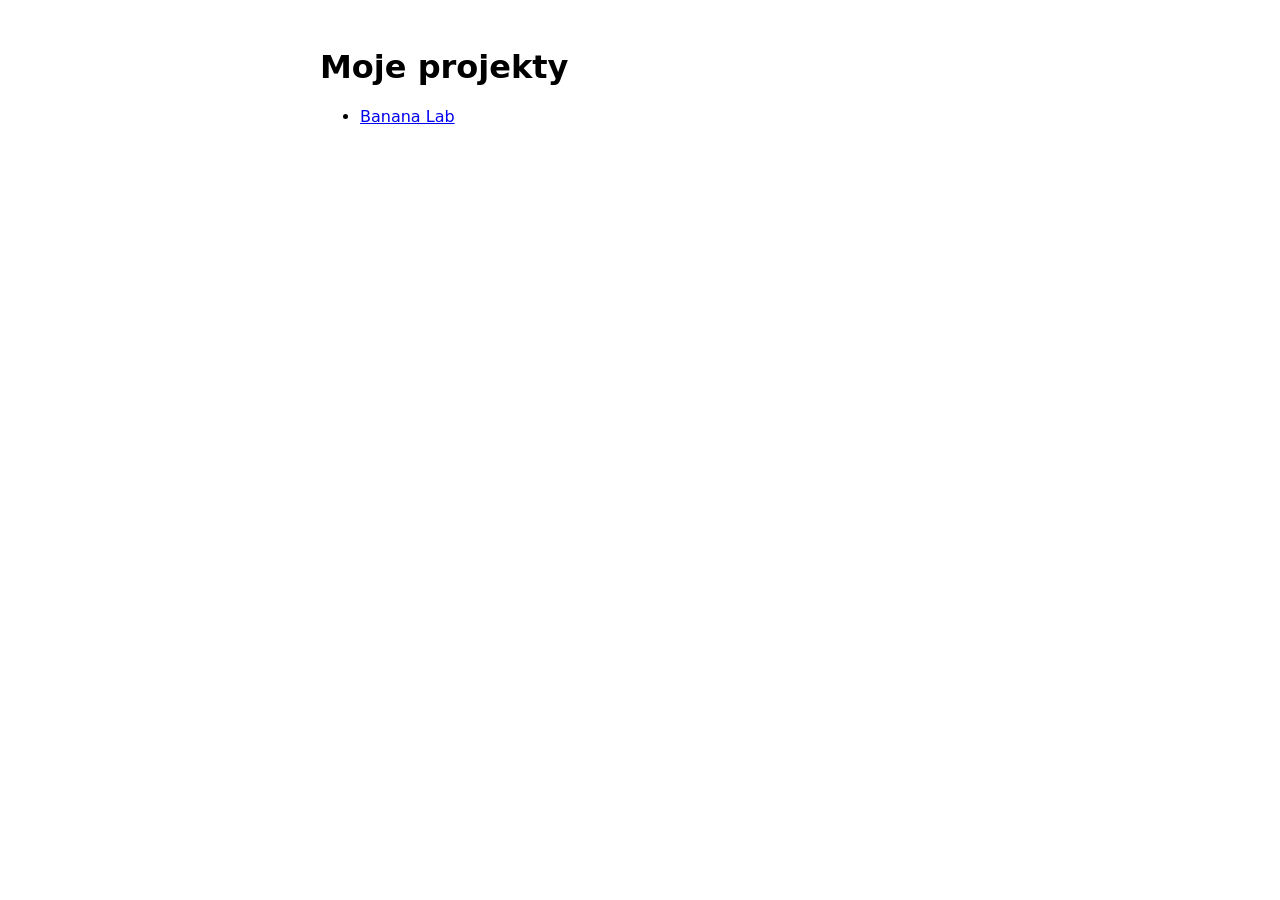
<file: index.html>
<!doctype html>
<html lang="pl">
<head>
<meta charset="utf-8">
<meta name="viewport" content="width=device-width, initial-scale=1">
<title>Projekty – Pierozek</title>
</head>
<body style="font-family: system-ui, sans-serif; max-width: 640px; margin: 48px auto; padding: 0 16px">
<h1>Moje projekty</h1>
<ul>
  <li><a href="banana-lab/">Banana Lab</a></li>
</ul>
</body>
</html>
</file>
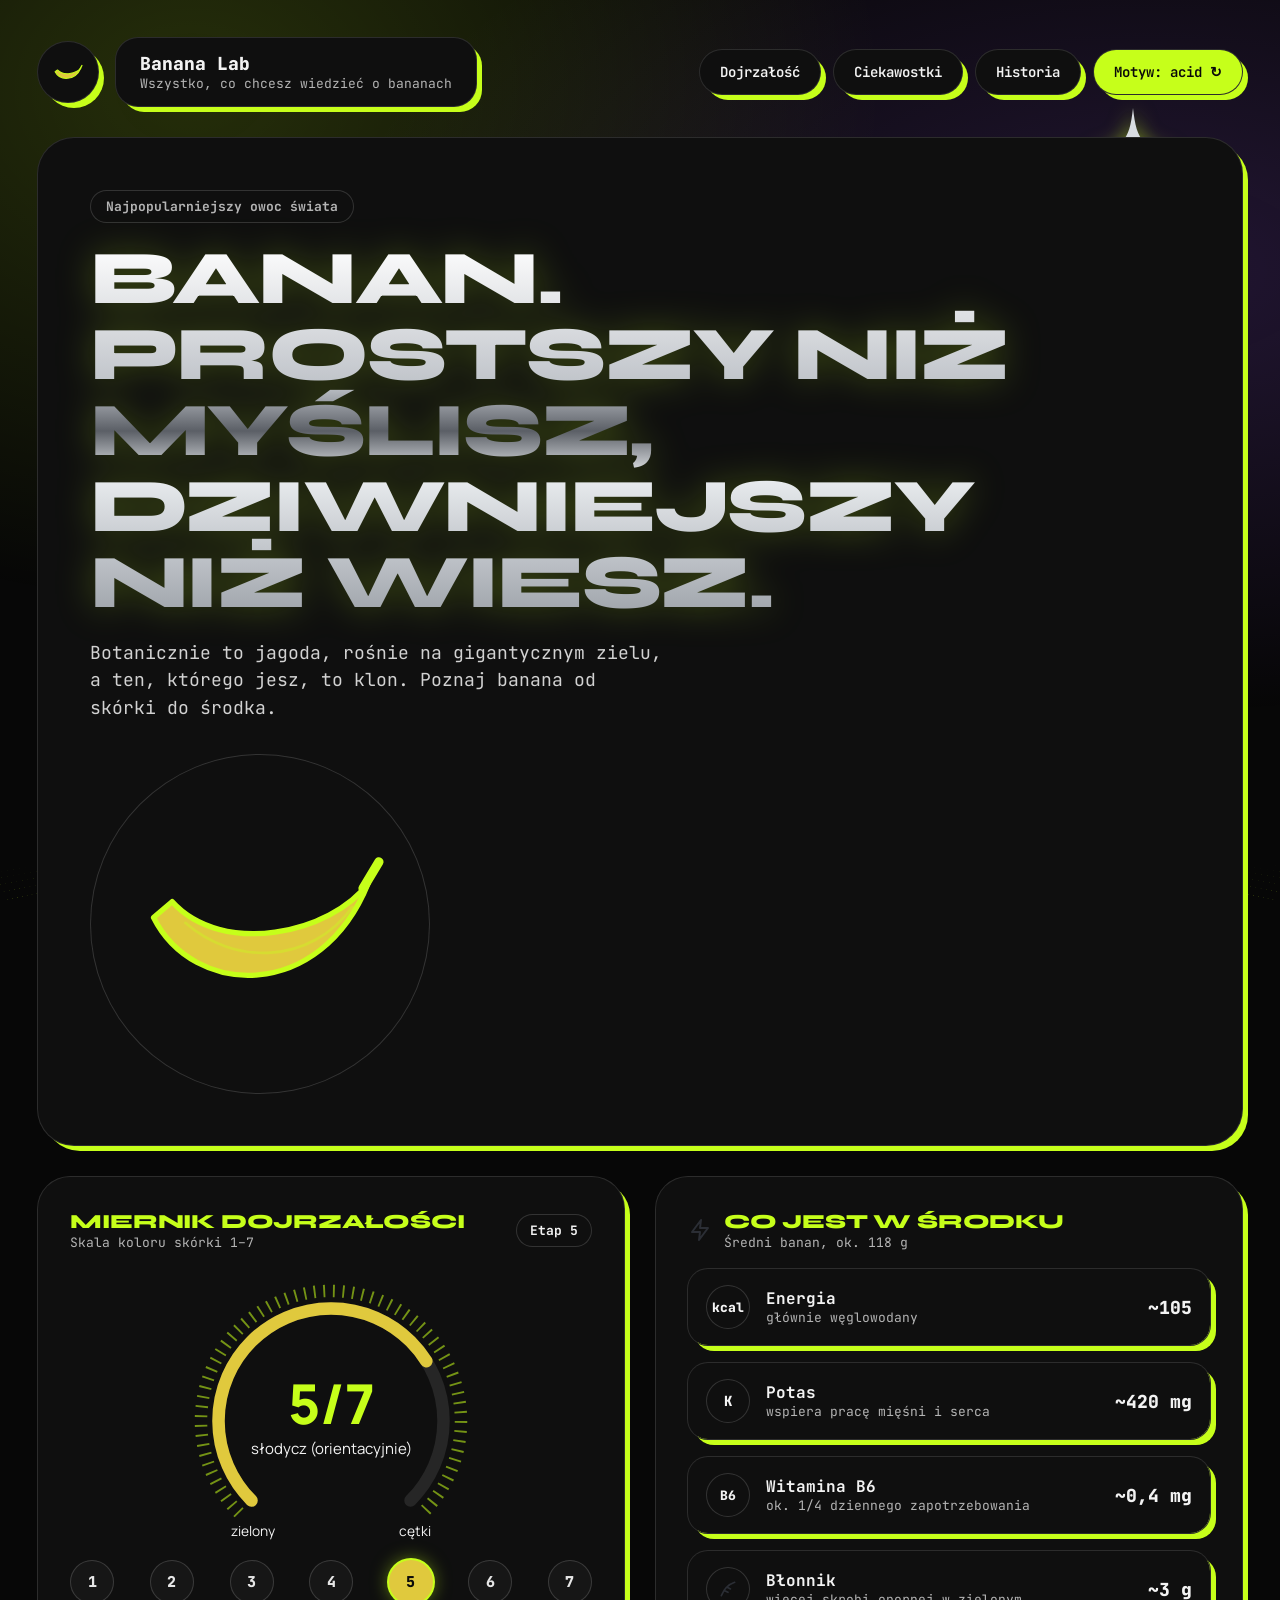
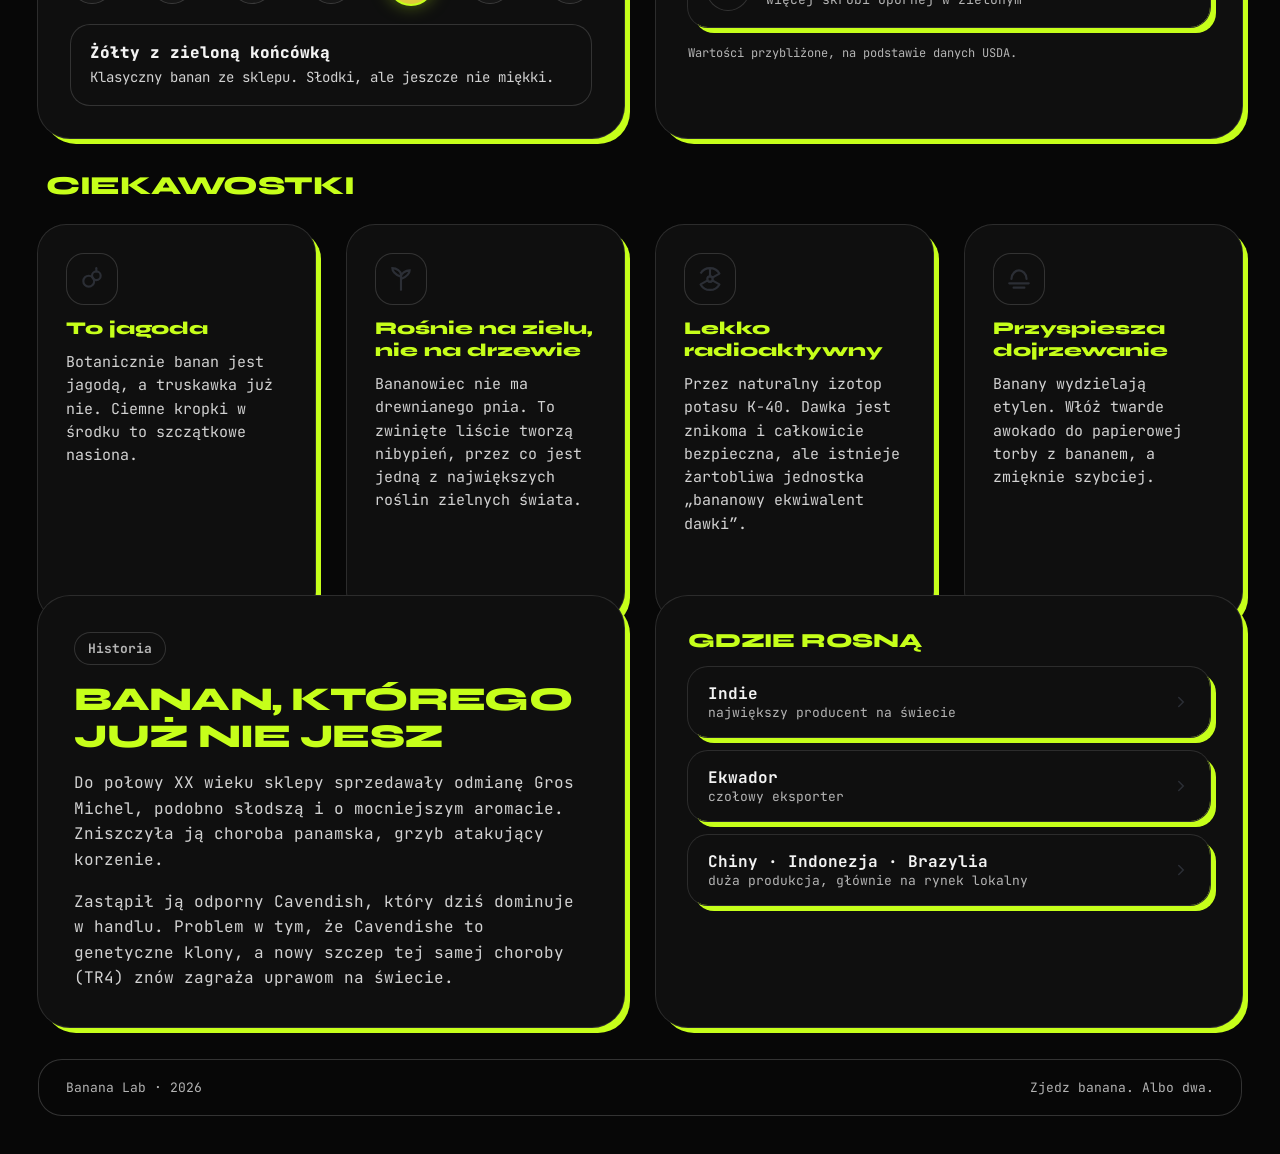
<file: banana-lab/index.html>
<!doctype html>
<html lang="pl" data-fx="neu" style="--fx-bg:#E4E6EA">
<head>
<meta charset="utf-8">
<script>try{if(sessionStorage.getItem("fxNav"))document.documentElement.classList.add("fx-arriving")}catch(e){}</script>
<link rel="stylesheet" href="fx.css">
<script>(function(){var t=["neu","glass","acid"],q=new URLSearchParams(location.search).get("theme");document.documentElement.dataset.theme=t.indexOf(q)>-1?q:t[Math.floor(Math.random()*3)];})();</script>
<link rel="stylesheet" href="themes.css">

<script src="fx.js" defer></script>

<meta name="viewport" content="width=device-width, initial-scale=1">
<title>Banana Lab</title>
<meta name="description" content="Wszystko, co chcesz wiedzieć o bananach: dojrzałość, wartości odżywcze, ciekawostki i historia.">
<link rel="preconnect" href="https://fonts.googleapis.com">
<link href="https://fonts.googleapis.com/css2?family=Manrope:wght@400;500;600;700;800&amp;display=swap" rel="stylesheet">
<link href="https://fonts.googleapis.com/css2?family=Antonio:wght@600;700&family=Syne:wght@600;800&family=JetBrains+Mono:wght@500&display=swap" rel="stylesheet">
<style>
body{margin:0;background:#E4E6EA}
a{color:#2B2E35}a:hover{color:#6B5300}
a:focus-visible,button:focus-visible{outline:2px solid #6B5300;outline-offset:3px}
.pill{text-decoration:none;transition:box-shadow .15s ease}
.pill:hover{box-shadow:inset 4px 4px 8px #C3C6CC, inset -4px -4px 8px #FFFFFF}
.row{transition:box-shadow .15s ease}
.row:hover{box-shadow:inset 4px 4px 8px #C3C6CC, inset -4px -4px 8px #FFFFFF}
.stage{cursor:pointer;border:0;font-family:inherit}
.go{display:block;text-decoration:none;color:inherit;border-radius:28px}
.go:hover article,.go:hover .row{box-shadow:inset 4px 4px 8px #C3C6CC, inset -4px -4px 8px #FFFFFF}
.go article{height:100%}
</style>
</head>
<body>
<div class="theme-bg lq-bg" aria-hidden="true"><i class="b1"></i><i class="b2"></i><i class="b3"></i><i class="b4"></i><i class="b5"></i></div>
<div class="theme-bg acid-bg" aria-hidden="true"><div class="acid-grid"></div><svg class="star s1" viewBox="0 0 100 100"><path d="M50 0C54 38 62 46 100 50C62 54 54 62 50 100C46 62 38 54 0 50C38 46 46 38 50 0Z"></path></svg><svg class="star s2" viewBox="0 0 100 100"><path d="M50 0C54 38 62 46 100 50C62 54 54 62 50 100C46 62 38 54 0 50C38 46 46 38 50 0Z"></path></svg><svg class="star s3" viewBox="0 0 100 100"><path d="M50 0C54 38 62 46 100 50C62 54 54 62 50 100C46 62 38 54 0 50C38 46 46 38 50 0Z"></path></svg></div>
<div class="lab-root" style="min-height: 100vh; box-sizing: border-box; background: var(--page, #E4E6EA); font-family: var(--font, 'Manrope', system-ui, sans-serif); color: var(--ink, #2B2E35); padding: clamp(16px, 3vw, 48px)">
<div style="max-width: 1240px; margin: 0 auto; display: flex; flex-direction: column; gap: 32px">

<header style="display: flex; flex-wrap: wrap; align-items: center; justify-content: space-between; gap: 20px">
<div style="display: flex; align-items: center; gap: 18px">
<div style="width: 60px; height: 60px; border-radius: 50%; background: var(--surface, #E4E6EA); box-shadow: var(--raise, 6px 6px 12px #C3C6CC, -6px -6px 12px #FFFFFF); display: flex; align-items: center; justify-content: center">
<svg width="34" height="34" viewBox="0 0 200 120" aria-hidden="true"><path d="M24 58 C 52 112, 140 116, 176 36 C 150 70, 74 86, 38 48 Z" fill="#E0C93D" class="bc-fill" stroke="#2B2E35" stroke-width="6" stroke-linejoin="round"></path><path d="M172 40 L182 22" stroke="#2B2E35" stroke-width="8" stroke-linecap="round"></path></svg>
</div>
<div style="padding: 14px 24px; border-radius: 22px; background: var(--surface, #E4E6EA); box-shadow: var(--raise, 6px 6px 12px #C3C6CC, -6px -6px 12px #FFFFFF)">
<div style="font-weight: 800; font-size: 18px">Banana Lab</div>
<div style="font-size: 13px; color: var(--muted, #5F6470)">Wszystko, co chcesz wiedzieć o bananach</div>
</div>
</div>
<nav aria-label="Sekcje" style="display: flex; flex-wrap: wrap; gap: 14px">
<a class="pill" href="#dojrzalosc" style="padding: 12px 20px; min-height: 44px; box-sizing: border-box; display: flex; align-items: center; border-radius: 999px; background: var(--surface, #E4E6EA); box-shadow: var(--raise, 5px 5px 10px #C3C6CC, -5px -5px 10px #FFFFFF); font-size: 14px; font-weight: 600">Dojrzałość</a>
<a class="pill" href="#ciekawostki" style="padding: 12px 20px; min-height: 44px; box-sizing: border-box; display: flex; align-items: center; border-radius: 999px; background: var(--surface, #E4E6EA); box-shadow: var(--raise, 5px 5px 10px #C3C6CC, -5px -5px 10px #FFFFFF); font-size: 14px; font-weight: 600">Ciekawostki</a>
<a class="pill" href="#historia" style="padding: 12px 20px; min-height: 44px; box-sizing: border-box; display: flex; align-items: center; border-radius: 999px; background: var(--surface, #E4E6EA); box-shadow: var(--raise, 5px 5px 10px #C3C6CC, -5px -5px 10px #FFFFFF); font-size: 14px; font-weight: 600">Historia</a>
<button class="pill theme-btn" type="button" id="themeBtn" aria-label="Wylosuj inny motyw strony" style="padding: 12px 20px; min-height: 44px; box-sizing: border-box; display: flex; align-items: center; border-radius: 999px; background: var(--surface, #E4E6EA); box-shadow: var(--raise, 5px 5px 10px #C3C6CC, -5px -5px 10px #FFFFFF); font-size: 14px; font-weight: 600">Motyw:&nbsp;<span id="themeName">neumorfizm</span>&nbsp;↻</button>
</nav>
</header>

<section style="padding: clamp(28px, 4vw, 56px); border-radius: 36px; background: var(--surface, #E4E6EA); box-shadow: var(--raise, 12px 12px 24px #C3C6CC, -12px -12px 24px #FFFFFF); display: flex; flex-wrap: wrap; align-items: center; justify-content: space-between; gap: 32px">
<div style="flex: 1 1 420px; display: flex; flex-direction: column; gap: 18px">
<span style="align-self: flex-start; padding: 8px 16px; border-radius: 999px; box-shadow: var(--sink, inset 4px 4px 8px #C3C6CC, inset -4px -4px 8px #FFFFFF); font-size: 13px; font-weight: 700; color: var(--muted, #5F6470)">Najpopularniejszy owoc świata</span>
<h1 style="margin: 0; font-weight: 800; font-size: clamp(40px, 6vw, 76px); line-height: 1; letter-spacing: -0.03em">Banan.<br>Prostszy niż myślisz, dziwniejszy niż wiesz.</h1>
<p style="margin: 0; font-size: 18px; line-height: 1.55; color: var(--text2, #4A4E57); max-width: 52ch">Botanicznie to jagoda, rośnie na gigantycznym zielu, a ten, którego jesz, to klon. Poznaj banana od skórki do środka.</p>
</div>
<div style="flex: 0 1 340px; aspect-ratio: 1; max-width: 340px; width: 100%; border-radius: 50%; background: var(--surface, #E4E6EA); box-shadow: var(--sink, inset 10px 10px 20px #C3C6CC, inset -10px -10px 20px #FFFFFF); display: flex; align-items: center; justify-content: center">
<svg width="78%" viewBox="0 0 200 130" role="img" aria-label="Ilustracja banana"><path d="M20 60 C 50 120, 146 124, 182 34 C 154 72, 72 90, 34 48 Z" fill="#E0C93D" class="bc-fill" stroke="#2B2E35" stroke-width="4" stroke-linejoin="round"></path><path d="M44 64 C 80 96, 138 96, 170 52" fill="none" stroke="#2B2E35" stroke-width="2" opacity="0.35" stroke-linecap="round"></path><path d="M178 38 L190 18" stroke="#2B2E35" stroke-width="7" stroke-linecap="round"></path><g id="spots" fill="#5A3B12" style="display:none"><circle cx="70" cy="86" r="3.5"></circle><circle cx="104" cy="96" r="2.5"></circle><circle cx="132" cy="88" r="4"></circle><circle cx="152" cy="70" r="2.5"></circle><circle cx="90" cy="80" r="2"></circle></g></svg>
</div>
</section>

<div style="display: grid; grid-template-columns: repeat(auto-fit, minmax(340px, 1fr)); gap: 32px">

<section id="dojrzalosc" aria-labelledby="ripe-title" style="padding: 32px; border-radius: 32px; background: var(--surface, #E4E6EA); box-shadow: var(--raise, 10px 10px 20px #C3C6CC, -10px -10px 20px #FFFFFF); display: flex; flex-direction: column; gap: 20px">
<div style="display: flex; justify-content: space-between; align-items: center; gap: 12px">
<div>
<h2 id="ripe-title" style="margin: 0; font-size: 20px; font-weight: 800">Miernik dojrzałości</h2>
<div style="font-size: 13px; color: var(--muted, #5F6470)">Skala koloru skórki 1–7</div>
</div>
<span style="padding: 8px 14px; border-radius: 999px; box-shadow: var(--sink, inset 3px 3px 6px #C3C6CC, inset -3px -3px 6px #FFFFFF); font-size: 13px; font-weight: 700">Etap <span id="stage-num">5</span></span>
</div>
<div style="display: flex; justify-content: center">
<svg width="100%" viewBox="0 0 240 215" role="img" id="gauge" aria-label="Wskaźnik dojrzałości banana, etap 5 z 7" style="max-width: 300px">
<path d="M46.5 193.5 A104 104 0 1 1 193.5 193.5" fill="none" stroke="#2B2E35" stroke-width="10" stroke-dasharray="1.5 6.2" opacity="0.55"></path>
<path d="M56.4 183.6 A90 90 0 1 1 183.6 183.6" fill="none" stroke="#D3D6DC" stroke-width="10" stroke-linecap="round"></path>
<path d="M56.4 183.6 A90 90 0 1 1 183.6 183.6" fill="none" id="arc" stroke="#E0C93D" stroke-width="10" stroke-linecap="round" stroke-dasharray="302.9 1000"></path>
<text x="120" y="122" text-anchor="middle" font-family="Manrope, sans-serif" font-weight="800" font-size="44" fill="#2B2E35" id="sugar">5/7</text>
<text x="120" y="146" text-anchor="middle" font-family="Manrope, sans-serif" font-size="12" fill="#5F6470">słodycz (orientacyjnie)</text>
<text x="40" y="212" font-family="Manrope, sans-serif" font-size="11" fill="#5F6470">zielony</text>
<text x="200" y="212" text-anchor="end" font-family="Manrope, sans-serif" font-size="11" fill="#5F6470">cętki</text>
</svg>
</div>
<div role="group" aria-label="Wybierz etap dojrzałości" style="display: flex; justify-content: space-between; flex-wrap: wrap; gap: 8px">
<button class="stage" type="button" data-n="1" aria-pressed="false" aria-label="Etap 1">1</button>
<button class="stage" type="button" data-n="2" aria-pressed="false" aria-label="Etap 2">2</button>
<button class="stage" type="button" data-n="3" aria-pressed="false" aria-label="Etap 3">3</button>
<button class="stage" type="button" data-n="4" aria-pressed="false" aria-label="Etap 4">4</button>
<button class="stage" type="button" data-n="5" aria-pressed="false" aria-label="Etap 5">5</button>
<button class="stage" type="button" data-n="6" aria-pressed="false" aria-label="Etap 6">6</button>
<button class="stage" type="button" data-n="7" aria-pressed="false" aria-label="Etap 7">7</button>

</div>
<div style="padding: 18px 20px; border-radius: 20px; box-shadow: var(--sink, inset 5px 5px 10px #C3C6CC, inset -5px -5px 10px #FFFFFF)">
<div style="font-weight: 800; font-size: 16px"><span id="label">Żółty z zieloną końcówką</span></div>
<div style="font-size: 14px; line-height: 1.5; color: var(--text2, #4A4E57); margin-top: 4px"><span id="desc">Klasyczny banan ze sklepu. Słodki, ale jeszcze nie miękki.</span></div>
</div>
</section>

<section aria-labelledby="nutri-title" style="padding: 32px; border-radius: 32px; background: var(--surface, #E4E6EA); box-shadow: var(--raise, 10px 10px 20px #C3C6CC, -10px -10px 20px #FFFFFF); display: flex; flex-direction: column; gap: 18px">
<div style="display: flex; align-items: center; gap: 12px">
<svg width="24" height="24" viewBox="0 0 24 24" fill="none" stroke="#2B2E35" stroke-width="2" stroke-linecap="round" stroke-linejoin="round" aria-hidden="true"><path d="M13 2 L4 14 H12 L11 22 L20 10 H12 Z"></path></svg>
<div>
<h2 id="nutri-title" style="margin: 0; font-size: 20px; font-weight: 800">Co jest w środku</h2>
<div style="font-size: 13px; color: var(--muted, #5F6470)">Średni banan, ok. 118 g</div>
</div>
</div>
<a class="go" href="energia/"><div class="row" style="display: flex; align-items: center; gap: 16px; padding: 16px 18px; border-radius: 20px; box-shadow: var(--raise, 5px 5px 10px #C3C6CC, -5px -5px 10px #FFFFFF)">
<div style="width: 44px; height: 44px; flex-shrink: 0; border-radius: 50%; box-shadow: var(--sink, inset 3px 3px 6px #C3C6CC, inset -3px -3px 6px #FFFFFF); display: flex; align-items: center; justify-content: center; font-weight: 800; font-size: 13px">kcal</div>
<div style="flex-grow: 1"><div style="font-weight: 700">Energia</div><div style="font-size: 13px; color: var(--muted, #5F6470)">głównie węglowodany</div></div>
<div style="font-weight: 800; font-size: 18px">~105</div>
</div></a>
<a class="go" href="potas/"><div class="row" style="display: flex; align-items: center; gap: 16px; padding: 16px 18px; border-radius: 20px; box-shadow: var(--raise, 5px 5px 10px #C3C6CC, -5px -5px 10px #FFFFFF)">
<div style="width: 44px; height: 44px; flex-shrink: 0; border-radius: 50%; box-shadow: var(--sink, inset 3px 3px 6px #C3C6CC, inset -3px -3px 6px #FFFFFF); display: flex; align-items: center; justify-content: center; font-weight: 800; font-size: 14px">K</div>
<div style="flex-grow: 1"><div style="font-weight: 700">Potas</div><div style="font-size: 13px; color: var(--muted, #5F6470)">wspiera pracę mięśni i serca</div></div>
<div style="font-weight: 800; font-size: 18px">~420 mg</div>
</div></a>
<a class="go" href="b6/"><div class="row" style="display: flex; align-items: center; gap: 16px; padding: 16px 18px; border-radius: 20px; box-shadow: var(--raise, 5px 5px 10px #C3C6CC, -5px -5px 10px #FFFFFF)">
<div style="width: 44px; height: 44px; flex-shrink: 0; border-radius: 50%; box-shadow: var(--sink, inset 3px 3px 6px #C3C6CC, inset -3px -3px 6px #FFFFFF); display: flex; align-items: center; justify-content: center; font-weight: 800; font-size: 13px">B6</div>
<div style="flex-grow: 1"><div style="font-weight: 700">Witamina B6</div><div style="font-size: 13px; color: var(--muted, #5F6470)">ok. 1/4 dziennego zapotrzebowania</div></div>
<div style="font-weight: 800; font-size: 18px">~0,4 mg</div>
</div></a>
<a class="go" href="blonnik/"><div class="row" style="display: flex; align-items: center; gap: 16px; padding: 16px 18px; border-radius: 20px; box-shadow: var(--raise, 5px 5px 10px #C3C6CC, -5px -5px 10px #FFFFFF)">
<div style="width: 44px; height: 44px; flex-shrink: 0; border-radius: 50%; box-shadow: var(--sink, inset 3px 3px 6px #C3C6CC, inset -3px -3px 6px #FFFFFF); display: flex; align-items: center; justify-content: center"><svg width="20" height="20" viewBox="0 0 24 24" fill="none" stroke="#2B2E35" stroke-width="2" stroke-linecap="round" aria-hidden="true"><path d="M4 20 C 8 10, 14 6, 20 4 M8 14 L12 16 M11 10 L15 12"></path></svg></div>
<div style="flex-grow: 1"><div style="font-weight: 700">Błonnik</div><div style="font-size: 13px; color: var(--muted, #5F6470)">więcej skrobi opornej w zielonym</div></div>
<div style="font-weight: 800; font-size: 18px">~3 g</div>
</div></a>
<div style="font-size: 12px; color: var(--muted, #5F6470)">Wartości przybliżone, na podstawie danych USDA.</div>
</section>

</div>

<section id="ciekawostki" aria-labelledby="facts-title" style="display: flex; flex-direction: column; gap: 24px">
<h2 id="facts-title" style="margin: 0 0 0 8px; font-size: 26px; font-weight: 800; letter-spacing: -0.02em">Ciekawostki</h2>
<div style="display: grid; grid-template-columns: repeat(auto-fit, minmax(260px, 1fr)); gap: 32px">
<a class="go" href="jagoda/"><article style="padding: 28px; border-radius: 28px; background: var(--surface, #E4E6EA); box-shadow: var(--raise, 10px 10px 20px #C3C6CC, -10px -10px 20px #FFFFFF); display: flex; flex-direction: column; gap: 12px">
<div style="width: 52px; height: 52px; border-radius: 18px; box-shadow: var(--sink, inset 4px 4px 8px #C3C6CC, inset -4px -4px 8px #FFFFFF); display: flex; align-items: center; justify-content: center"><svg width="26" height="26" viewBox="0 0 24 24" fill="none" stroke="#2B2E35" stroke-width="2" aria-hidden="true"><circle cx="9" cy="14" r="5"></circle><circle cx="16" cy="9" r="4"></circle><path d="M16 5 V2" stroke-linecap="round"></path></svg></div>
<h3 style="margin: 0; font-size: 18px; font-weight: 800">To jagoda</h3>
<p style="margin: 0; font-size: 15px; line-height: 1.55; color: var(--text2, #4A4E57)">Botanicznie banan jest jagodą, a truskawka już nie. Ciemne kropki w środku to szczątkowe nasiona.</p>
</article></a>
<a class="go" href="ziele/"><article style="padding: 28px; border-radius: 28px; background: var(--surface, #E4E6EA); box-shadow: var(--raise, 10px 10px 20px #C3C6CC, -10px -10px 20px #FFFFFF); display: flex; flex-direction: column; gap: 12px">
<div style="width: 52px; height: 52px; border-radius: 18px; box-shadow: var(--sink, inset 4px 4px 8px #C3C6CC, inset -4px -4px 8px #FFFFFF); display: flex; align-items: center; justify-content: center"><svg width="26" height="26" viewBox="0 0 24 24" fill="none" stroke="#2B2E35" stroke-width="2" stroke-linecap="round" aria-hidden="true"><path d="M12 22 V8 M12 10 C 6 8, 4 4, 4 2 C 8 2, 12 5, 12 8 M12 12 C 18 10, 20 6, 20 4 C 16 4, 12 7, 12 10"></path></svg></div>
<h3 style="margin: 0; font-size: 18px; font-weight: 800">Rośnie na zielu, nie na drzewie</h3>
<p style="margin: 0; font-size: 15px; line-height: 1.55; color: var(--text2, #4A4E57)">Bananowiec nie ma drewnianego pnia. To zwinięte liście tworzą nibypień, przez co jest jedną z największych roślin zielnych świata.</p>
</article></a>
<a class="go" href="radioaktywny/"><article style="padding: 28px; border-radius: 28px; background: var(--surface, #E4E6EA); box-shadow: var(--raise, 10px 10px 20px #C3C6CC, -10px -10px 20px #FFFFFF); display: flex; flex-direction: column; gap: 12px">
<div style="width: 52px; height: 52px; border-radius: 18px; box-shadow: var(--sink, inset 4px 4px 8px #C3C6CC, inset -4px -4px 8px #FFFFFF); display: flex; align-items: center; justify-content: center"><svg width="26" height="26" viewBox="0 0 24 24" fill="none" stroke="#2B2E35" stroke-width="2" aria-hidden="true"><circle cx="12" cy="12" r="2.5"></circle><path d="M12 2 A10 10 0 0 1 20.7 7 L14.2 10.7 A2.5 2.5 0 0 0 12 9.5 Z M3.3 7 A10 10 0 0 1 12 2 M20.7 17 A10 10 0 0 1 3.3 17 L9.8 13.3 A2.5 2.5 0 0 0 14.2 13.3 Z" stroke-linejoin="round"></path></svg></div>
<h3 style="margin: 0; font-size: 18px; font-weight: 800">Lekko radioaktywny</h3>
<p style="margin: 0; font-size: 15px; line-height: 1.55; color: var(--text2, #4A4E57)">Przez naturalny izotop potasu K-40. Dawka jest znikoma i całkowicie bezpieczna, ale istnieje żartobliwa jednostka „bananowy ekwiwalent dawki”.</p>
</article></a>
<a class="go" href="dojrzewanie/"><article style="padding: 28px; border-radius: 28px; background: var(--surface, #E4E6EA); box-shadow: var(--raise, 10px 10px 20px #C3C6CC, -10px -10px 20px #FFFFFF); display: flex; flex-direction: column; gap: 12px">
<div style="width: 52px; height: 52px; border-radius: 18px; box-shadow: var(--sink, inset 4px 4px 8px #C3C6CC, inset -4px -4px 8px #FFFFFF); display: flex; align-items: center; justify-content: center"><svg width="26" height="26" viewBox="0 0 24 24" fill="none" stroke="#2B2E35" stroke-width="2" stroke-linecap="round" aria-hidden="true"><path d="M5 12 C 5 7, 9 4, 12 4 C 15 4, 19 7, 19 12 M3 16 H21 M7 20 H17"></path></svg></div>
<h3 style="margin: 0; font-size: 18px; font-weight: 800">Przyspiesza dojrzewanie</h3>
<p style="margin: 0; font-size: 15px; line-height: 1.55; color: var(--text2, #4A4E57)">Banany wydzielają etylen. Włóż twarde awokado do papierowej torby z bananem, a zmięknie szybciej.</p>
</article></a>
</div>
</section>

<div id="historia" style="display: grid; grid-template-columns: repeat(auto-fit, minmax(340px, 1fr)); gap: 32px">
<section aria-labelledby="hist-title" style="padding: 36px; border-radius: 32px; background: var(--surface, #E4E6EA); box-shadow: var(--raise, 10px 10px 20px #C3C6CC, -10px -10px 20px #FFFFFF); display: flex; flex-direction: column; gap: 16px">
<span style="align-self: flex-start; padding: 8px 14px; border-radius: 999px; box-shadow: var(--sink, inset 3px 3px 6px #C3C6CC, inset -3px -3px 6px #FFFFFF); font-size: 13px; font-weight: 700; color: var(--muted, #5F6470)">Historia</span>
<h2 id="hist-title" style="margin: 0; font-size: clamp(24px, 2.6vw, 34px); font-weight: 800; letter-spacing: -0.02em; line-height: 1.1">Banan, którego już nie jesz</h2>
<p style="margin: 0; font-size: 16px; line-height: 1.6; color: var(--text2, #4A4E57)">Do połowy XX wieku sklepy sprzedawały odmianę Gros Michel, podobno słodszą i o mocniejszym aromacie. Zniszczyła ją choroba panamska, grzyb atakujący korzenie.</p>
<p style="margin: 0; font-size: 16px; line-height: 1.6; color: var(--text2, #4A4E57)">Zastąpił ją odporny Cavendish, który dziś dominuje w handlu. Problem w tym, że Cavendishe to genetyczne klony, a nowy szczep tej samej choroby (TR4) znów zagraża uprawom na świecie.</p>
</section>
<section aria-labelledby="where-title" style="padding: 32px; border-radius: 32px; background: var(--surface, #E4E6EA); box-shadow: var(--raise, 10px 10px 20px #C3C6CC, -10px -10px 20px #FFFFFF); display: flex; flex-direction: column; gap: 14px">
<h2 id="where-title" style="margin: 0; font-size: 20px; font-weight: 800">Gdzie rosną</h2>
<a class="go" href="indie/"><div class="row" style="display: flex; align-items: center; justify-content: space-between; gap: 12px; padding: 16px 20px; border-radius: 20px; box-shadow: var(--raise, 5px 5px 10px #C3C6CC, -5px -5px 10px #FFFFFF)"><div><div style="font-weight: 700">Indie</div><div style="font-size: 13px; color: var(--muted, #5F6470)">największy producent na świecie</div></div><svg width="18" height="18" viewBox="0 0 24 24" fill="none" stroke="#2B2E35" stroke-width="2" stroke-linecap="round" aria-hidden="true"><path d="M9 6 L15 12 L9 18"></path></svg></div></a>
<a class="go" href="ekwador/"><div class="row" style="display: flex; align-items: center; justify-content: space-between; gap: 12px; padding: 16px 20px; border-radius: 20px; box-shadow: var(--raise, 5px 5px 10px #C3C6CC, -5px -5px 10px #FFFFFF)"><div><div style="font-weight: 700">Ekwador</div><div style="font-size: 13px; color: var(--muted, #5F6470)">czołowy eksporter</div></div><svg width="18" height="18" viewBox="0 0 24 24" fill="none" stroke="#2B2E35" stroke-width="2" stroke-linecap="round" aria-hidden="true"><path d="M9 6 L15 12 L9 18"></path></svg></div></a>
<a class="go" href="chiny-indonezja-brazylia/"><div class="row" style="display: flex; align-items: center; justify-content: space-between; gap: 12px; padding: 16px 20px; border-radius: 20px; box-shadow: var(--raise, 5px 5px 10px #C3C6CC, -5px -5px 10px #FFFFFF)"><div><div style="font-weight: 700">Chiny · Indonezja · Brazylia</div><div style="font-size: 13px; color: var(--muted, #5F6470)">duża produkcja, głównie na rynek lokalny</div></div><svg width="18" height="18" viewBox="0 0 24 24" fill="none" stroke="#2B2E35" stroke-width="2" stroke-linecap="round" aria-hidden="true"><path d="M9 6 L15 12 L9 18"></path></svg></div></a>
</section>
</div>

<footer style="padding: 20px 28px; border-radius: 24px; box-shadow: var(--sink, inset 5px 5px 10px #C3C6CC, inset -5px -5px 10px #FFFFFF); display: flex; flex-wrap: wrap; justify-content: space-between; gap: 12px; font-size: 13px; color: var(--muted, #5F6470)">
<span>Banana Lab · 2026</span>
<span>Zjedz banana. Albo dwa.</span>
</footer>

</div>
</div>
<script>
const DATA=[
['#6E9A3A','1/7','Cały zielony','Twardy i mało słodki. Dużo skrobi opornej, idealny do gotowania i smażenia.'],
['#86A63C','2/7','Zielony z żółtym śladem','Skrobia zaczyna zamieniać się w cukry. Nadal raczej do kuchni niż na deser.'],
['#A3B53F','3/7','Więcej zielonego niż żółtego','Lekko słodki, wyraźnie jędrny. Dla tych, którzy lubią banana z charakterem.'],
['#C4C443','4/7','Więcej żółtego niż zielonego','Dobry kompromis między jędrnością a słodyczą. Dobrze znosi transport w plecaku.'],
['#E0C93D','5/7','Żółty z zieloną końcówką','Klasyczny banan ze sklepu. Słodki, ale jeszcze nie miękki.'],
['#F2CC32','6/7','Cały żółty','Szczyt formy na deser. Pełny aromat, miękki miąższ.'],
['#E5B52C','7/7','Żółty z brązowymi cętkami','Najsłodszy. Idealny do smoothie, chlebka bananowego i naleśników.']];
const btns=document.querySelectorAll('.stage');
function setStage(n){
  const [color,sugar,label,desc]=DATA[n-1];
  document.querySelectorAll('.bc-fill').forEach(e=>e.setAttribute('fill',color));
  const arc=document.getElementById('arc');
  arc.setAttribute('stroke',color);
  arc.setAttribute('stroke-dasharray',(424.1*n/7).toFixed(1)+' 1000');
  document.getElementById('spots').style.display=n===7?'':'none';
  document.getElementById('stage-num').textContent=n;
  document.getElementById('sugar').textContent=sugar;
  document.getElementById('label').textContent=label;
  document.getElementById('desc').textContent=desc;
  document.getElementById('gauge').setAttribute('aria-label','Wskaźnik dojrzałości banana, etap '+n+' z 7');
  btns.forEach(b=>{
    const on=+b.dataset.n===n;
    b.setAttribute('aria-pressed',on);
    b.style.background=on?DATA[b.dataset.n-1][0]:'#E4E6EA';
    b.style.boxShadow=on?'inset 3px 3px 6px rgba(0,0,0,0.18), inset -3px -3px 6px rgba(255,255,255,0.45)':'4px 4px 8px #C3C6CC, -4px -4px 8px #FFFFFF';
  });
}
btns.forEach(b=>{
  b.style.cssText+='width:44px;height:44px;border-radius:50%;font-weight:800;font-size:15px;color:#2B2E35;';
  b.addEventListener('click',()=>setStage(+b.dataset.n));
});
setStage(5);
</script>
<script>
(function(){
  var H=document.documentElement,N={neu:"neumorfizm",glass:"liquid glass",acid:"acid"};
  var name=document.getElementById("themeName"),btn=document.getElementById("themeBtn");
  function show(){name.textContent=N[H.dataset.theme]||"neumorfizm";}
  show();
  btn.addEventListener("click",function(){
    var t=["neu","glass","acid"].filter(function(x){return x!==H.dataset.theme;});
    H.dataset.theme=t[Math.floor(Math.random()*t.length)];show();
  });
})();
</script>
</body>
</html>
</file>
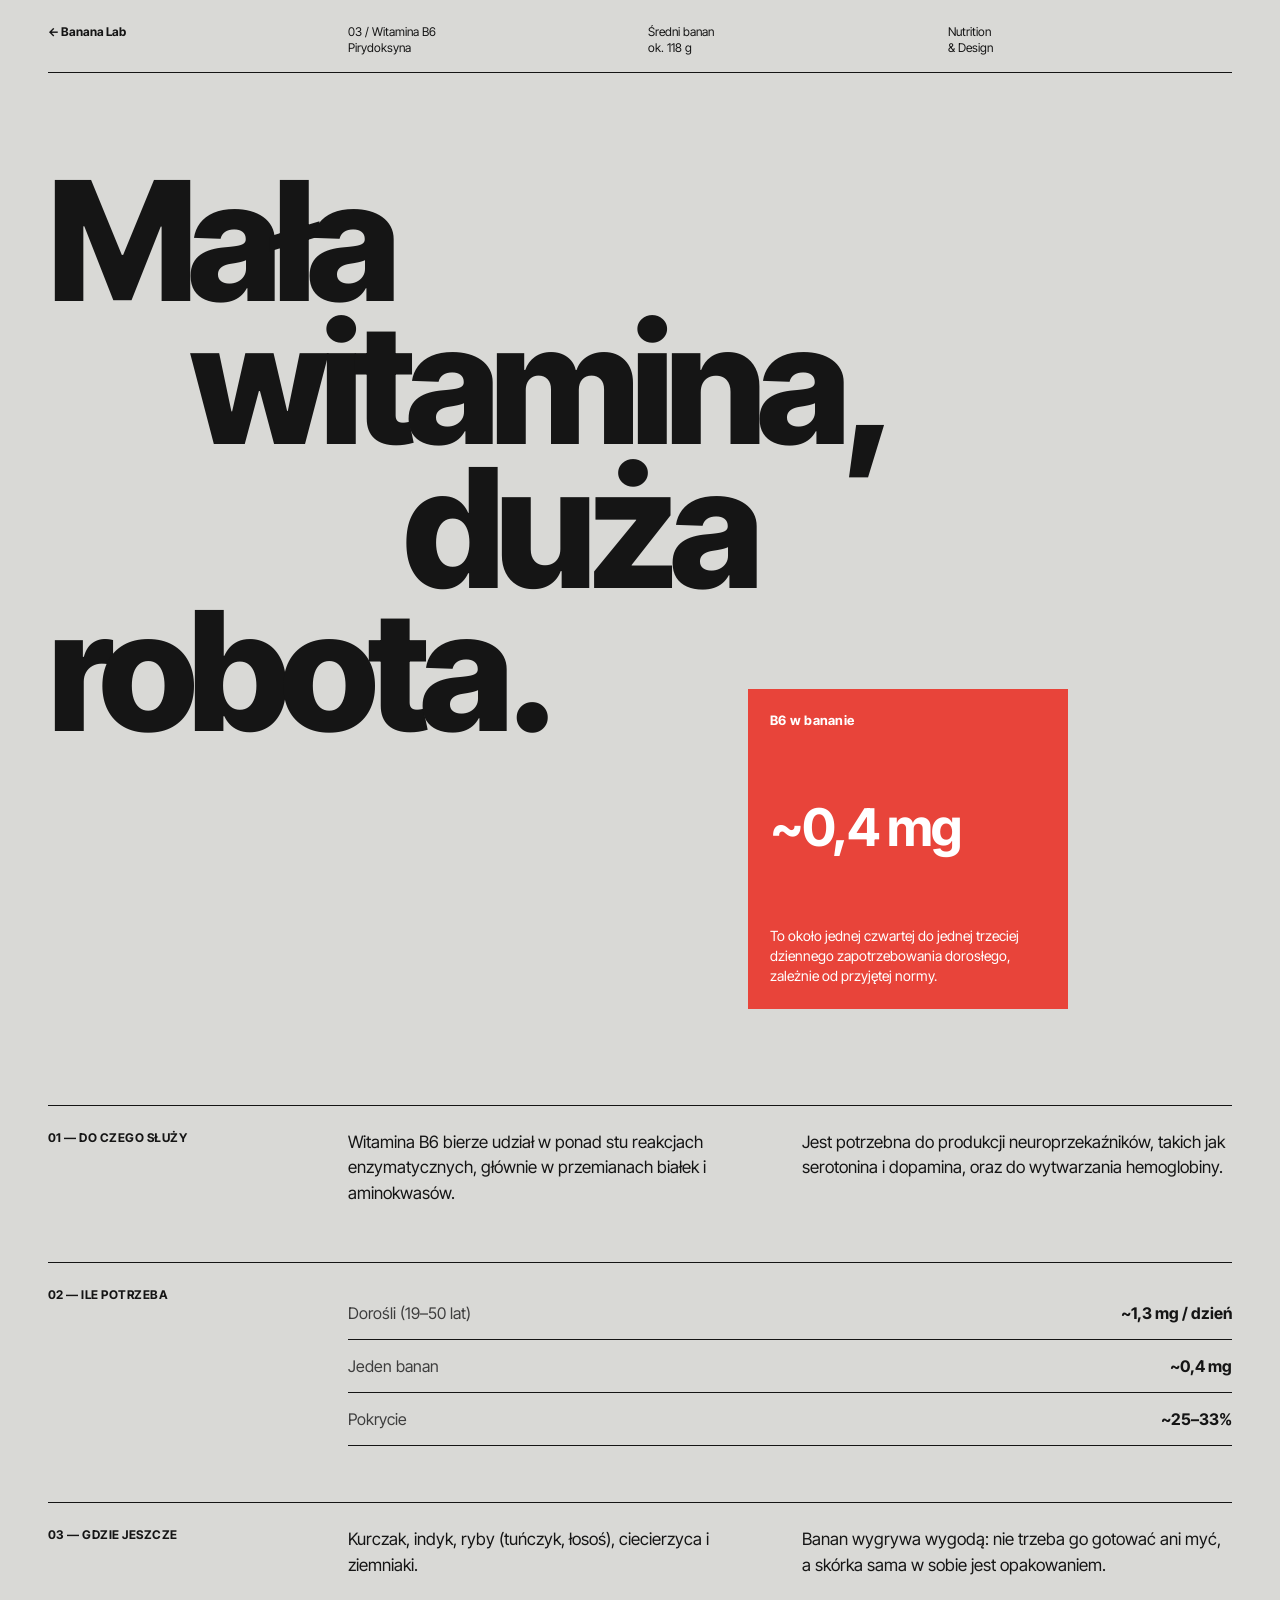
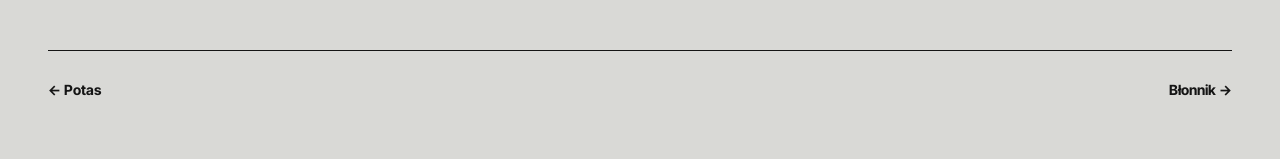
<file: banana-lab/b6/index.html>
<!doctype html>
<html lang="pl" data-fx="swiss" style="--fx-bg:#D9D9D6">
<head>
<meta charset="utf-8">
<script>try{if(sessionStorage.getItem("fxNav"))document.documentElement.classList.add("fx-arriving")}catch(e){}</script>
<link rel="stylesheet" href="../fx.css">
<script src="../fx.js" defer></script>

<meta name="viewport" content="width=device-width, initial-scale=1">
<title>Witamina B6 — Banana Lab</title>
<link rel="preconnect" href="https://fonts.googleapis.com">
<link href="https://fonts.googleapis.com/css2?family=Inter+Tight:wght@400;500;700;800&display=swap" rel="stylesheet">
<style>
:root{--bg:#D9D9D6;--ink:#151515;--red:#E8443A;--muted:#3E3E3E}
*{box-sizing:border-box}
body{margin:0;background:var(--bg);color:var(--ink);font-family:'Inter Tight',Helvetica,Arial,sans-serif}
a{color:var(--ink)}a:focus-visible{outline:2px solid var(--ink);outline-offset:3px}
.page{max-width:1280px;margin:0 auto;padding:24px clamp(16px,4vw,48px) 48px}
.meta{display:grid;grid-template-columns:repeat(4,minmax(0,1fr));gap:16px;font-size:12px;line-height:1.35;padding-bottom:16px;border-bottom:1px solid var(--ink)}
.meta a{text-decoration:none;font-weight:700}
.hero{position:relative;padding:clamp(40px,8vw,96px) 0;display:grid;grid-template-columns:repeat(12,minmax(0,1fr));gap:16px;align-items:start}
.big{grid-column:1/-1;margin:0;font-weight:800;font-size:clamp(56px,13vw,200px);line-height:.86;letter-spacing:-.055em}
.big span{display:block}
.big .in{padding-left:12%}
.big .in2{padding-left:30%}
.redbox{grid-column:8/span 4;margin-top:-18%;background:var(--red);color:#fff;padding:22px;font-size:14px;line-height:1.45;aspect-ratio:1;display:flex;flex-direction:column;justify-content:space-between;max-width:320px}
.redbox b{font-size:13px;letter-spacing:.02em}
.redbox strong{font-size:52px;line-height:1;letter-spacing:-.04em}
.cols{display:grid;grid-template-columns:repeat(12,minmax(0,1fr));gap:16px;border-top:1px solid var(--ink);padding-top:24px}
.label{grid-column:span 3;font-size:12px;font-weight:700;letter-spacing:.04em;text-transform:uppercase}
.body{grid-column:span 9;display:grid;grid-template-columns:repeat(auto-fit,minmax(240px,1fr));gap:24px;font-size:17px;line-height:1.5}
.body p{margin:0}
.table{width:100%;border-collapse:collapse;font-size:16px}
.table td,.table th{border-bottom:1px solid var(--ink);padding:14px 0;text-align:left}
.table th{font-weight:400;color:var(--muted)}
.table td:last-child{text-align:right;font-weight:700}
.row{margin-top:56px}
.foot{margin-top:72px;display:flex;justify-content:space-between;flex-wrap:wrap;gap:16px;border-top:1px solid var(--ink);padding-top:16px;font-size:14px;font-weight:700}
.foot a{text-decoration:none;min-height:44px;display:inline-flex;align-items:center}
@media (max-width:760px){.meta{grid-template-columns:repeat(2,minmax(0,1fr))}.redbox{grid-column:1/-1;margin-top:16px}.label,.body{grid-column:1/-1}.big .in,.big .in2{padding-left:0}}
</style>
</head>
<body>
<div class="page">
<header class="meta">
<a href="../">← Banana Lab</a>
<span>03 / Witamina B6<br>Pirydoksyna</span>
<span>Średni banan<br>ok. 118 g</span>
<span>Nutrition<br>&amp; Design</span>
</header>
<section class="hero" aria-labelledby="h1">
<h1 id="h1" class="big"><span>Mała</span><span class="in">witamina,</span><span class="in2">duża</span><span>robota.</span></h1>
<div class="redbox"><b>B6 w bananie</b><strong>~0,4 mg</strong><span>To około jednej czwartej do jednej trzeciej dziennego zapotrzebowania dorosłego, zależnie od przyjętej normy.</span></div>
</section>
<section class="cols" aria-labelledby="h-role">
<div class="label" id="h-role">01 — Do czego służy</div>
<div class="body">
<p>Witamina B6 bierze udział w ponad stu reakcjach enzymatycznych, głównie w przemianach białek i aminokwasów.</p>
<p>Jest potrzebna do produkcji neuroprzekaźników, takich jak serotonina i dopamina, oraz do wytwarzania hemoglobiny.</p>
</div>
</section>
<section class="cols row" aria-labelledby="h-need">
<div class="label" id="h-need">02 — Ile potrzeba</div>
<div class="body">
<table class="table">
<tbody>
<tr><th scope="row">Dorośli (19–50 lat)</th><td>~1,3 mg / dzień</td></tr>
<tr><th scope="row">Jeden banan</th><td>~0,4 mg</td></tr>
<tr><th scope="row">Pokrycie</th><td>~25–33%</td></tr>
</tbody>
</table>
</div>
</section>
<section class="cols row" aria-labelledby="h-src">
<div class="label" id="h-src">03 — Gdzie jeszcze</div>
<div class="body">
<p>Kurczak, indyk, ryby (tuńczyk, łosoś), ciecierzyca i ziemniaki.</p>
<p>Banan wygrywa wygodą: nie trzeba go gotować ani myć, a skórka sama w sobie jest opakowaniem.</p>
</div>
</section>
<footer class="foot">
<a href="../potas/">← Potas</a>
<a href="../blonnik/">Błonnik →</a>
</footer>
</div>
</body>
</html>
</file>
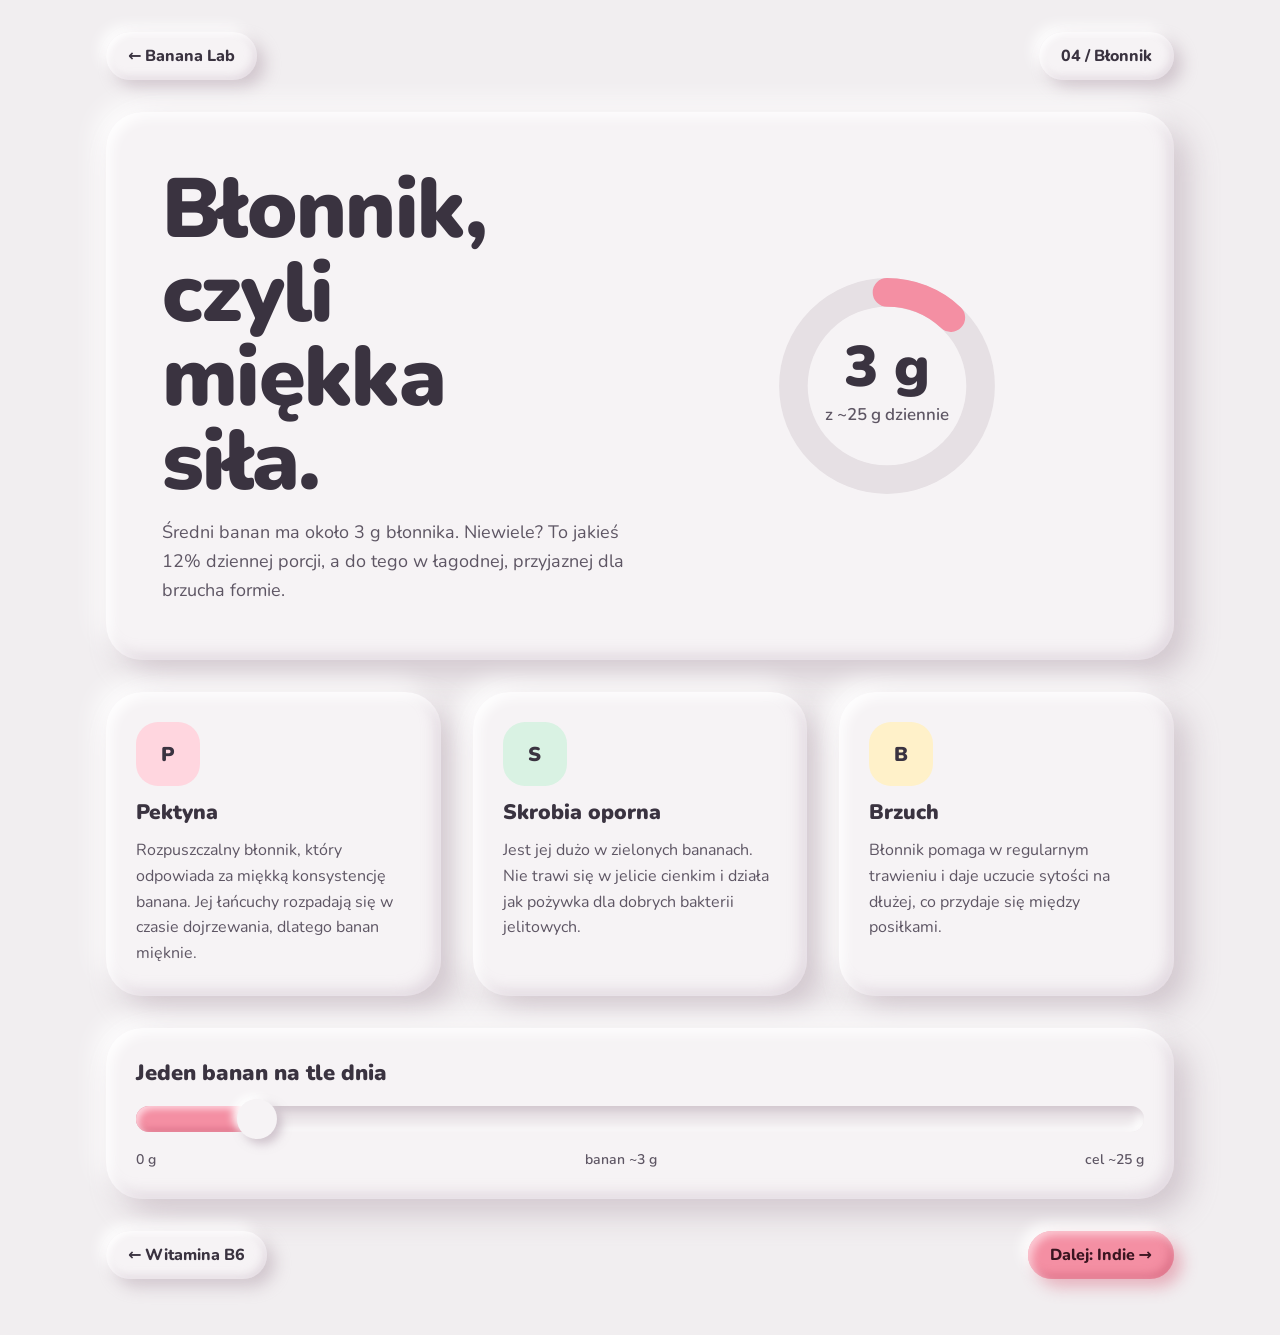
<file: banana-lab/blonnik/index.html>
<!doctype html>
<html lang="pl" data-fx="clay" style="--fx-bg:#F1EEF0">
<head>
<meta charset="utf-8">
<script>try{if(sessionStorage.getItem("fxNav"))document.documentElement.classList.add("fx-arriving")}catch(e){}</script>
<link rel="stylesheet" href="../fx.css">
<script src="../fx.js" defer></script>

<meta name="viewport" content="width=device-width, initial-scale=1">
<title>Błonnik — Banana Lab</title>
<link rel="preconnect" href="https://fonts.googleapis.com">
<link href="https://fonts.googleapis.com/css2?family=Nunito:wght@400;600;800;900&display=swap" rel="stylesheet">
<style>
:root{--bg:#F1EEF0;--ink:#3A3340;--muted:#5E5664;--pink:#F48FA3;--pinkd:#D9667E}
*{box-sizing:border-box}
body{margin:0;background:var(--bg);color:var(--ink);font-family:'Nunito',system-ui,sans-serif}
a{color:var(--ink)}a:focus-visible{outline:3px solid var(--pinkd);outline-offset:3px}
.clay{background:#F6F3F5;border-radius:36px;box-shadow:14px 14px 30px rgba(170,150,165,.45),-10px -10px 24px rgba(255,255,255,.95),inset 6px 6px 12px rgba(255,255,255,.9),inset -6px -6px 14px rgba(190,170,185,.35)}
.wrap{max-width:1100px;margin:0 auto;padding:32px 16px 56px;display:flex;flex-direction:column;gap:32px}
.btn{display:inline-flex;align-items:center;justify-content:center;gap:8px;min-height:48px;padding:12px 22px;border-radius:999px;text-decoration:none;font-weight:800;background:#F6F3F5;box-shadow:8px 8px 16px rgba(170,150,165,.45),-6px -6px 14px rgba(255,255,255,.95),inset 3px 3px 6px rgba(255,255,255,.9),inset -3px -3px 8px rgba(190,170,185,.35)}
.btn.pink{background:var(--pink);color:#3A1520;box-shadow:8px 8px 16px rgba(217,102,126,.45),-6px -6px 14px rgba(255,255,255,.95),inset 4px 4px 8px rgba(255,220,228,.8),inset -4px -4px 10px rgba(180,60,90,.35)}
.top{display:flex;justify-content:space-between;align-items:center;flex-wrap:wrap;gap:12px}
.hero{padding:clamp(28px,5vw,56px);display:grid;grid-template-columns:repeat(auto-fit,minmax(280px,1fr));gap:32px;align-items:center}
h1{margin:0;font-weight:900;font-size:clamp(44px,7vw,84px);line-height:1;letter-spacing:-.02em}
.hero p{font-size:18px;line-height:1.6;color:var(--muted);margin:14px 0 0}
.gauge{display:flex;flex-direction:column;align-items:center;gap:12px}
.gauge svg{width:min(260px,70vw)}
.cards{display:grid;grid-template-columns:repeat(auto-fit,minmax(240px,1fr));gap:32px}
.card{padding:30px;display:flex;flex-direction:column;gap:12px}
.blob{width:64px;height:64px;border-radius:22px;display:flex;align-items:center;justify-content:center;font-weight:900;font-size:20px}
.card h2{margin:0;font-size:21px;font-weight:900}
.card p{margin:0;font-size:16px;line-height:1.6;color:var(--muted)}
.slider{padding:30px;display:flex;flex-direction:column;gap:18px}
.slider h2{margin:0;font-size:22px;font-weight:900}
.track{height:26px;border-radius:999px;background:#ECE7EA;box-shadow:inset 5px 5px 10px rgba(170,150,165,.45),inset -5px -5px 10px rgba(255,255,255,.95);position:relative}
.track i{position:absolute;left:0;top:0;bottom:0;width:12%;border-radius:999px;background:var(--pink);box-shadow:inset 3px 3px 6px rgba(255,220,228,.9),inset -3px -3px 6px rgba(180,60,90,.35)}
.track b{position:absolute;left:12%;top:50%;width:40px;height:40px;transform:translate(-50%,-50%);border-radius:50%;background:#F6F3F5;box-shadow:5px 5px 10px rgba(170,150,165,.5),-4px -4px 8px #fff}
.legend{display:flex;justify-content:space-between;font-size:14px;color:var(--muted);font-weight:600}
.foot{display:flex;justify-content:space-between;flex-wrap:wrap;gap:16px}
</style>
</head>
<body>
<div class="wrap">
<nav class="top" aria-label="Nawigacja"><a class="btn" href="../">← Banana Lab</a><span class="btn" aria-hidden="true" style="pointer-events:none">04 / Błonnik</span></nav>
<section class="clay hero" aria-labelledby="h1">
<div>
<h1 id="h1">Błonnik,<br>czyli miękka siła.</h1>
<p>Średni banan ma około 3 g błonnika. Niewiele? To jakieś 12% dziennej porcji, a do tego w łagodnej, przyjaznej dla brzucha formie.</p>
</div>
<div class="gauge">
<svg viewBox="0 0 200 200" role="img" aria-label="3 gramy błonnika z 25 zalecanych dziennie">
<circle cx="100" cy="100" r="72" fill="none" stroke="#E6E0E4" stroke-width="22"></circle>
<circle cx="100" cy="100" r="72" fill="none" stroke="#F48FA3" stroke-width="22" stroke-linecap="round" stroke-dasharray="54 453" transform="rotate(-90 100 100)"></circle>
<text x="100" y="100" text-anchor="middle" font-family="Nunito" font-weight="900" font-size="44" fill="#3A3340">3 g</text>
<text x="100" y="126" text-anchor="middle" font-family="Nunito" font-weight="600" font-size="13" fill="#5E5664">z ~25 g dziennie</text>
</svg>
</div>
</section>
<section class="cards" aria-label="Rodzaje błonnika">
<article class="clay card"><div class="blob" style="background:#FFD6DF">P</div><h2>Pektyna</h2><p>Rozpuszczalny błonnik, który odpowiada za miękką konsystencję banana. Jej łańcuchy rozpadają się w czasie dojrzewania, dlatego banan mięknie.</p></article>
<article class="clay card"><div class="blob" style="background:#D9F2E3">S</div><h2>Skrobia oporna</h2><p>Jest jej dużo w zielonych bananach. Nie trawi się w jelicie cienkim i działa jak pożywka dla dobrych bakterii jelitowych.</p></article>
<article class="clay card"><div class="blob" style="background:#FFF1C9">B</div><h2>Brzuch</h2><p>Błonnik pomaga w regularnym trawieniu i daje uczucie sytości na dłużej, co przydaje się między posiłkami.</p></article>
</section>
<section class="clay slider" aria-labelledby="h-day">
<h2 id="h-day">Jeden banan na tle dnia</h2>
<div class="track" role="img" aria-label="Jeden banan pokrywa około 12 procent dziennego zapotrzebowania na błonnik"><i></i><b></b></div>
<div class="legend"><span>0 g</span><span>banan ~3 g</span><span>cel ~25 g</span></div>
</section>
<footer class="foot"><a class="btn" href="../b6/">← Witamina B6</a><a class="btn pink" href="../indie/">Dalej: Indie →</a></footer>
</div>
</body>
</html>
</file>
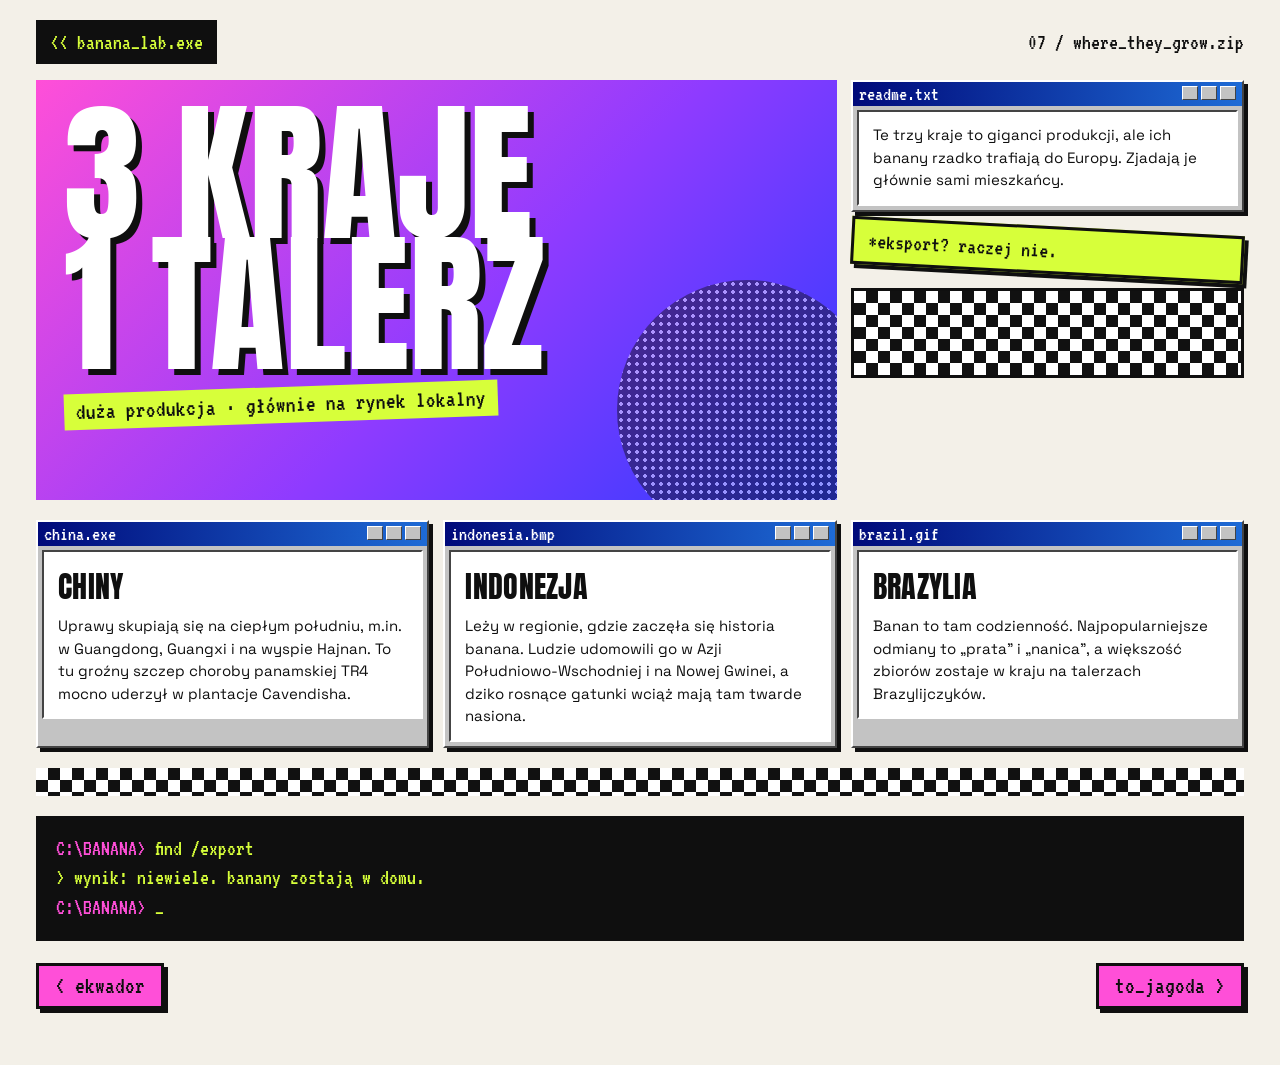
<file: banana-lab/chiny-indonezja-brazylia/index.html>
<!doctype html>
<html lang="pl" data-fx="maximal" style="--fx-bg:#FF4FD8">
<head>
<meta charset="utf-8">
<script>try{if(sessionStorage.getItem("fxNav"))document.documentElement.classList.add("fx-arriving")}catch(e){}</script>
<link rel="stylesheet" href="../fx.css">
<script src="../fx.js" defer></script>

<meta name="viewport" content="width=device-width, initial-scale=1">
<title>Chiny · Indonezja · Brazylia — Banana Lab</title>
<link rel="preconnect" href="https://fonts.googleapis.com">
<link href="https://fonts.googleapis.com/css2?family=Anton&family=VT323&family=Space+Grotesk:wght@400;600&display=swap" rel="stylesheet">
<style>
:root{--pink:#FF4FD8;--lime:#D7FF3A;--blue:#2B3BFF;--ink:#0F0F0F;--paper:#F3F0E8}
*{box-sizing:border-box}
body{margin:0;background:var(--paper);color:var(--ink);font-family:'Space Grotesk',system-ui,sans-serif;overflow-x:hidden}
a{color:var(--ink)}a:focus-visible{outline:3px solid var(--blue);outline-offset:3px}
.page{max-width:1240px;margin:0 auto;padding:20px 16px 56px;position:relative}
.top{display:flex;justify-content:space-between;align-items:center;flex-wrap:wrap;gap:10px;font-family:'VT323',monospace;font-size:22px}
.top a{background:var(--ink);color:var(--lime);padding:8px 14px;text-decoration:none;min-height:44px;display:inline-flex;align-items:center}
.collage{position:relative;margin-top:16px;display:grid;grid-template-columns:repeat(12,minmax(0,1fr));gap:14px;align-items:start}
.halftone{background-color:#111;background-image:radial-gradient(#fff 28%,transparent 30%);background-size:8px 8px}
.checker{background:repeating-conic-gradient(#111 0 25%,#fff 0 50%) 0 0/24px 24px}
.title{grid-column:1/span 8;position:relative;padding:28px;min-height:420px;background:linear-gradient(135deg,var(--pink),#8F3BFF 55%,var(--blue));overflow:hidden}
.title h1{position:relative;margin:0;font-family:'Anton',sans-serif;font-weight:400;font-size:clamp(64px,12vw,170px);line-height:.85;color:#fff;text-transform:uppercase;text-shadow:6px 6px 0 var(--ink)}
.title .sub{position:relative;display:inline-block;margin-top:18px;background:var(--lime);padding:6px 12px;font-family:'VT323',monospace;font-size:24px;transform:rotate(-2deg)}
.title .dots{position:absolute;right:-40px;bottom:-40px;width:260px;height:260px;border-radius:50%;opacity:.45}
.side{grid-column:9/span 4;display:flex;flex-direction:column;gap:14px}
.win{background:#C3C3C3;border:2px solid;border-color:#fff #444 #444 #fff;box-shadow:4px 4px 0 var(--ink);font-size:15px}
.win .bar{background:linear-gradient(90deg,#000A7A,#1E6BD6);color:#fff;font-family:'VT323',monospace;font-size:20px;padding:2px 6px;display:flex;justify-content:space-between;align-items:center}
.win .bar i{display:inline-block;width:16px;height:14px;background:#C3C3C3;border:1px solid;border-color:#fff #444 #444 #fff;margin-left:3px}
.win .body{padding:12px 14px;line-height:1.5;background:#fff;margin:4px;border:2px solid;border-color:#444 #fff #fff #444}
.win h2{margin:0 0 6px;font-family:'Anton',sans-serif;font-weight:400;font-size:30px;letter-spacing:.01em;text-transform:uppercase}
.win p{margin:0}
.sticker{display:inline-block;background:var(--lime);border:3px solid var(--ink);padding:10px 14px;font-family:'VT323',monospace;font-size:22px;transform:rotate(3deg);box-shadow:4px 4px 0 var(--ink)}
.row{grid-column:1/-1;display:grid;grid-template-columns:repeat(auto-fit,minmax(260px,1fr));gap:14px;margin-top:6px}
.strip{grid-column:1/-1;height:28px;margin:6px 0}
.term{grid-column:1/-1;background:var(--ink);color:var(--lime);font-family:'VT323',monospace;font-size:22px;padding:18px 20px;line-height:1.35}
.term span{color:var(--pink)}
.foot{display:flex;justify-content:space-between;flex-wrap:wrap;gap:12px;margin-top:22px;font-family:'VT323',monospace;font-size:24px}
.foot a{background:var(--pink);color:var(--ink);padding:8px 16px;text-decoration:none;border:3px solid var(--ink);box-shadow:4px 4px 0 var(--ink);min-height:44px;display:inline-flex;align-items:center}
@media (max-width:860px){.title,.side{grid-column:1/-1}}
</style>
</head>
<body>
<div class="page">
<nav class="top" aria-label="Nawigacja"><a href="../">&lt;&lt; banana_lab.exe</a><span>07 / where_they_grow.zip</span></nav>
<div class="collage">
<header class="title">
<div class="dots halftone" aria-hidden="true"></div>
<h1>3 kraje<br>1 talerz</h1>
<span class="sub">duża produkcja · głównie na rynek lokalny</span>
</header>
<aside class="side">
<div class="win"><div class="bar">readme.txt<span aria-hidden="true"><i></i><i></i><i></i></span></div><div class="body"><p>Te trzy kraje to giganci produkcji, ale ich banany rzadko trafiają do Europy. Zjadają je głównie sami mieszkańcy.</p></div></div>
<span class="sticker">*eksport? raczej nie.</span>
<div class="checker" style="height:90px;border:3px solid var(--ink)" aria-hidden="true"></div>
</aside>
<div class="row">
<article class="win"><div class="bar">china.exe<span aria-hidden="true"><i></i><i></i><i></i></span></div><div class="body"><h2>Chiny</h2><p>Uprawy skupiają się na ciepłym południu, m.in. w Guangdong, Guangxi i na wyspie Hajnan. To tu groźny szczep choroby panamskiej TR4 mocno uderzył w plantacje Cavendisha.</p></div></article>
<article class="win"><div class="bar">indonesia.bmp<span aria-hidden="true"><i></i><i></i><i></i></span></div><div class="body"><h2>Indonezja</h2><p>Leży w regionie, gdzie zaczęła się historia banana. Ludzie udomowili go w Azji Południowo-Wschodniej i na Nowej Gwinei, a dziko rosnące gatunki wciąż mają tam twarde nasiona.</p></div></article>
<article class="win"><div class="bar">brazil.gif<span aria-hidden="true"><i></i><i></i><i></i></span></div><div class="body"><h2>Brazylia</h2><p>Banan to tam codzienność. Najpopularniejsze odmiany to „prata” i „nanica”, a większość zbiorów zostaje w kraju na talerzach Brazylijczyków.</p></div></article>
</div>
<div class="strip checker" aria-hidden="true"></div>
<div class="term" role="note"><span>C:\BANANA&gt;</span> find /export<br>&gt; wynik: niewiele. banany zostają w domu.<br><span>C:\BANANA&gt;</span> _</div>
</div>
<footer class="foot"><a href="../ekwador/">&lt; ekwador</a><a href="../jagoda/">to_jagoda &gt;</a></footer>
</div>
</body>
</html>
</file>
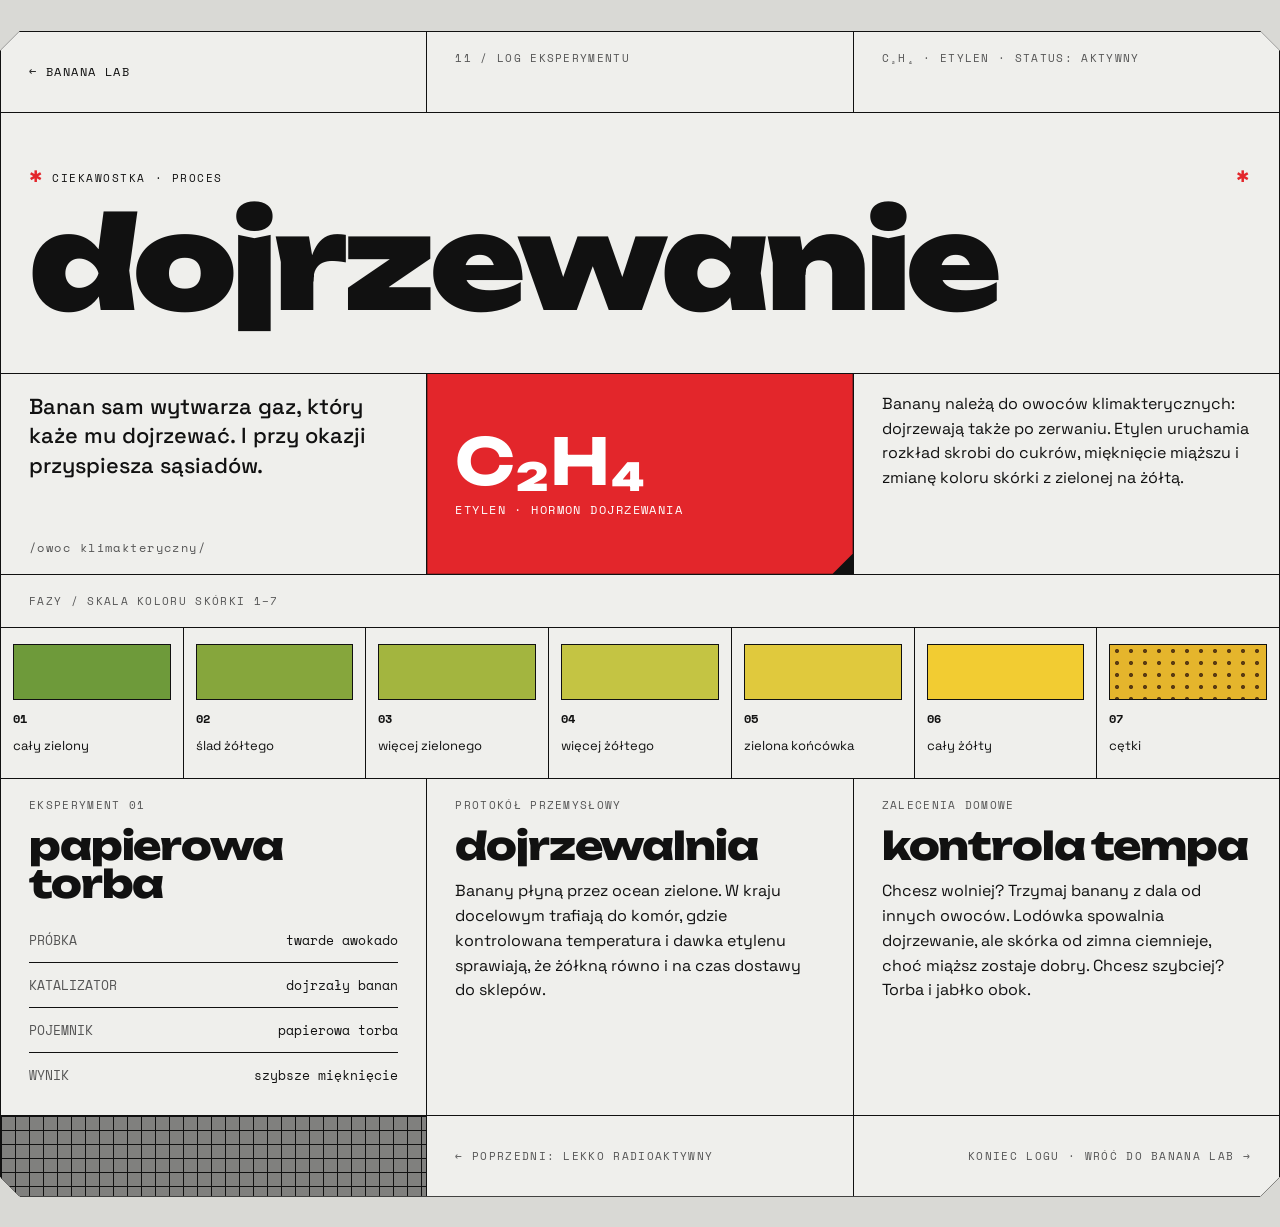
<file: banana-lab/dojrzewanie/index.html>
<!doctype html>
<html lang="pl" data-fx="cybercore" style="--fx-bg:#D9D9D5">
<head>
<meta charset="utf-8">
<script>try{if(sessionStorage.getItem("fxNav"))document.documentElement.classList.add("fx-arriving")}catch(e){}</script>
<link rel="stylesheet" href="../fx.css">
<script src="../fx.js" defer></script>

<meta name="viewport" content="width=device-width, initial-scale=1">
<title>Dojrzewanie — Banana Lab</title>
<link rel="preconnect" href="https://fonts.googleapis.com">
<link href="https://fonts.googleapis.com/css2?family=Unbounded:wght@800;900&family=Space+Mono:wght@400;700&family=Space+Grotesk:wght@400;500&display=swap" rel="stylesheet">
<style>
:root{--bg:#D9D9D5;--cell:#EFEFEC;--ink:#111;--red:#E3262B;--muted:#555}
*{box-sizing:border-box}
body{margin:0;background:var(--bg);color:var(--ink);font-family:'Space Grotesk',system-ui,sans-serif}
a{color:var(--ink)}a:hover{color:#B71C21}a:focus-visible{outline:2px solid var(--red);outline-offset:3px}
.outer{max-width:1320px;margin:clamp(12px,2.4vw,36px) auto;padding:1px;background:var(--ink);clip-path:polygon(20px 0,calc(100% - 20px) 0,100% 20px,100% calc(100% - 20px),calc(100% - 20px) 100%,20px 100%,0 calc(100% - 20px),0 20px)}
.grid{display:flex;flex-direction:column;gap:1px;background:var(--ink)}
.row{display:grid;gap:1px;background:var(--ink)}
.c{background:var(--cell);padding:18px 28px}
.mono{font-family:'Space Mono',monospace;font-size:11px;letter-spacing:.12em;color:var(--muted)}
.r3{grid-template-columns:repeat(auto-fit,minmax(220px,1fr))}
.r7{grid-template-columns:repeat(7,minmax(0,1fr))}
nav a{font-family:'Space Mono',monospace;font-size:12px;letter-spacing:.12em;text-decoration:none;min-height:44px;display:inline-flex;align-items:center}
.hero{padding:clamp(28px,4vw,56px) 28px}
.hero .lbl{font-family:'Space Mono',monospace;font-size:11px;letter-spacing:.14em;display:flex;justify-content:space-between}
.hero .lbl i{color:var(--red);font-style:normal;font-size:16px}
h1{margin:16px 0 0;font-family:'Unbounded',sans-serif;font-weight:900;font-size:clamp(40px,10vw,150px);line-height:.92;letter-spacing:-.035em;text-transform:lowercase}
.lead{font-size:clamp(19px,1.7vw,24px);line-height:1.35;font-weight:500;margin:0;max-width:30ch}
.formula{background:var(--red);color:#fff;display:flex;flex-direction:column;justify-content:center;gap:8px;min-height:200px;clip-path:polygon(0 0,100% 0,100% calc(100% - 20px),calc(100% - 20px) 100%,0 100%)}
.formula b{font-family:'Unbounded',sans-serif;font-size:clamp(40px,5vw,64px);line-height:1}
.formula span{font-family:'Space Mono',monospace;font-size:12px;letter-spacing:.12em}
.stage{padding:16px 12px;display:flex;flex-direction:column;gap:10px;min-height:150px}
.sw{height:56px;border:1px solid var(--ink)}
.stage b{font-family:'Space Mono',monospace;font-size:12px}
.stage span{font-size:13px;line-height:1.35}
h2{margin:0;font-family:'Unbounded',sans-serif;font-weight:800;font-size:clamp(26px,3vw,40px);letter-spacing:-.03em;line-height:1;text-transform:lowercase}
.txt p{margin:0;font-size:16px;line-height:1.55}
.exp{display:flex;flex-direction:column;gap:0;font-family:'Space Mono',monospace;font-size:13px}
.exp div{display:flex;justify-content:space-between;gap:12px;padding:12px 0;border-bottom:1px solid var(--ink)}
.exp div:last-child{border-bottom:0}
.exp span:first-child{color:var(--muted)}
.gridpat{min-height:80px;background-image:linear-gradient(var(--ink) 1px,transparent 1px),linear-gradient(90deg,var(--ink) 1px,transparent 1px);background-size:14px 14px;opacity:.5}
@media (max-width:760px){.r7{grid-template-columns:repeat(2,minmax(0,1fr))}}
</style>
</head>
<body>
<div class="outer"><div class="grid">
<div class="row r3">
<nav class="c" aria-label="Nawigacja"><a href="../">← BANANA LAB</a></nav>
<div class="c mono">11 / LOG EKSPERYMENTU</div>
<div class="c mono">C₂H₄ · ETYLEN · STATUS: AKTYWNY</div>
</div>
<header class="c hero">
<div class="lbl"><span><i>✱</i>  CIEKAWOSTKA · PROCES</span><i>✱</i></div>
<h1>dojrzewanie</h1>
</header>
<div class="row r3">
<div class="c" style="display:flex;flex-direction:column;justify-content:space-between;gap:20px;min-height:200px"><p class="lead">Banan sam wytwarza gaz, który każe mu dojrzewać. I przy okazji przyspiesza sąsiadów.</p><span class="mono" style="font-size:12px">/owoc klimakteryczny/</span></div>
<div class="c formula"><b>C₂H₄</b><span>ETYLEN · HORMON DOJRZEWANIA</span></div>
<div class="c txt"><p>Banany należą do owoców klimakterycznych: dojrzewają także po zerwaniu. Etylen uruchamia rozkład skrobi do cukrów, mięknięcie miąższu i zmianę koloru skórki z zielonej na żółtą.</p></div>
</div>
<div class="c mono">FAZY / SKALA KOLORU SKÓRKI 1–7</div>
<div class="row r7" aria-label="Fazy dojrzewania">
<div class="c stage"><div class="sw" style="background:#6E9A3A"></div><b>01</b><span>cały zielony</span></div>
<div class="c stage"><div class="sw" style="background:#86A63C"></div><b>02</b><span>ślad żółtego</span></div>
<div class="c stage"><div class="sw" style="background:#A3B53F"></div><b>03</b><span>więcej zielonego</span></div>
<div class="c stage"><div class="sw" style="background:#C4C443"></div><b>04</b><span>więcej żółtego</span></div>
<div class="c stage"><div class="sw" style="background:#E0C93D"></div><b>05</b><span>zielona końcówka</span></div>
<div class="c stage"><div class="sw" style="background:#F2CC32"></div><b>06</b><span>cały żółty</span></div>
<div class="c stage"><div class="sw" style="background:#E5B52C;background-image:radial-gradient(#5A3B12 2px,transparent 2.5px);background-size:14px 12px"></div><b>07</b><span>cętki</span></div>
</div>
<div class="row r3">
<section class="c" aria-labelledby="h-exp" style="display:flex;flex-direction:column;gap:14px">
<span class="mono">EKSPERYMENT 01</span>
<h2 id="h-exp">papierowa torba</h2>
<div class="exp">
<div><span>PRÓBKA</span><span>twarde awokado</span></div>
<div><span>KATALIZATOR</span><span>dojrzały banan</span></div>
<div><span>POJEMNIK</span><span>papierowa torba</span></div>
<div><span>WYNIK</span><span>szybsze mięknięcie</span></div>
</div>
</section>
<section class="c txt" aria-labelledby="h-port" style="display:flex;flex-direction:column;gap:14px">
<span class="mono">PROTOKÓŁ PRZEMYSŁOWY</span>
<h2 id="h-port">dojrzewalnia</h2>
<p>Banany płyną przez ocean zielone. W kraju docelowym trafiają do komór, gdzie kontrolowana temperatura i dawka etylenu sprawiają, że żółkną równo i na czas dostawy do sklepów.</p>
</section>
<section class="c txt" aria-labelledby="h-tip" style="display:flex;flex-direction:column;gap:14px">
<span class="mono">ZALECENIA DOMOWE</span>
<h2 id="h-tip">kontrola tempa</h2>
<p>Chcesz wolniej? Trzymaj banany z dala od innych owoców. Lodówka spowalnia dojrzewanie, ale skórka od zimna ciemnieje, choć miąższ zostaje dobry. Chcesz szybciej? Torba i jabłko obok.</p>
</section>
</div>
<div class="row r3">
<div class="c gridpat" aria-hidden="true"></div>
<a class="c mono" href="../radioaktywny/" style="text-decoration:none;display:flex;align-items:center">← POPRZEDNI: LEKKO RADIOAKTYWNY</a>
<a class="c mono" href="../" style="text-decoration:none;display:flex;align-items:center;justify-content:flex-end">KONIEC LOGU · WRÓĆ DO BANANA LAB →</a>
</div>
</div></div>
</body>
</html>
</file>
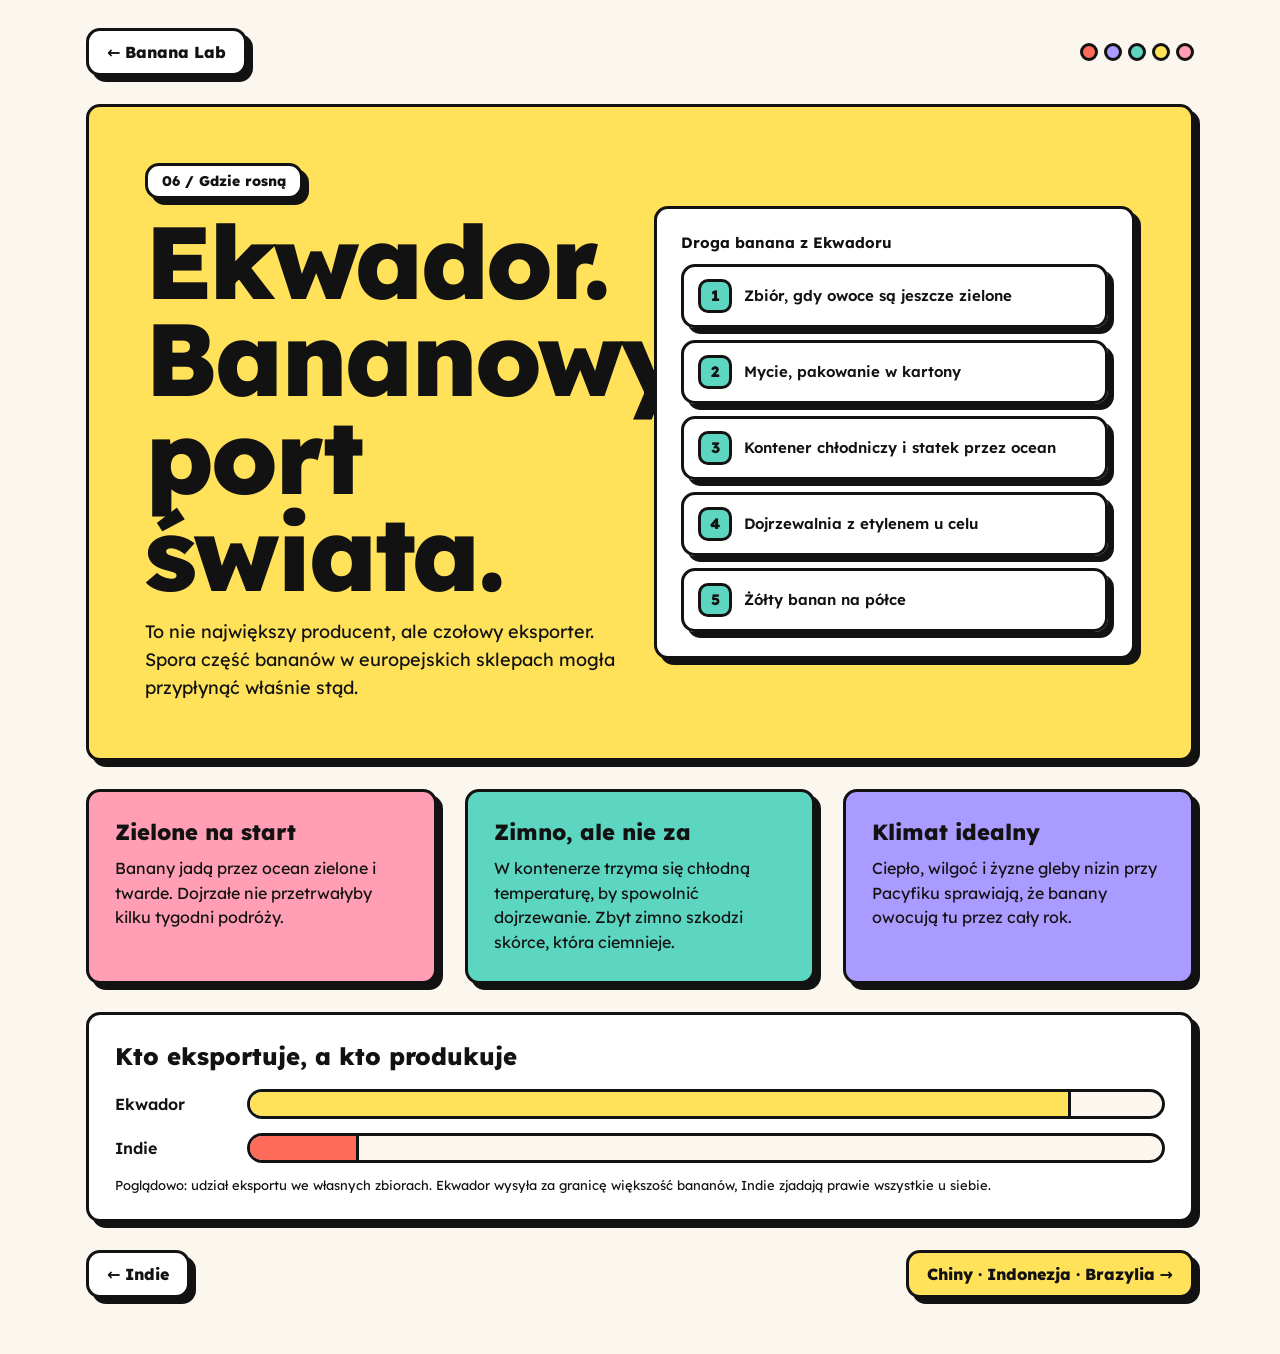
<file: banana-lab/ekwador/index.html>
<!doctype html>
<html lang="pl" data-fx="brutal" style="--fx-bg:#FFE15A">
<head>
<meta charset="utf-8">
<script>try{if(sessionStorage.getItem("fxNav"))document.documentElement.classList.add("fx-arriving")}catch(e){}</script>
<link rel="stylesheet" href="../fx.css">
<script src="../fx.js" defer></script>

<meta name="viewport" content="width=device-width, initial-scale=1">
<title>Ekwador — Banana Lab</title>
<link rel="preconnect" href="https://fonts.googleapis.com">
<link href="https://fonts.googleapis.com/css2?family=Lexend:wght@400;600;800&display=swap" rel="stylesheet">
<style>
:root{--ink:#121212;--bg:#FBF6EE;--yellow:#FFE15A;--pink:#FF9EB5;--teal:#5CD6C0;--purple:#A99BFF;--red:#FF6B5B}
*{box-sizing:border-box}
body{margin:0;background:var(--bg);color:var(--ink);font-family:'Lexend',system-ui,sans-serif}
a{color:var(--ink)}a:focus-visible{outline:3px solid var(--ink);outline-offset:3px}
.b{border:3px solid var(--ink);border-radius:14px;box-shadow:6px 6px 0 var(--ink)}
.wrap{max-width:1140px;margin:0 auto;padding:28px 16px 56px;display:flex;flex-direction:column;gap:28px}
.top{display:flex;justify-content:space-between;align-items:center;flex-wrap:wrap;gap:12px}
.btn{display:inline-flex;align-items:center;gap:8px;min-height:48px;padding:10px 18px;background:#fff;text-decoration:none;font-weight:800;transition:transform .1s,box-shadow .1s}
.btn:hover{transform:translate(3px,3px);box-shadow:3px 3px 0 var(--ink)}
.dots{display:flex;gap:6px}.dots i{width:18px;height:18px;border-radius:50%;border:3px solid var(--ink)}
.hero{background:var(--yellow);padding:clamp(28px,5vw,56px);display:grid;grid-template-columns:repeat(auto-fit,minmax(280px,1fr));gap:28px;align-items:center}
.chip{display:inline-block;padding:6px 14px;background:#fff;font-weight:800;font-size:14px}
h1{margin:14px 0 0;font-weight:800;font-size:clamp(48px,8vw,104px);line-height:.95;letter-spacing:-.03em}
.hero p{font-size:18px;line-height:1.55;margin:16px 0 0;max-width:44ch}
.ship{background:#fff;padding:24px;display:flex;flex-direction:column;gap:12px}
.ship b{font-size:15px}
.step{display:flex;align-items:center;gap:12px;padding:12px 14px;font-weight:600;font-size:15px}
.step span{width:34px;height:34px;flex-shrink:0;border-radius:10px;border:3px solid var(--ink);display:flex;align-items:center;justify-content:center;font-weight:800;background:var(--teal)}
.grid{display:grid;grid-template-columns:repeat(auto-fit,minmax(240px,1fr));gap:28px}
.card{padding:26px;display:flex;flex-direction:column;gap:10px}
.card h2{margin:0;font-size:22px;font-weight:800}
.card p{margin:0;font-size:16px;line-height:1.55}
.bars{background:#fff;padding:26px;display:flex;flex-direction:column;gap:14px}
.bars h2{margin:0 0 4px;font-size:24px;font-weight:800}
.bar{display:grid;grid-template-columns:120px 1fr;gap:12px;align-items:center;font-weight:600}
.bar div{height:30px;border:3px solid var(--ink);border-radius:999px;overflow:hidden;background:var(--bg)}
.bar i{display:block;height:100%;border-right:3px solid var(--ink)}
.note{font-size:13px;margin:0}
.foot{display:flex;justify-content:space-between;flex-wrap:wrap;gap:16px}
</style>
</head>
<body>
<div class="wrap">
<nav class="top" aria-label="Nawigacja"><a class="b btn" href="../">← Banana Lab</a><div class="dots" aria-hidden="true"><i style="background:var(--red)"></i><i style="background:var(--purple)"></i><i style="background:var(--teal)"></i><i style="background:var(--yellow)"></i><i style="background:var(--pink)"></i></div></nav>
<section class="b hero" aria-labelledby="h1">
<div>
<span class="b chip">06 / Gdzie rosną</span>
<h1 id="h1">Ekwador.<br>Bananowy port świata.</h1>
<p>To nie największy producent, ale czołowy eksporter. Spora część bananów w europejskich sklepach mogła przypłynąć właśnie stąd.</p>
</div>
<div class="b ship">
<b>Droga banana z Ekwadoru</b>
<div class="b step"><span>1</span>Zbiór, gdy owoce są jeszcze zielone</div>
<div class="b step"><span>2</span>Mycie, pakowanie w kartony</div>
<div class="b step"><span>3</span>Kontener chłodniczy i statek przez ocean</div>
<div class="b step"><span>4</span>Dojrzewalnia z etylenem u celu</div>
<div class="b step"><span>5</span>Żółty banan na półce</div>
</div>
</section>
<section class="grid" aria-label="Ciekawostki o Ekwadorze">
<article class="b card" style="background:var(--pink)"><h2>Zielone na start</h2><p>Banany jadą przez ocean zielone i twarde. Dojrzałe nie przetrwałyby kilku tygodni podróży.</p></article>
<article class="b card" style="background:var(--teal)"><h2>Zimno, ale nie za</h2><p>W kontenerze trzyma się chłodną temperaturę, by spowolnić dojrzewanie. Zbyt zimno szkodzi skórce, która ciemnieje.</p></article>
<article class="b card" style="background:var(--purple)"><h2>Klimat idealny</h2><p>Ciepło, wilgoć i żyzne gleby nizin przy Pacyfiku sprawiają, że banany owocują tu przez cały rok.</p></article>
</section>
<section class="b bars" aria-labelledby="h-b">
<h2 id="h-b">Kto eksportuje, a kto produkuje</h2>
<div class="bar"><span>Ekwador</span><div><i style="width:90%;background:var(--yellow)"></i></div></div>
<div class="bar"><span>Indie</span><div><i style="width:12%;background:var(--red)"></i></div></div>
<p class="note">Poglądowo: udział eksportu we własnych zbiorach. Ekwador wysyła za granicę większość bananów, Indie zjadają prawie wszystkie u siebie.</p>
</section>
<footer class="foot"><a class="b btn" href="../indie/">← Indie</a><a class="b btn" style="background:var(--yellow)" href="../chiny-indonezja-brazylia/">Chiny · Indonezja · Brazylia →</a></footer>
</div>
</body>
</html>
</file>
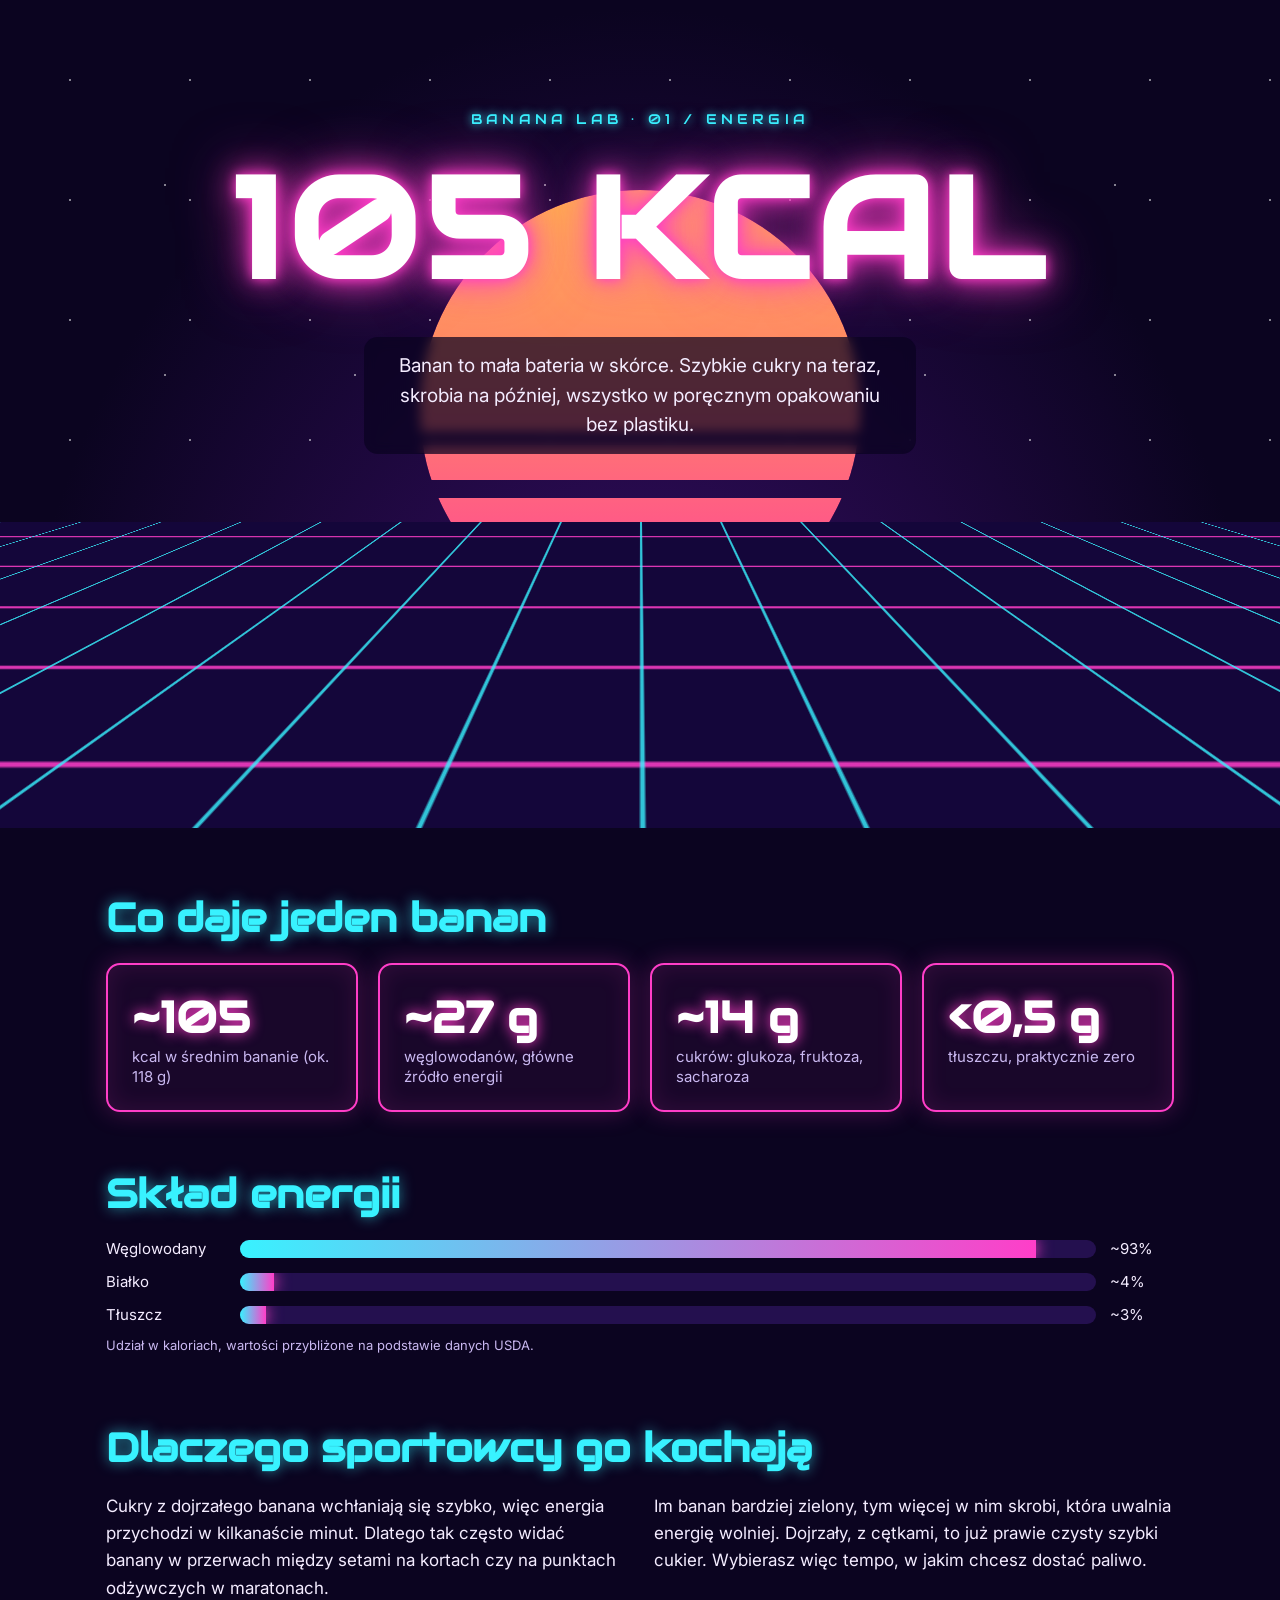
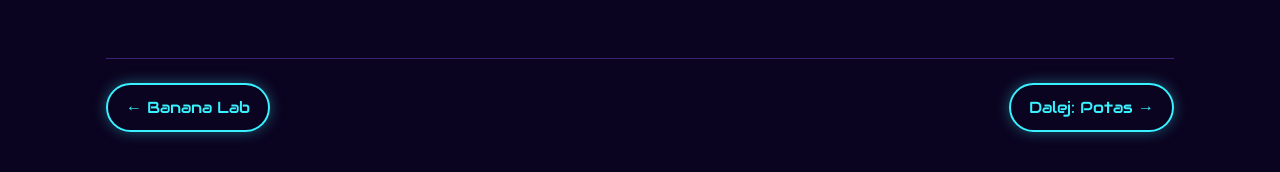
<file: banana-lab/energia/index.html>
<!doctype html>
<html lang="pl" data-fx="synthwave" style="--fx-bg:#0B0420">
<head>
<meta charset="utf-8">
<script>try{if(sessionStorage.getItem("fxNav"))document.documentElement.classList.add("fx-arriving")}catch(e){}</script>
<link rel="stylesheet" href="../fx.css">
<script src="../fx.js" defer></script>

<meta name="viewport" content="width=device-width, initial-scale=1">
<title>Energia — Banana Lab</title>
<link rel="preconnect" href="https://fonts.googleapis.com">
<link href="https://fonts.googleapis.com/css2?family=Audiowide&family=Inter:wght@400;600&display=swap" rel="stylesheet">
<style>
:root{--pink:#FF3EC8;--cyan:#38F2FF;--sun1:#FFB547;--sun2:#FF3E9A;--bg:#0B0420;--ink:#F4ECFF;--muted:#C9B8F0}
*{box-sizing:border-box}
body{margin:0;background:var(--bg);color:var(--ink);font-family:'Inter',system-ui,sans-serif;overflow-x:hidden}
a{color:var(--cyan)}a:focus-visible{outline:2px solid var(--cyan);outline-offset:4px}
.hero{position:relative;min-height:92vh;display:flex;flex-direction:column;align-items:center;justify-content:center;text-align:center;padding:96px 16px 40vh;overflow:hidden;background:radial-gradient(ellipse at 50% 100%,#3A0E6B 0%,var(--bg) 70%)}
.stars{position:absolute;inset:0;background-image:radial-gradient(#fff 1px,transparent 1.5px),radial-gradient(#fff 1px,transparent 1.5px);background-size:120px 120px,190px 190px;background-position:10px 20px,70px 90px;opacity:.5}
.sun{position:absolute;bottom:22vh;left:50%;transform:translateX(-50%);width:min(440px,80vw);aspect-ratio:1;border-radius:50%;background:linear-gradient(var(--sun1),var(--sun2));-webkit-mask:linear-gradient(#000 0 55%,transparent 55% 58%,#000 58% 66%,transparent 66% 70%,#000 70% 76%,transparent 76% 81%,#000 81% 88%,transparent 88% 94%,#000 94%);mask:linear-gradient(#000 0 55%,transparent 55% 58%,#000 58% 66%,transparent 66% 70%,#000 70% 76%,transparent 76% 81%,#000 81% 88%,transparent 88% 94%,#000 94%);box-shadow:0 0 120px rgba(255,62,154,.6);filter:drop-shadow(0 0 40px rgba(255,62,154,.7))}
.floor{position:absolute;bottom:0;left:-50%;width:200%;height:34vh;background:linear-gradient(transparent 0 0),repeating-linear-gradient(90deg,rgba(56,242,255,.8) 0 2px,transparent 2px 80px),repeating-linear-gradient(0deg,rgba(255,62,200,.85) 0 2px,transparent 2px 46px);transform:perspective(320px) rotateX(62deg);transform-origin:top;animation:roll 1.6s linear infinite;background-color:#14063A}
@keyframes roll{to{background-position:0 0,0 0,0 46px}}
@media (prefers-reduced-motion:reduce){.floor{animation:none}}
h1{position:relative;font-family:'Audiowide',sans-serif;font-size:clamp(52px,11vw,150px);margin:0;letter-spacing:.04em;color:#fff;text-shadow:0 0 12px var(--pink),0 0 32px var(--pink),0 0 64px rgba(255,62,200,.6)}
.tag{position:relative;font-family:'Audiowide',sans-serif;color:var(--cyan);letter-spacing:.3em;font-size:14px;text-shadow:0 0 10px var(--cyan);margin-bottom:12px}
.lead{position:relative;max-width:46ch;font-size:19px;line-height:1.55;color:var(--ink);margin:18px auto 0;padding:14px 20px;border-radius:14px;background:rgba(11,4,32,.72);backdrop-filter:blur(6px);-webkit-backdrop-filter:blur(6px)}
main{max-width:1100px;margin:0 auto;padding:64px 16px 40px;display:flex;flex-direction:column;gap:56px}
h2{font-family:'Audiowide',sans-serif;font-size:clamp(26px,3.6vw,40px);margin:0 0 20px;color:var(--cyan);text-shadow:0 0 14px rgba(56,242,255,.6)}
.stats{display:grid;grid-template-columns:repeat(auto-fit,minmax(200px,1fr));gap:20px}
.stat{border:2px solid var(--pink);border-radius:14px;padding:24px;background:rgba(255,62,200,.06);box-shadow:0 0 24px rgba(255,62,200,.25),inset 0 0 24px rgba(255,62,200,.12)}
.stat b{display:block;font-family:'Audiowide',sans-serif;font-size:44px;color:#fff;text-shadow:0 0 14px var(--pink)}
.stat span{color:var(--muted);font-size:15px}
.bars{display:flex;flex-direction:column;gap:14px}
.bar{display:grid;grid-template-columns:120px 1fr 64px;gap:14px;align-items:center;font-size:15px}
.track{height:18px;border-radius:9px;background:#24104F;overflow:hidden}
.fill{height:100%;background:linear-gradient(90deg,var(--cyan),var(--pink));box-shadow:0 0 16px var(--pink)}
.text{display:grid;grid-template-columns:repeat(auto-fit,minmax(280px,1fr));gap:28px;font-size:17px;line-height:1.6;color:var(--ink)}
.text p{margin:0}
.nav{display:flex;justify-content:space-between;flex-wrap:wrap;gap:12px;padding-top:24px;border-top:1px solid #3A2370;font-family:'Audiowide',sans-serif}
.nav a{padding:12px 18px;border:2px solid var(--cyan);border-radius:999px;text-decoration:none;min-height:44px;display:inline-flex;align-items:center;box-shadow:0 0 14px rgba(56,242,255,.35)}
.note{font-size:13px;color:var(--muted)}
</style>
</head>
<body>
<header class="hero">
<div class="stars" aria-hidden="true"></div>
<div class="sun" aria-hidden="true"></div>
<div class="floor" aria-hidden="true"></div>
<div class="tag">BANANA LAB · 01 / ENERGIA</div>
<h1>105 KCAL</h1>
<p class="lead">Banan to mała bateria w skórce. Szybkie cukry na teraz, skrobia na później, wszystko w poręcznym opakowaniu bez plastiku.</p>
</header>
<main>
<section aria-labelledby="h-stats">
<h2 id="h-stats">Co daje jeden banan</h2>
<div class="stats">
<div class="stat"><b>~105</b><span>kcal w średnim bananie (ok. 118 g)</span></div>
<div class="stat"><b>~27 g</b><span>węglowodanów, główne źródło energii</span></div>
<div class="stat"><b>~14 g</b><span>cukrów: glukoza, fruktoza, sacharoza</span></div>
<div class="stat"><b>&lt;0,5 g</b><span>tłuszczu, praktycznie zero</span></div>
</div>
</section>
<section aria-labelledby="h-bars">
<h2 id="h-bars">Skład energii</h2>
<div class="bars">
<div class="bar"><span>Węglowodany</span><div class="track"><div class="fill" style="width:93%"></div></div><span>~93%</span></div>
<div class="bar"><span>Białko</span><div class="track"><div class="fill" style="width:4%"></div></div><span>~4%</span></div>
<div class="bar"><span>Tłuszcz</span><div class="track"><div class="fill" style="width:3%"></div></div><span>~3%</span></div>
</div>
<p class="note">Udział w kaloriach, wartości przybliżone na podstawie danych USDA.</p>
</section>
<section aria-labelledby="h-why">
<h2 id="h-why">Dlaczego sportowcy go kochają</h2>
<div class="text">
<p>Cukry z dojrzałego banana wchłaniają się szybko, więc energia przychodzi w kilkanaście minut. Dlatego tak często widać banany w przerwach między setami na kortach czy na punktach odżywczych w maratonach.</p>
<p>Im banan bardziej zielony, tym więcej w nim skrobi, która uwalnia energię wolniej. Dojrzały, z cętkami, to już prawie czysty szybki cukier. Wybierasz więc tempo, w jakim chcesz dostać paliwo.</p>
</div>
</section>
<nav class="nav" aria-label="Nawigacja">
<a href="../">← Banana Lab</a>
<a href="../potas/">Dalej: Potas →</a>
</nav>
</main>
</body>
</html>
</file>
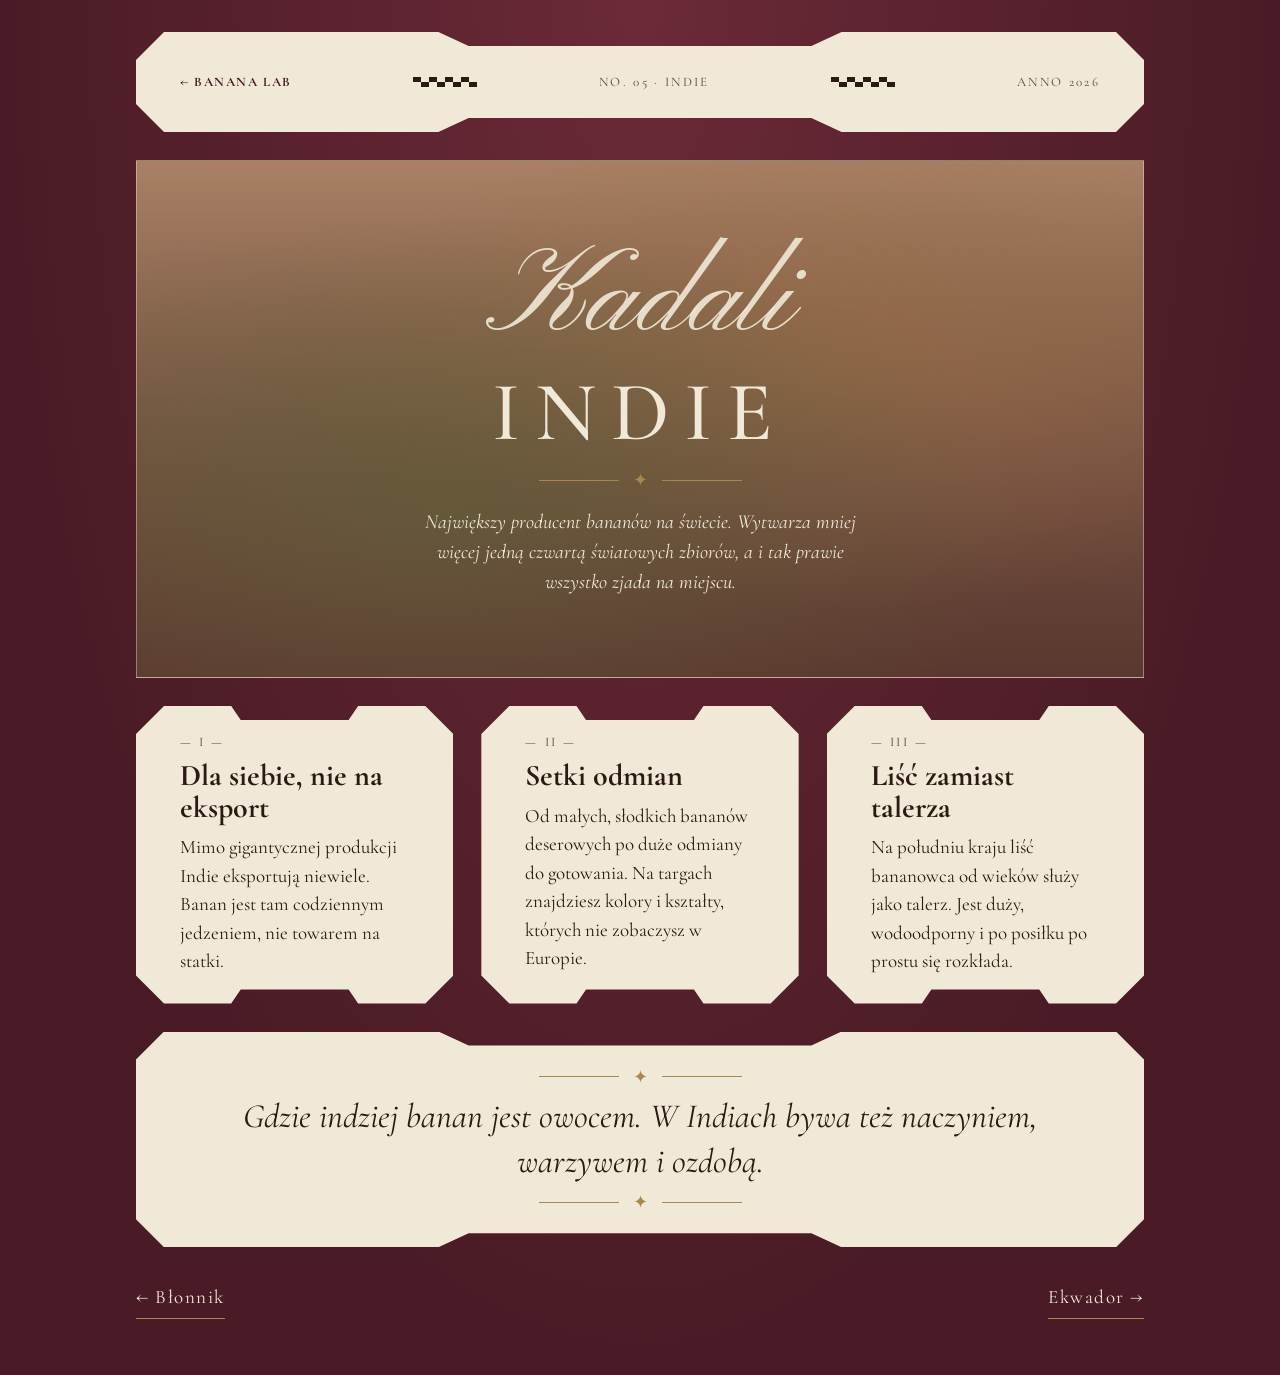
<file: banana-lab/indie/index.html>
<!doctype html>
<html lang="pl" data-fx="victorian" style="--fx-bg:#4A1B26">
<head>
<meta charset="utf-8">
<script>try{if(sessionStorage.getItem("fxNav"))document.documentElement.classList.add("fx-arriving")}catch(e){}</script>
<link rel="stylesheet" href="../fx.css">
<script src="../fx.js" defer></script>

<meta name="viewport" content="width=device-width, initial-scale=1">
<title>Indie — Banana Lab</title>
<link rel="preconnect" href="https://fonts.googleapis.com">
<link href="https://fonts.googleapis.com/css2?family=Cormorant+Garamond:ital,wght@0,400;0,500;0,700;1,500&family=Pinyon+Script&display=swap" rel="stylesheet">
<style>
:root{--wine:#4A1B26;--wine2:#6B2A38;--cream:#F1E9D8;--paper:#E8DCC4;--ink:#2B1A14;--muted:#5A4636;--gold:#A9874F}
*{box-sizing:border-box}
body{margin:0;background:radial-gradient(ellipse at top,var(--wine2),var(--wine) 70%);color:var(--ink);font-family:'Cormorant Garamond',Georgia,serif;min-height:100vh}
a{color:var(--wine)}a:focus-visible{outline:2px solid var(--gold);outline-offset:3px}
.wrap{max-width:1040px;margin:0 auto;padding:32px 16px 56px;display:flex;flex-direction:column;gap:28px}
.ticket{background:var(--cream);padding:28px clamp(20px,4vw,44px);clip-path:polygon(28px 0,30% 0,33% 14px,67% 14px,70% 0,calc(100% - 28px) 0,100% 28px,100% calc(100% - 28px),calc(100% - 28px) 100%,70% 100%,67% calc(100% - 14px),33% calc(100% - 14px),30% 100%,28px 100%,0 calc(100% - 28px),0 28px)}
.bar{display:flex;justify-content:space-between;align-items:center;gap:12px;flex-wrap:wrap;font-size:13px;letter-spacing:.18em;text-transform:uppercase;color:var(--muted)}
.bar a{text-decoration:none;font-weight:700;letter-spacing:.12em;min-height:44px;display:inline-flex;align-items:center}
.checks{display:inline-block;width:64px;height:10px;background:repeating-linear-gradient(90deg,var(--ink) 0 8px,transparent 8px 16px),repeating-linear-gradient(90deg,transparent 0 8px,var(--ink) 8px 16px);background-size:100% 50%;background-repeat:no-repeat;background-position:top,bottom}
.hero{position:relative;padding:clamp(40px,7vw,80px) clamp(20px,4vw,44px);text-align:center;background:linear-gradient(rgba(74,27,38,.25),rgba(74,27,38,.55)),radial-gradient(ellipse at 30% 70%,#7C8B4A,transparent 60%),radial-gradient(ellipse at 70% 40%,#B9925B,transparent 55%),linear-gradient(#C9A27A,#6E5A3A);color:var(--cream);border:1px solid rgba(241,233,216,.4)}
.hero .script{font-family:'Pinyon Script',cursive;font-size:clamp(56px,10vw,120px);line-height:1;color:rgba(241,233,216,.9)}
.hero h1{margin:0;font-weight:500;font-size:clamp(40px,7vw,84px);letter-spacing:.18em;text-transform:uppercase}
.hero p{max-width:48ch;margin:16px auto 0;font-size:20px;line-height:1.5;font-style:italic}
.orn{display:flex;align-items:center;justify-content:center;gap:14px;color:var(--gold);font-size:18px;margin:6px 0}
.orn:before,.orn:after{content:"";height:1px;width:80px;background:currentColor}
.grid{display:grid;grid-template-columns:repeat(auto-fit,minmax(260px,1fr));gap:28px}
.card{display:flex;flex-direction:column;gap:10px}
.num{font-size:13px;letter-spacing:.2em;color:var(--muted)}
.card h2{margin:0;font-size:30px;font-weight:700;line-height:1.05}
.card p{margin:0;font-size:19px;line-height:1.5;color:var(--ink)}
.quote{text-align:center}
.quote blockquote{margin:0;font-size:clamp(24px,3.4vw,34px);font-style:italic;line-height:1.35}
.foot{display:flex;justify-content:space-between;flex-wrap:wrap;gap:12px}
.foot a{color:var(--cream);text-decoration:none;font-size:19px;letter-spacing:.08em;min-height:44px;display:inline-flex;align-items:center;border-bottom:1px solid var(--gold)}
</style>
</head>
<body>
<div class="wrap">
<nav class="ticket bar" aria-label="Nawigacja"><a href="../">← Banana Lab</a><span class="checks" aria-hidden="true"></span><span>No. 05 · Indie</span><span class="checks" aria-hidden="true"></span><span>Anno 2026</span></nav>
<header class="hero">
<div class="script" aria-hidden="true">Kadali</div>
<h1>Indie</h1>
<div class="orn" aria-hidden="true">✦</div>
<p>Największy producent bananów na świecie. Wytwarza mniej więcej jedną czwartą światowych zbiorów, a i tak prawie wszystko zjada na miejscu.</p>
</header>
<section class="grid" aria-label="Opowieści z Indii">
<article class="ticket card"><span class="num">— I —</span><h2>Dla siebie, nie na eksport</h2><p>Mimo gigantycznej produkcji Indie eksportują niewiele. Banan jest tam codziennym jedzeniem, nie towarem na statki.</p></article>
<article class="ticket card"><span class="num">— II —</span><h2>Setki odmian</h2><p>Od małych, słodkich bananów deserowych po duże odmiany do gotowania. Na targach znajdziesz kolory i kształty, których nie zobaczysz w Europie.</p></article>
<article class="ticket card"><span class="num">— III —</span><h2>Liść zamiast talerza</h2><p>Na południu kraju liść bananowca od wieków służy jako talerz. Jest duży, wodoodporny i po posiłku po prostu się rozkłada.</p></article>
</section>
<section class="ticket quote" aria-label="Myśl przewodnia">
<div class="orn" aria-hidden="true">✦</div>
<blockquote>Gdzie indziej banan jest owocem. W Indiach bywa też naczyniem, warzywem i ozdobą.</blockquote>
<div class="orn" aria-hidden="true">✦</div>
</section>
<footer class="foot"><a href="../blonnik/">← Błonnik</a><a href="../ekwador/">Ekwador →</a></footer>
</div>
</body>
</html>
</file>
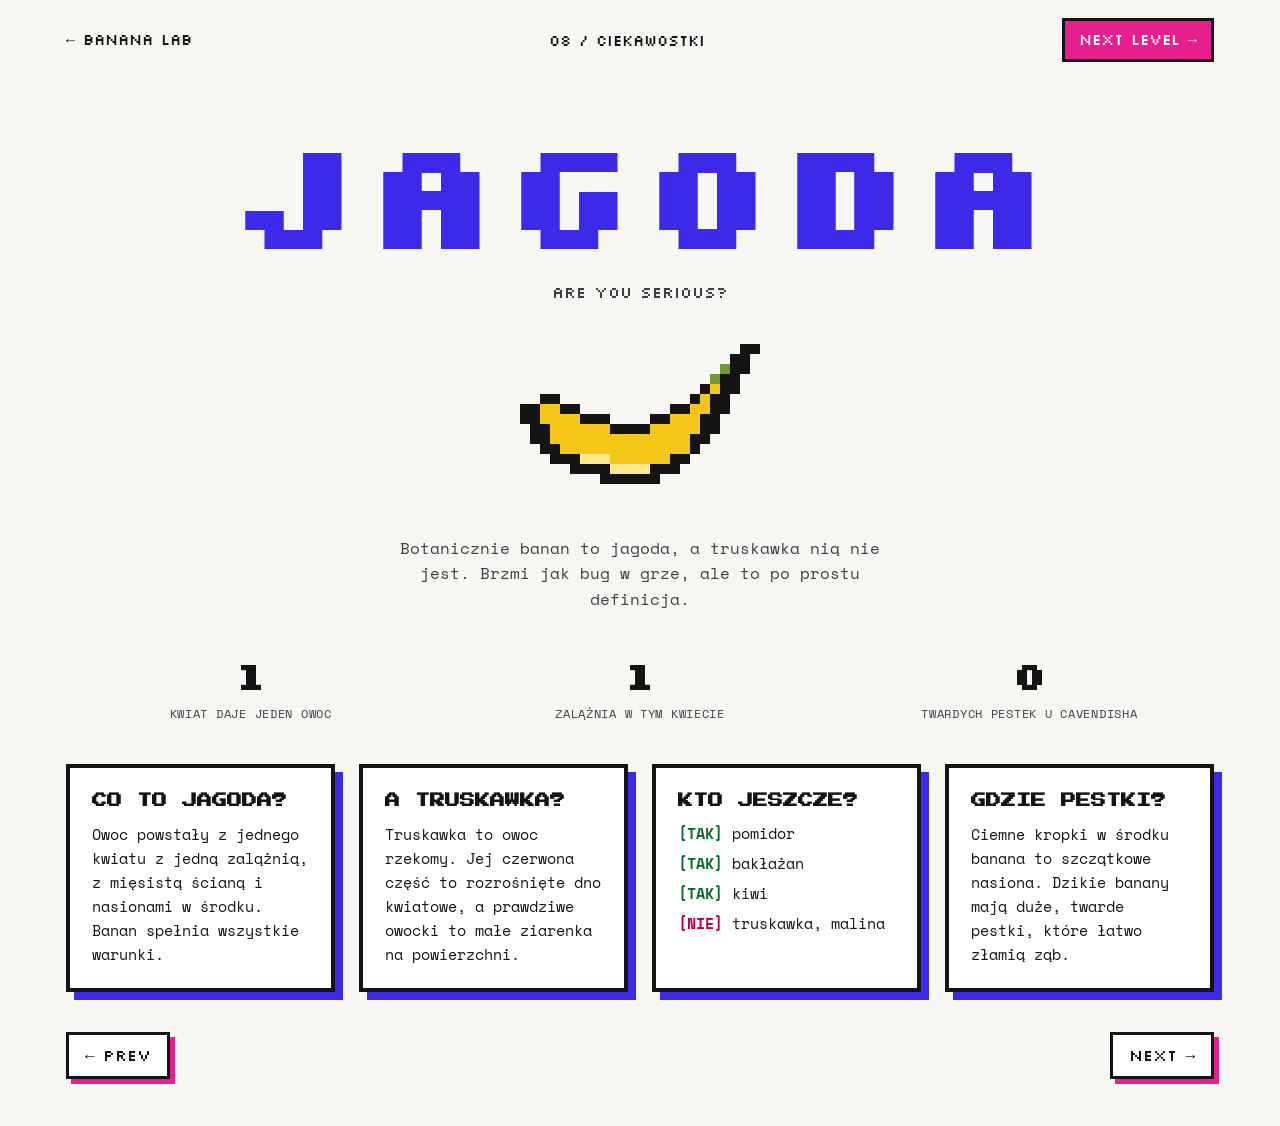
<file: banana-lab/jagoda/index.html>
<!doctype html>
<html lang="pl" data-fx="pixel" style="--fx-bg:#3B2BE8">
<head>
<meta charset="utf-8">
<script>try{if(sessionStorage.getItem("fxNav"))document.documentElement.classList.add("fx-arriving")}catch(e){}</script>
<link rel="stylesheet" href="../fx.css">
<script src="../fx.js" defer></script>

<meta name="viewport" content="width=device-width, initial-scale=1">
<title>To jagoda — Banana Lab</title>
<link rel="preconnect" href="https://fonts.googleapis.com">
<link href="https://fonts.googleapis.com/css2?family=Silkscreen:wght@400;700&family=Press+Start+2P&family=Space+Mono&display=swap" rel="stylesheet">
<style>
:root{--blue:#3B2BE8;--pink:#E81E8C;--ink:#141414;--bg:#F7F6F2;--muted:#3F3F46}
*{box-sizing:border-box}
body{margin:0;background:var(--bg);color:var(--ink);font-family:'Space Mono',monospace;image-rendering:pixelated}
a{color:var(--blue)}a:focus-visible{outline:3px dashed var(--pink);outline-offset:3px}
.top{max-width:1180px;margin:0 auto;padding:18px 16px;display:flex;justify-content:space-between;align-items:center;flex-wrap:wrap;gap:12px;font-family:'Silkscreen',monospace;font-size:15px}
.top a{color:var(--ink);text-decoration:none;min-height:44px;display:inline-flex;align-items:center}
.cta{background:var(--pink);color:#fff !important;padding:8px 14px;border:3px solid var(--ink)}
.hero{max-width:1180px;margin:0 auto;padding:40px 16px 24px;text-align:center}
h1{margin:0;font-family:'Silkscreen',monospace;font-weight:700;font-size:clamp(48px,12vw,168px);line-height:.9;color:var(--blue);letter-spacing:.02em}
.sub{font-family:'Silkscreen',monospace;font-size:clamp(20px,3.6vw,44px);margin:14px 0 0}
.hero p{max-width:52ch;margin:22px auto 0;font-size:16px;line-height:1.6;color:var(--muted)}
.sprite{display:flex;justify-content:center;margin:28px 0 8px}
.sprite svg{width:min(280px,70vw);height:auto;shape-rendering:crispEdges}
.stats{max-width:1180px;margin:0 auto;padding:12px 16px 40px;display:grid;grid-template-columns:repeat(auto-fit,minmax(220px,1fr));gap:20px;text-align:center}
.stat b{display:block;font-family:'Silkscreen',monospace;font-size:40px;color:var(--ink)}
.stat span{font-size:12px;letter-spacing:.06em;text-transform:uppercase;color:var(--muted)}
.cards{max-width:1180px;margin:0 auto;padding:0 16px 40px;display:grid;grid-template-columns:repeat(auto-fit,minmax(260px,1fr));gap:24px}
.card{border:4px solid var(--ink);background:#fff;padding:22px;box-shadow:8px 8px 0 var(--blue)}
.card h2{margin:0 0 10px;font-family:'Press Start 2P',monospace;font-size:15px;line-height:1.5}
.card p{margin:0;font-size:15px;line-height:1.6}
.yes{color:#0B6B2E;font-weight:700}.no{color:#B0004E;font-weight:700}
.list{list-style:none;padding:0;margin:10px 0 0;display:flex;flex-direction:column;gap:8px;font-size:15px}
.foot{max-width:1180px;margin:0 auto;padding:0 16px 48px;display:flex;justify-content:space-between;flex-wrap:wrap;gap:12px;font-family:'Silkscreen',monospace}
.foot a{border:3px solid var(--ink);background:#fff;padding:10px 16px;text-decoration:none;color:var(--ink);box-shadow:5px 5px 0 var(--pink);min-height:44px;display:inline-flex;align-items:center}
</style>
</head>
<body>
<nav class="top" aria-label="Nawigacja"><a href="../">← BANANA LAB</a><span>08 / CIEKAWOSTKI</span><a class="cta" href="../ziele/">NEXT LEVEL →</a></nav>
<header class="hero">
<h1>JAGODA</h1>
<p class="sub">ARE YOU SERIOUS?</p>
<div class="sprite">
<svg viewBox="0 0 28 18" role="img" aria-label="Banan w pixel arcie">
<g fill="#141414">
<rect x="24" y="1" width="2" height="1"></rect><rect x="23" y="2" width="2" height="2"></rect>
<rect x="2" y="7" width="2" height="2"></rect><rect x="3" y="9" width="2" height="2"></rect><rect x="4" y="11" width="2" height="1"></rect><rect x="5" y="12" width="3" height="1"></rect><rect x="7" y="13" width="4" height="1"></rect><rect x="10" y="14" width="6" height="1"></rect><rect x="15" y="13" width="3" height="1"></rect><rect x="17" y="12" width="2" height="1"></rect><rect x="18" y="11" width="2" height="1"></rect><rect x="19" y="10" width="2" height="1"></rect><rect x="20" y="8" width="2" height="2"></rect><rect x="21" y="6" width="2" height="2"></rect><rect x="22" y="4" width="2" height="2"></rect>
<rect x="4" y="6" width="2" height="1"></rect><rect x="6" y="7" width="2" height="1"></rect><rect x="8" y="8" width="3" height="1"></rect><rect x="11" y="9" width="4" height="1"></rect><rect x="15" y="8" width="2" height="1"></rect><rect x="17" y="7" width="2" height="1"></rect><rect x="19" y="6" width="1" height="1"></rect><rect x="20" y="5" width="2" height="1"></rect>
</g>
<g fill="#F5C518">
<rect x="4" y="7" width="2" height="2"></rect><rect x="5" y="9" width="2" height="2"></rect><rect x="6" y="11" width="2" height="1"></rect><rect x="6" y="8" width="2" height="3"></rect><rect x="8" y="9" width="3" height="4"></rect><rect x="11" y="10" width="4" height="4"></rect><rect x="15" y="9" width="2" height="4"></rect><rect x="17" y="8" width="2" height="4"></rect><rect x="19" y="7" width="1" height="3"></rect><rect x="20" y="6" width="1" height="2"></rect><rect x="21" y="5" width="1" height="1"></rect>
</g>
<g fill="#FFE98A"><rect x="8" y="12" width="3" height="1"></rect><rect x="11" y="13" width="4" height="1"></rect></g>
<g fill="#6E9A3A"><rect x="22" y="3" width="1" height="1"></rect><rect x="21" y="4" width="1" height="1"></rect></g>
</svg>
</div>
<p>Botanicznie banan to jagoda, a truskawka nią nie jest. Brzmi jak bug w grze, ale to po prostu definicja.</p>
</header>
<section class="stats" aria-label="Szybkie fakty">
<div class="stat"><b>1</b><span>kwiat daje jeden owoc</span></div>
<div class="stat"><b>1</b><span>zalążnia w tym kwiecie</span></div>
<div class="stat"><b>0</b><span>twardych pestek u Cavendisha</span></div>
</section>
<section class="cards" aria-label="Wyjaśnienie">
<article class="card"><h2>CO TO JAGODA?</h2><p>Owoc powstały z jednego kwiatu z jedną zalążnią, z mięsistą ścianą i nasionami w środku. Banan spełnia wszystkie warunki.</p></article>
<article class="card"><h2>A TRUSKAWKA?</h2><p>Truskawka to owoc rzekomy. Jej czerwona część to rozrośnięte dno kwiatowe, a prawdziwe owocki to małe ziarenka na powierzchni.</p></article>
<article class="card"><h2>KTO JESZCZE?</h2><ul class="list"><li><span class="yes">[TAK]</span> pomidor</li><li><span class="yes">[TAK]</span> bakłażan</li><li><span class="yes">[TAK]</span> kiwi</li><li><span class="no">[NIE]</span> truskawka, malina</li></ul></article>
<article class="card"><h2>GDZIE PESTKI?</h2><p>Ciemne kropki w środku banana to szczątkowe nasiona. Dzikie banany mają duże, twarde pestki, które łatwo złamią ząb.</p></article>
</section>
<footer class="foot"><a href="../chiny-indonezja-brazylia/">← PREV</a><a href="../ziele/">NEXT →</a></footer>
</body>
</html>
</file>
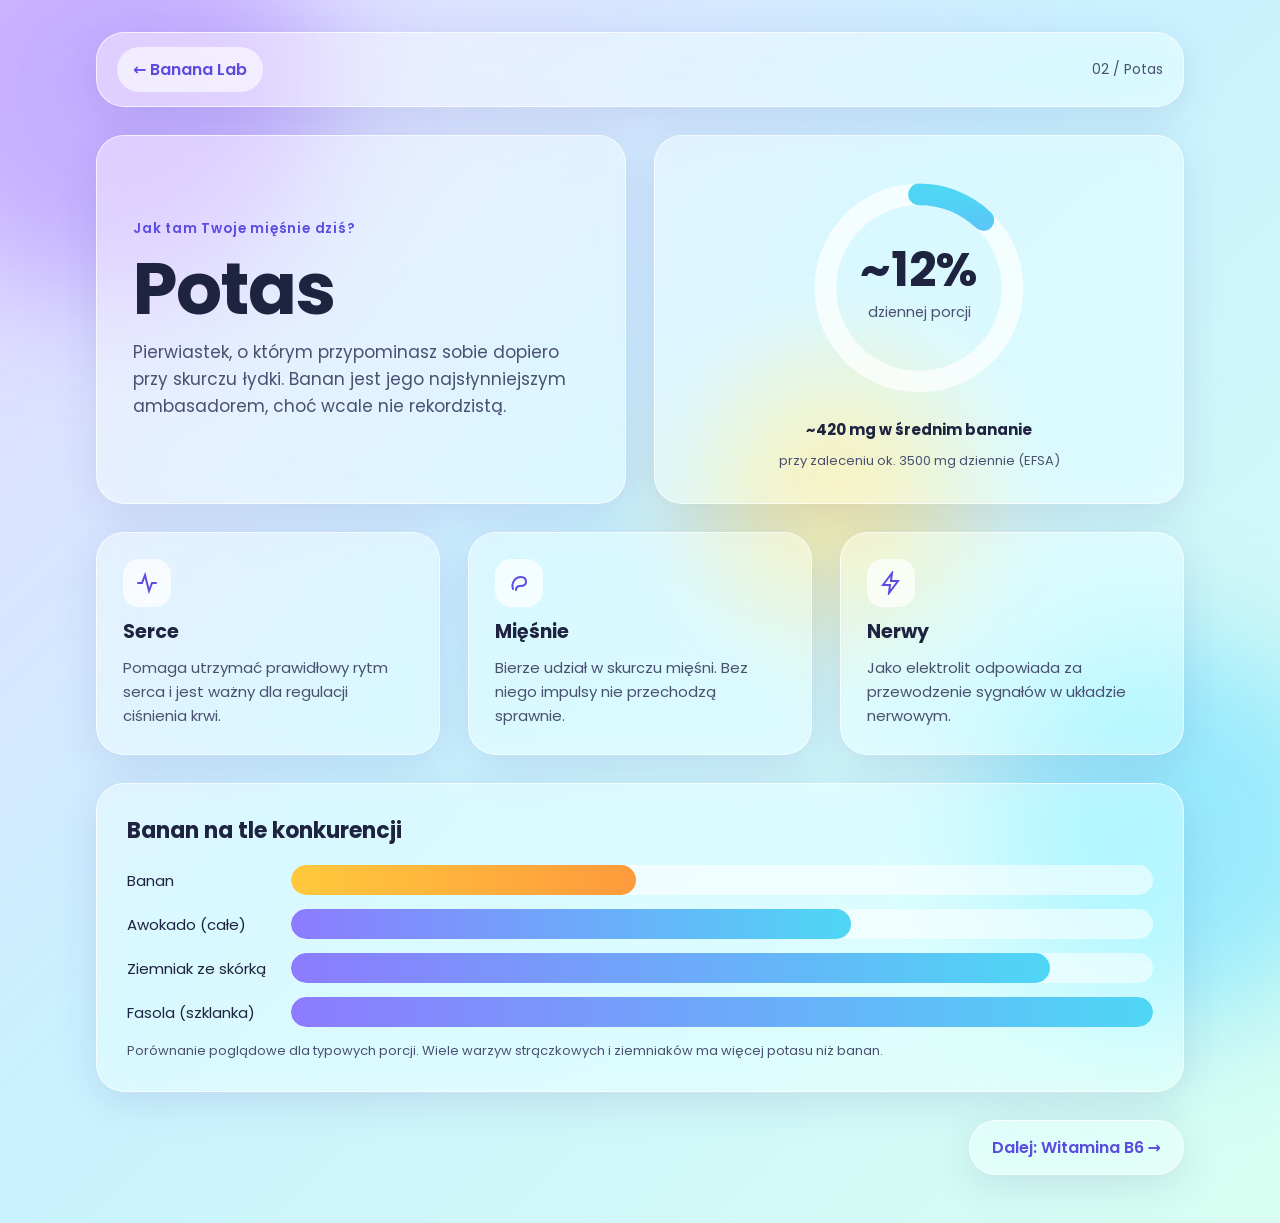
<file: banana-lab/potas/index.html>
<!doctype html>
<html lang="pl" data-fx="glass" style="--fx-bg:#DCE4FF">
<head>
<meta charset="utf-8">
<script>try{if(sessionStorage.getItem("fxNav"))document.documentElement.classList.add("fx-arriving")}catch(e){}</script>
<link rel="stylesheet" href="../fx.css">
<script src="../fx.js" defer></script>

<meta name="viewport" content="width=device-width, initial-scale=1">
<title>Potas — Banana Lab</title>
<link rel="preconnect" href="https://fonts.googleapis.com">
<link href="https://fonts.googleapis.com/css2?family=Poppins:wght@400;500;600;700&display=swap" rel="stylesheet">
<style>
:root{--ink:#1E2340;--muted:#4A5070;--accent:#5B4BE0}
*{box-sizing:border-box}
body{margin:0;min-height:100vh;font-family:'Poppins',system-ui,sans-serif;color:var(--ink);background:linear-gradient(135deg,#E9D8FF 0%,#C9F1FF 45%,#D8FFF1 100%);overflow-x:hidden}
a{color:var(--accent)}a:focus-visible{outline:2px solid var(--accent);outline-offset:3px}
.blob{position:fixed;border-radius:50%;filter:blur(60px);opacity:.7;z-index:0}
.b1{width:420px;height:420px;background:#B79CFF;top:-120px;left:-100px}
.b2{width:380px;height:380px;background:#7FE3FF;bottom:-120px;right:-80px}
.b3{width:260px;height:260px;background:#FFE58A;top:40%;left:55%}
.wrap{position:relative;z-index:1;max-width:1120px;margin:0 auto;padding:32px 16px 48px;display:flex;flex-direction:column;gap:28px}
.glass{background:rgba(255,255,255,.42);border:1px solid rgba(255,255,255,.7);border-radius:28px;backdrop-filter:blur(18px) saturate(140%);-webkit-backdrop-filter:blur(18px) saturate(140%);box-shadow:0 10px 40px rgba(60,50,140,.12)}
.top{display:flex;justify-content:space-between;align-items:center;flex-wrap:wrap;gap:12px;padding:14px 20px}
.top a{text-decoration:none;font-weight:600;padding:10px 16px;border-radius:999px;background:rgba(255,255,255,.6);min-height:44px;display:inline-flex;align-items:center}
.top span{font-size:14px;color:var(--muted)}
.hero{display:grid;grid-template-columns:repeat(auto-fit,minmax(300px,1fr));gap:28px;align-items:stretch}
.hello{padding:36px;display:flex;flex-direction:column;gap:14px;justify-content:center}
.hello small{font-weight:600;color:var(--accent);letter-spacing:.06em}
h1{margin:0;font-size:clamp(40px,6vw,72px);line-height:1;letter-spacing:-.02em}
.hello p{margin:0;font-size:17px;line-height:1.6;color:var(--muted)}
.ring{padding:32px;display:flex;flex-direction:column;align-items:center;justify-content:center;gap:10px}
.ring svg{width:min(240px,70vw)}
.ring b{font-size:15px}
.grid{display:grid;grid-template-columns:repeat(auto-fit,minmax(240px,1fr));gap:28px}
.card{padding:26px;display:flex;flex-direction:column;gap:10px}
.icon{width:48px;height:48px;border-radius:16px;background:rgba(255,255,255,.7);display:flex;align-items:center;justify-content:center}
.card h2{margin:0;font-size:19px}
.card p{margin:0;font-size:15px;line-height:1.6;color:var(--muted)}
.compare{padding:30px;display:flex;flex-direction:column;gap:14px}
.compare h2{margin:0 0 4px;font-size:22px}
.row{display:grid;grid-template-columns:150px 1fr;gap:14px;align-items:center;font-size:15px}
.pill{height:30px;border-radius:999px;background:rgba(255,255,255,.55);overflow:hidden}
.pill i{display:block;height:100%;border-radius:999px;background:linear-gradient(90deg,#8C7BFF,#4FD6F5)}
.pill i.me{background:linear-gradient(90deg,#FFC93C,#FF9A3C)}
.note{font-size:13px;color:var(--muted);margin:0}
.next{align-self:flex-end;text-decoration:none;font-weight:600;padding:14px 22px;min-height:44px;display:inline-flex;align-items:center}
</style>
</head>
<body>
<div class="blob b1" aria-hidden="true"></div><div class="blob b2" aria-hidden="true"></div><div class="blob b3" aria-hidden="true"></div>
<div class="wrap">
<nav class="glass top" aria-label="Nawigacja"><a href="../">← Banana Lab</a><span>02 / Potas</span></nav>
<section class="hero">
<div class="glass hello">
<small>Jak tam Twoje mięśnie dziś?</small>
<h1>Potas</h1>
<p>Pierwiastek, o którym przypominasz sobie dopiero przy skurczu łydki. Banan jest jego najsłynniejszym ambasadorem, choć wcale nie rekordzistą.</p>
</div>
<div class="glass ring">
<svg viewBox="0 0 200 200" role="img" aria-label="Jeden banan pokrywa około 12 procent dziennego zapotrzebowania na potas">
<defs><linearGradient id="g" x1="0" x2="1"><stop offset="0" stop-color="#8C7BFF"></stop><stop offset="1" stop-color="#4FD6F5"></stop></linearGradient></defs>
<circle cx="100" cy="100" r="78" fill="none" stroke="rgba(255,255,255,.7)" stroke-width="18"></circle>
<circle cx="100" cy="100" r="78" fill="none" stroke="url(#g)" stroke-width="18" stroke-linecap="round" stroke-dasharray="59 490" transform="rotate(-90 100 100)"></circle>
<text x="100" y="98" text-anchor="middle" font-family="Poppins" font-weight="700" font-size="40" fill="#1E2340">~12%</text>
<text x="100" y="124" text-anchor="middle" font-family="Poppins" font-size="12" fill="#4A5070">dziennej porcji</text>
</svg>
<b>~420 mg w średnim bananie</b>
<p class="note">przy zaleceniu ok. 3500 mg dziennie (EFSA)</p>
</div>
</section>
<section class="grid" aria-label="Do czego służy potas">
<article class="glass card"><div class="icon"><svg width="24" height="24" viewBox="0 0 24 24" fill="none" stroke="#5B4BE0" stroke-width="2" stroke-linecap="round" aria-hidden="true"><path d="M3 12h4l3-8 4 16 3-8h4"></path></svg></div><h2>Serce</h2><p>Pomaga utrzymać prawidłowy rytm serca i jest ważny dla regulacji ciśnienia krwi.</p></article>
<article class="glass card"><div class="icon"><svg width="24" height="24" viewBox="0 0 24 24" fill="none" stroke="#5B4BE0" stroke-width="2" stroke-linecap="round" aria-hidden="true"><path d="M6 18c-2-6 2-12 8-12 3 0 5 2 5 5s-3 4-6 4-4 2-4 4"></path></svg></div><h2>Mięśnie</h2><p>Bierze udział w skurczu mięśni. Bez niego impulsy nie przechodzą sprawnie.</p></article>
<article class="glass card"><div class="icon"><svg width="24" height="24" viewBox="0 0 24 24" fill="none" stroke="#5B4BE0" stroke-width="2" stroke-linecap="round" aria-hidden="true"><path d="M13 2 4 14h7l-1 8 9-12h-7z"></path></svg></div><h2>Nerwy</h2><p>Jako elektrolit odpowiada za przewodzenie sygnałów w układzie nerwowym.</p></article>
</section>
<section class="glass compare" aria-labelledby="h-cmp">
<h2 id="h-cmp">Banan na tle konkurencji</h2>
<div class="row"><span>Banan</span><div class="pill"><i class="me" style="width:40%"></i></div></div>
<div class="row"><span>Awokado (całe)</span><div class="pill"><i style="width:65%"></i></div></div>
<div class="row"><span>Ziemniak ze skórką</span><div class="pill"><i style="width:88%"></i></div></div>
<div class="row"><span>Fasola (szklanka)</span><div class="pill"><i style="width:100%"></i></div></div>
<p class="note">Porównanie poglądowe dla typowych porcji. Wiele warzyw strączkowych i ziemniaków ma więcej potasu niż banan.</p>
</section>
<a class="glass next" href="../b6/">Dalej: Witamina B6 →</a>
</div>
</body>
</html>
</file>
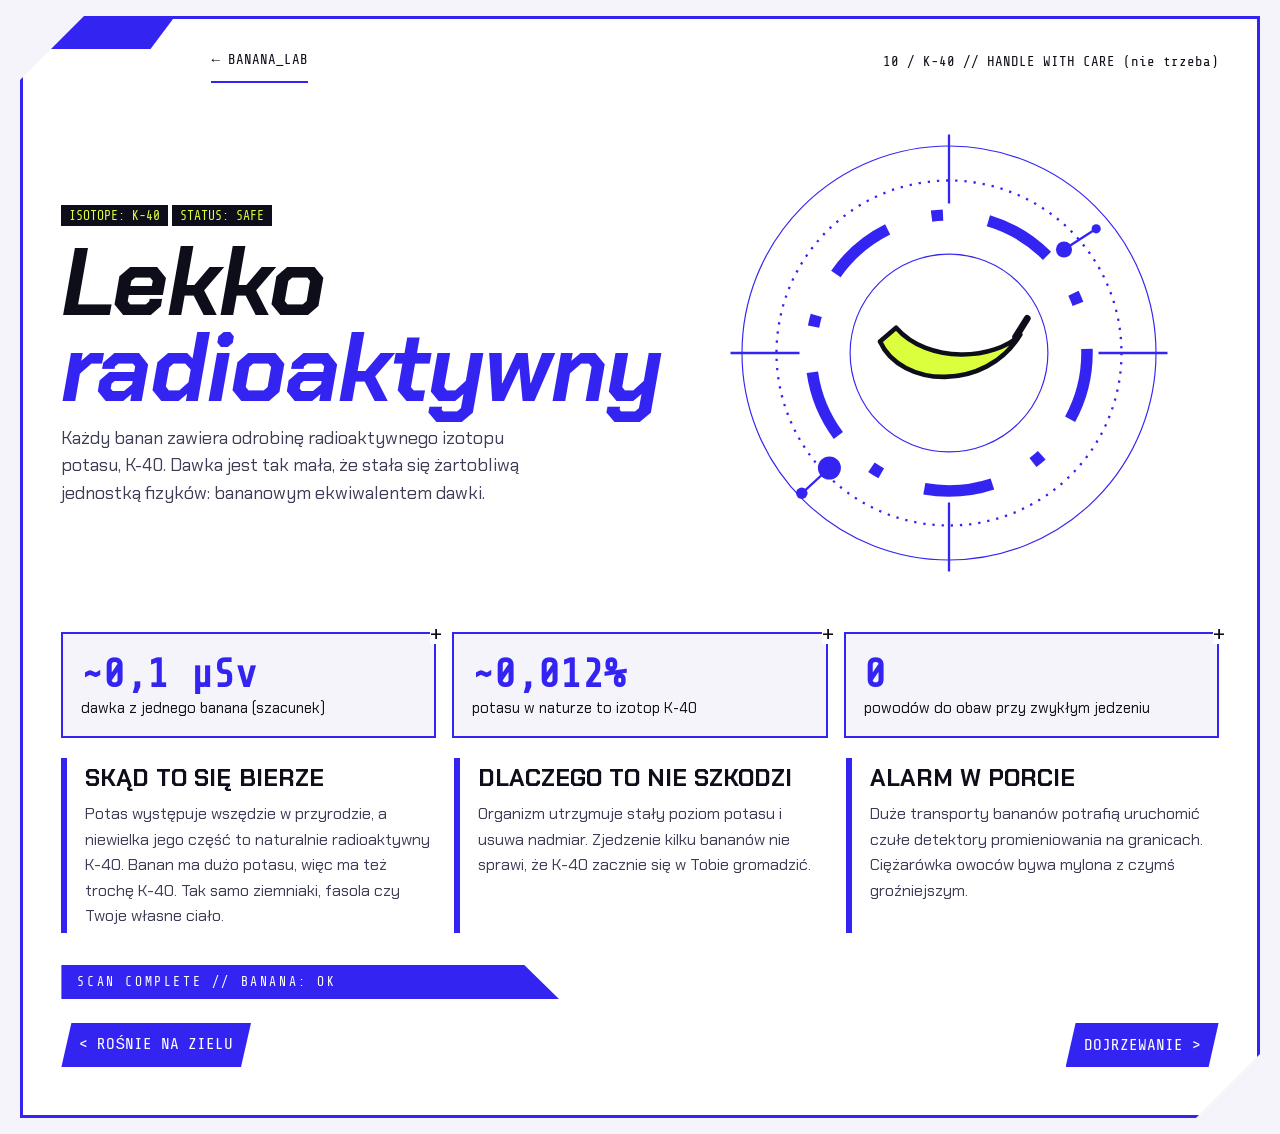
<file: banana-lab/radioaktywny/index.html>
<!doctype html>
<html lang="pl" data-fx="cyberpunk" style="--fx-bg:#3324F2">
<head>
<meta charset="utf-8">
<script>try{if(sessionStorage.getItem("fxNav"))document.documentElement.classList.add("fx-arriving")}catch(e){}</script>
<link rel="stylesheet" href="../fx.css">
<script src="../fx.js" defer></script>

<meta name="viewport" content="width=device-width, initial-scale=1">
<title>Lekko radioaktywny — Banana Lab</title>
<link rel="preconnect" href="https://fonts.googleapis.com">
<link href="https://fonts.googleapis.com/css2?family=Chakra+Petch:ital,wght@0,400;0,600;0,700;1,600&family=Share+Tech+Mono&display=swap" rel="stylesheet">
<style>
:root{--blue:#3324F2;--blue2:#7D74F7;--paper:#F4F4FA;--ink:#0E0E1A;--lime:#DBFF3D;--muted:#3C3C55}
*{box-sizing:border-box}
body{margin:0;background:var(--paper);color:var(--ink);font-family:'Chakra Petch',system-ui,sans-serif;overflow-x:hidden}
a{color:var(--blue)}a:focus-visible{outline:2px solid var(--blue);outline-offset:3px}
.frame{position:relative;max-width:1240px;margin:16px auto;padding:20px clamp(16px,3vw,40px) 48px;border:3px solid var(--blue);clip-path:polygon(64px 0,100% 0,100% calc(100% - 64px),calc(100% - 64px) 100%,0 100%,0 64px);background:#fff}
.corner{position:absolute;top:0;left:0;width:150px;height:30px;background:var(--blue);clip-path:polygon(0 0,100% 0,85% 100%,0 100%)}
.top{position:relative;display:flex;justify-content:space-between;align-items:center;flex-wrap:wrap;gap:12px;padding-left:150px;font-family:'Share Tech Mono',monospace;font-size:14px}
.top a{color:var(--ink);text-decoration:none;min-height:44px;display:inline-flex;align-items:center;border-bottom:2px solid var(--blue)}
.hero{position:relative;display:grid;grid-template-columns:minmax(0,1.1fr) minmax(0,1fr);gap:24px;align-items:center;padding:40px 0 24px}
.hud{position:relative;aspect-ratio:1;max-width:460px;width:100%;justify-self:center}
.hud svg{width:100%;height:100%}
.label{display:inline-block;background:var(--ink);color:var(--lime);font-family:'Share Tech Mono',monospace;font-size:13px;padding:3px 8px;margin:2px 0}
h1{margin:12px 0;font-weight:700;font-style:italic;font-size:clamp(46px,7.5vw,104px);line-height:.9;letter-spacing:-.02em}
h1 span{display:block;color:var(--blue)}
.hero p{font-size:18px;line-height:1.55;max-width:46ch;margin:0;color:var(--muted)}
.read{display:grid;grid-template-columns:repeat(auto-fit,minmax(220px,1fr));gap:16px;margin:20px 0}
.cell{position:relative;border:2px solid var(--blue);padding:18px;background:var(--paper)}
.cell:before{content:"+";position:absolute;top:-14px;right:-8px;font-size:24px;color:var(--ink);background:#fff;line-height:1}
.cell b{display:block;font-size:40px;font-weight:700;color:var(--blue);font-family:'Share Tech Mono',monospace}
.cell span{font-size:15px}
.logs{display:grid;grid-template-columns:repeat(auto-fit,minmax(280px,1fr));gap:20px;margin-top:20px}
.log{border-left:6px solid var(--blue);padding:4px 0 4px 18px}
.log h2{margin:0 0 8px;font-size:24px;font-weight:700;text-transform:uppercase}
.log p{margin:0;font-size:16px;line-height:1.6;color:var(--muted)}
.band{margin:32px 0 0;height:34px;background:var(--blue);clip-path:polygon(0 0,40% 0,43% 100%,100% 100%,100% 0,100% 100%,0 100%);display:flex;align-items:center;padding:0 16px;color:#fff;font-family:'Share Tech Mono',monospace;font-size:13px;letter-spacing:.2em}
.foot{display:flex;justify-content:space-between;flex-wrap:wrap;gap:12px;margin-top:24px;font-family:'Share Tech Mono',monospace;font-size:16px}
.foot a{background:var(--blue);color:#fff;text-decoration:none;padding:10px 18px;min-height:44px;display:inline-flex;align-items:center;clip-path:polygon(10px 0,100% 0,calc(100% - 10px) 100%,0 100%)}
@media (max-width:860px){.hero{grid-template-columns:1fr}.top{padding-left:0;padding-top:30px}}
@media (prefers-reduced-motion:no-preference){.spin{animation:spin 18s linear infinite;transform-origin:200px 200px}@keyframes spin{to{transform:rotate(360deg)}}}
</style>
</head>
<body>
<div class="frame">
<div class="corner" aria-hidden="true"></div>
<nav class="top" aria-label="Nawigacja"><a href="../">← BANANA_LAB</a><span>10 / K-40 // HANDLE WITH CARE (nie trzeba)</span></nav>
<section class="hero" aria-labelledby="h1">
<div>
<span class="label">ISOTOPE: K-40</span> <span class="label">STATUS: SAFE</span>
<h1 id="h1">Lekko<span>radioaktywny</span></h1>
<p>Każdy banan zawiera odrobinę radioaktywnego izotopu potasu, K-40. Dawka jest tak mała, że stała się żartobliwą jednostką fizyków: bananowym ekwiwalentem dawki.</p>
</div>
<div class="hud">
<svg viewBox="0 0 400 400" role="img" aria-label="Celownik skanera nad bananem">
<g fill="none" stroke="#3324F2">
<circle cx="200" cy="200" r="180" stroke-width="1"></circle>
<circle cx="200" cy="200" r="150" stroke-width="2" stroke-dasharray="2 6"></circle>
<g class="spin"><circle cx="200" cy="200" r="120" stroke-width="10" stroke-dasharray="60 40 10 40"></circle></g>
<circle cx="200" cy="200" r="86" stroke-width="1"></circle>
<path d="M200 10v60M200 330v60M10 200h60M330 200h60" stroke-width="2"></path>
</g>
<path d="M140 190c18 40 92 44 122-6-22 22-80 26-108-6z" fill="#DBFF3D" stroke="#0E0E1A" stroke-width="4" stroke-linejoin="round"></path>
<path d="M258 186l10-16" stroke="#0E0E1A" stroke-width="6" stroke-linecap="round"></path>
<g fill="#3324F2"><circle cx="300" cy="110" r="7"></circle><circle cx="328" cy="92" r="4"></circle><circle cx="96" cy="300" r="10"></circle><circle cx="72" cy="322" r="5"></circle></g>
<path d="M300 110 L328 92 M96 300 L72 322" stroke="#3324F2" stroke-width="2"></path>
</svg>
</div>
</section>
<section class="read" aria-label="Odczyty">
<div class="cell"><b>~0,1 µSv</b><span>dawka z jednego banana (szacunek)</span></div>
<div class="cell"><b>~0,012%</b><span>potasu w naturze to izotop K-40</span></div>
<div class="cell"><b>0</b><span>powodów do obaw przy zwykłym jedzeniu</span></div>
</section>
<section class="logs" aria-label="Wyjaśnienia">
<article class="log"><h2>Skąd to się bierze</h2><p>Potas występuje wszędzie w przyrodzie, a niewielka jego część to naturalnie radioaktywny K-40. Banan ma dużo potasu, więc ma też trochę K-40. Tak samo ziemniaki, fasola czy Twoje własne ciało.</p></article>
<article class="log"><h2>Dlaczego to nie szkodzi</h2><p>Organizm utrzymuje stały poziom potasu i usuwa nadmiar. Zjedzenie kilku bananów nie sprawi, że K-40 zacznie się w Tobie gromadzić.</p></article>
<article class="log"><h2>Alarm w porcie</h2><p>Duże transporty bananów potrafią uruchomić czułe detektory promieniowania na granicach. Ciężarówka owoców bywa mylona z czymś groźniejszym.</p></article>
</section>
<div class="band" aria-hidden="true">SCAN COMPLETE // BANANA: OK</div>
<footer class="foot"><a href="../ziele/">&lt; ROŚNIE NA ZIELU</a><a href="../dojrzewanie/">DOJRZEWANIE &gt;</a></footer>
</div>
</body>
</html>
</file>
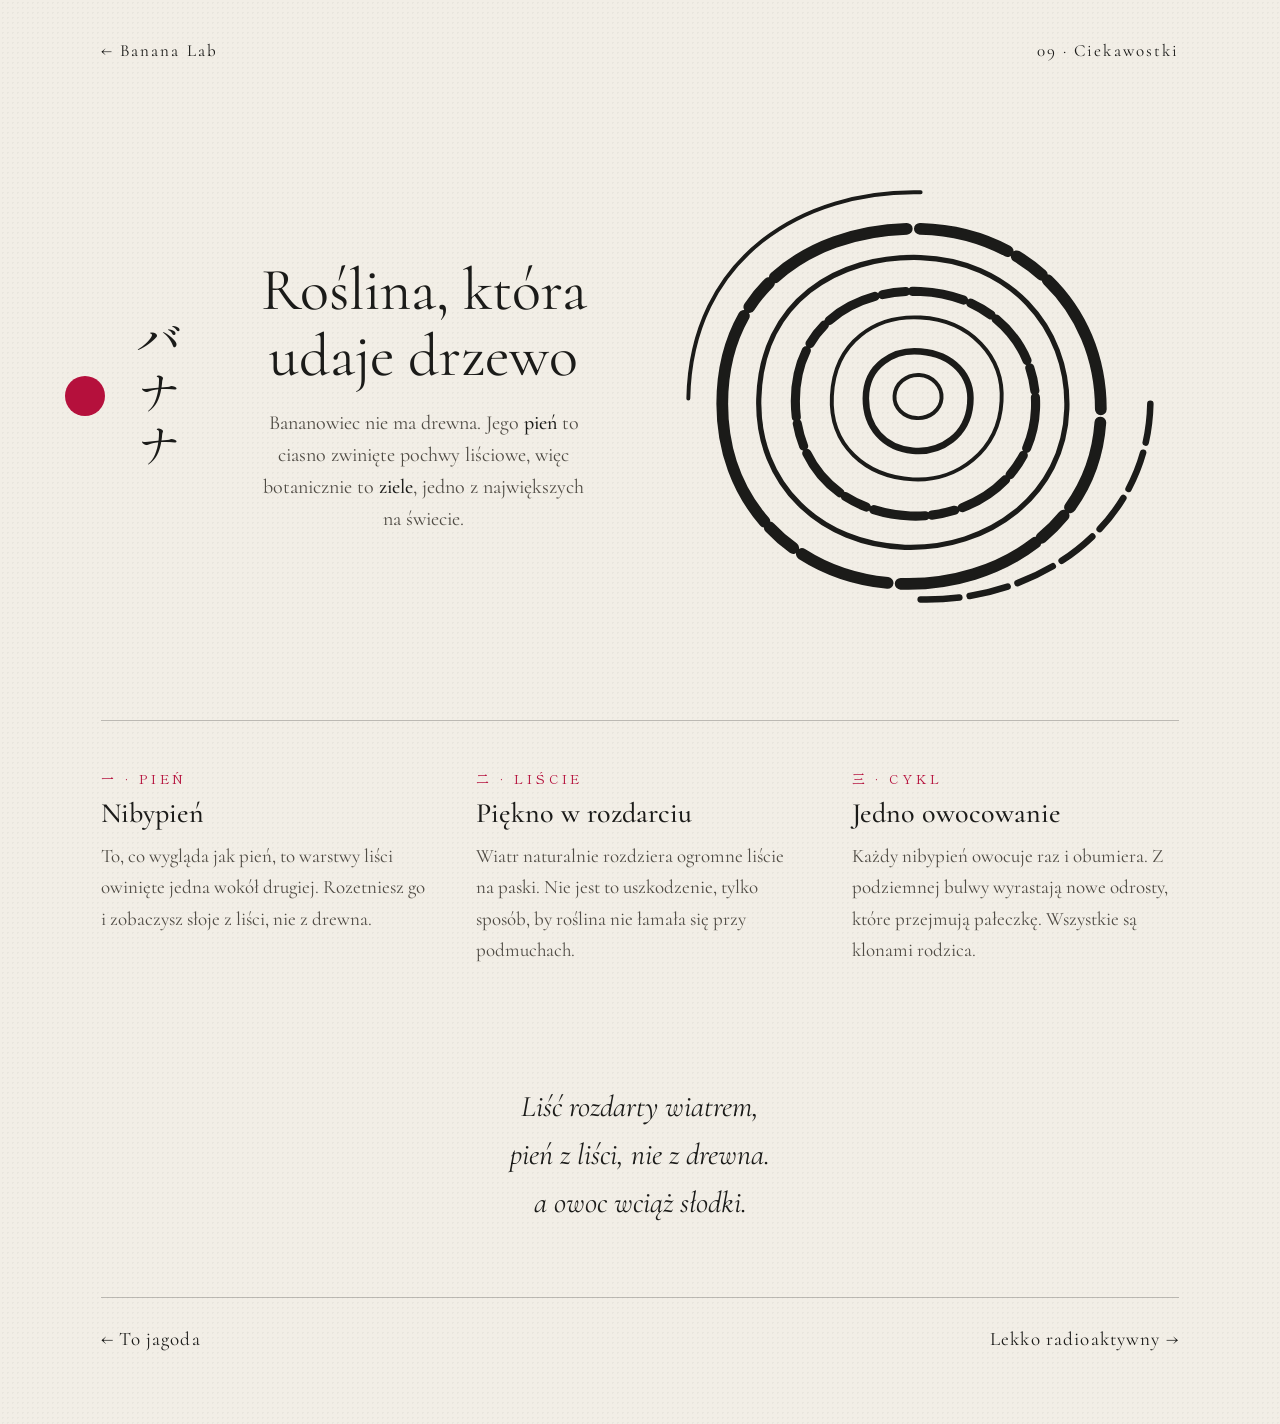
<file: banana-lab/ziele/index.html>
<!doctype html>
<html lang="pl" data-fx="wabi" style="--fx-bg:#F2EEE6">
<head>
<meta charset="utf-8">
<script>try{if(sessionStorage.getItem("fxNav"))document.documentElement.classList.add("fx-arriving")}catch(e){}</script>
<link rel="stylesheet" href="../fx.css">
<script src="../fx.js" defer></script>

<meta name="viewport" content="width=device-width, initial-scale=1">
<title>Rośnie na zielu — Banana Lab</title>
<link rel="preconnect" href="https://fonts.googleapis.com">
<link href="https://fonts.googleapis.com/css2?family=Cormorant:ital,wght@0,400;0,500;1,400&family=Shippori+Mincho:wght@400;600&display=swap" rel="stylesheet">
<style>
:root{--paper:#F2EEE6;--ink:#1B1B19;--muted:#4F4B44;--red:#B5103C}
*{box-sizing:border-box}
body{margin:0;background:var(--paper);color:var(--ink);font-family:'Cormorant',Georgia,serif;background-image:radial-gradient(rgba(0,0,0,.035) 1px,transparent 1px);background-size:5px 5px}
a{color:var(--ink)}a:focus-visible{outline:1px solid var(--red);outline-offset:4px}
.page{max-width:1180px;margin:0 auto;padding:28px clamp(16px,4vw,56px) 64px;position:relative}
.top{display:flex;justify-content:space-between;align-items:center;flex-wrap:wrap;gap:12px;font-size:17px;letter-spacing:.12em}
.top a{text-decoration:none;min-height:44px;display:inline-flex;align-items:center}
.hero{position:relative;display:grid;grid-template-columns:90px minmax(0,1fr) minmax(0,1.3fr);gap:32px;align-items:center;min-height:72vh;padding:24px 0}
.vert{writing-mode:vertical-rl;font-family:'Shippori Mincho',serif;font-size:44px;letter-spacing:.2em;display:flex;flex-direction:column;align-items:center;gap:22px}
.dot{display:block;flex:0 0 40px;width:40px;height:40px;min-width:40px;min-height:40px;border-radius:50%;background:var(--red);writing-mode:horizontal-tb}
.text{display:flex;flex-direction:column;gap:18px;text-align:center;align-items:center}
h1{margin:0;font-weight:400;font-size:clamp(38px,5vw,60px);line-height:1.1}
.text p{margin:0;max-width:34ch;font-size:20px;line-height:1.6;color:var(--muted)}
.text strong{color:var(--ink);font-weight:500}
.rings{width:100%;height:auto}
.essays{display:grid;grid-template-columns:repeat(auto-fit,minmax(260px,1fr));gap:48px;padding:48px 0;border-top:1px solid rgba(27,27,25,.25)}
.essay h2{margin:0 0 10px;font-weight:500;font-size:28px}
.essay span{display:block;font-family:'Shippori Mincho',serif;font-size:13px;letter-spacing:.3em;color:var(--red);margin-bottom:8px}
.essay p{margin:0;font-size:19px;line-height:1.65;color:var(--muted)}
.haiku{text-align:center;padding:40px 0;font-style:italic;font-size:clamp(22px,3vw,30px);line-height:1.6}
.foot{display:flex;justify-content:space-between;flex-wrap:wrap;gap:12px;border-top:1px solid rgba(27,27,25,.25);padding-top:18px;font-size:19px;letter-spacing:.06em}
.foot a{text-decoration:none;min-height:44px;display:inline-flex;align-items:center}
@media (max-width:860px){.hero{grid-template-columns:1fr;min-height:auto}.vert{writing-mode:horizontal-tb;flex-direction:row;justify-content:center}}
</style>
</head>
<body>
<div class="page">
<nav class="top" aria-label="Nawigacja"><a href="../">← Banana Lab</a><span>09 · Ciekawostki</span></nav>
<section class="hero" aria-labelledby="h1">
<div class="vert" aria-hidden="true"><span>バナナ</span><span class="dot"></span></div>
<div class="text">
<h1 id="h1">Roślina, która<br>udaje drzewo</h1>
<p>Bananowiec nie ma drewna. Jego <strong>pień</strong> to ciasno zwinięte pochwy liściowe, więc botanicznie to <strong>ziele</strong>, jedno z największych na świecie.</p>
</div>
<svg class="rings" viewBox="0 0 400 340" aria-hidden="true">
<g fill="none" stroke="#1B1B19" stroke-linecap="round">
<path d="M200 170 m-18 0 a18 16 0 1 0 36 2 a18 17 0 1 0 -36 -2" stroke-width="3"></path>
<path d="M200 170 m-40 2 c0-26 22-38 42-36 c24 2 40 18 38 40 c-2 24-22 38-44 36 c-22-2-36-18-36-40z" stroke-width="5"></path>
<path d="M200 170 m-66 0 c2-42 34-62 68-60 c38 2 64 30 62 64 c-2 38-34 62-68 60 c-36-2-64-26-62-64z" stroke-width="3"></path>
<path d="M200 170 m-94 4 c0-58 46-86 96-84 c52 2 90 40 88 90 c-2 52-48 84-96 82 c-50-2-88-36-88-88z" stroke-width="7" stroke-dasharray="40 6 18 5"></path>
<path d="M200 170 m-122 2 c2-74 60-110 124-108 c66 2 114 52 112 116 c-2 66-60 108-124 106 c-64-2-114-48-112-114z" stroke-width="4"></path>
<path d="M200 170 m-150 6 c0-92 74-136 152-134 c80 2 140 62 138 142 c-2 82-74 132-152 130 c-78-2-138-58-138-138z" stroke-width="9" stroke-dasharray="70 8 24 6 110 10"></path>
<path d="M200 170 m-176 2 c2-108 88-160 178-158" stroke-width="3"></path>
<path d="M378 176 c-2 94-86 152-176 150" stroke-width="5" stroke-dasharray="30 8"></path>
</g>
</svg>
</section>
<section class="essays" aria-label="O bananowcu">
<article class="essay"><span>一 · PIEŃ</span><h2>Nibypień</h2><p>To, co wygląda jak pień, to warstwy liści owinięte jedna wokół drugiej. Rozetniesz go i zobaczysz słoje z liści, nie z drewna.</p></article>
<article class="essay"><span>二 · LIŚCIE</span><h2>Piękno w rozdarciu</h2><p>Wiatr naturalnie rozdziera ogromne liście na paski. Nie jest to uszkodzenie, tylko sposób, by roślina nie łamała się przy podmuchach.</p></article>
<article class="essay"><span>三 · CYKL</span><h2>Jedno owocowanie</h2><p>Każdy nibypień owocuje raz i obumiera. Z podziemnej bulwy wyrastają nowe odrosty, które przejmują pałeczkę. Wszystkie są klonami rodzica.</p></article>
</section>
<p class="haiku">Liść rozdarty wiatrem,<br>pień z liści, nie z drewna.<br>a owoc wciąż słodki.</p>
<footer class="foot"><a href="../jagoda/">← To jagoda</a><a href="../radioaktywny/">Lekko radioaktywny →</a></footer>
</div>
</body>
</html>
</file>
<file: banana-lab/fx.css>
/* Banana Lab — przejścia, morph, podświetlenia i animacje sekcji */

@property --fx-r { syntax: '<length>'; inherits: false; initial-value: 0px; }

/* zasłona przed pierwszą klatką przy przejściu z innej podstrony */
html.fx-arriving::before{content:"";position:fixed;inset:0;background:var(--fx-bg,#000);z-index:2147483001;animation:fx-safety 0s linear 3s forwards}
@keyframes fx-safety{to{opacity:0;visibility:hidden}}

/* ---------- MORPH: kafelek rośnie do pełnego ekranu ---------- */
.fx-morph{position:fixed;z-index:2147483000;pointer-events:none;transition:top .55s cubic-bezier(.75,0,.2,1),left .55s cubic-bezier(.75,0,.2,1),width .55s cubic-bezier(.75,0,.2,1),height .55s cubic-bezier(.75,0,.2,1),border-radius .55s ease;box-shadow:0 20px 60px rgba(0,0,0,.25)}
.fx-morph.grow{top:0 !important;left:0 !important;width:100vw !important;height:100vh !important;border-radius:0 !important}
body.fx-leaving > *:not(.fx-morph){transition:opacity .45s ease,filter .45s ease,transform .45s ease;opacity:.35;filter:blur(2px);transform:scale(.985)}
html[data-fx="synthwave"] body.fx-leaving > *:not(.fx-morph){filter:blur(2px) hue-rotate(60deg) brightness(1.6)}
html[data-fx="maximal"] body.fx-leaving > *:not(.fx-morph){filter:contrast(2) saturate(2);transform:skewX(-4deg)}
html[data-fx="pixel"] body.fx-leaving > *:not(.fx-morph){filter:none;transition-timing-function:steps(4)}
html[data-fx="brutal"] body.fx-leaving > *:not(.fx-morph){filter:none;transform:translate(8px,8px)}

/* ---------- ODSŁONIĘCIE PO PRZYJŚCIU (per styl) ---------- */
.fx-ov{position:fixed;inset:0;z-index:2147483000;pointer-events:none;background:var(--bg)}

/* neumorfizm: miękkie rozmycie */
.fx-out-neu{transition:opacity .6s ease,backdrop-filter .6s}
.fx-out-neu.go{opacity:0}

/* synthwave: kurtyna zjeżdża w dół z neonową linią skanu */
.fx-out-synthwave{clip-path:inset(0 0 0 0);transition:clip-path .7s cubic-bezier(.7,0,.3,1)}
.fx-out-synthwave::after{content:"";position:absolute;left:0;right:0;top:0;height:4px;background:#FF3EC8;box-shadow:0 0 18px #FF3EC8,0 0 42px #38F2FF;transition:top .7s cubic-bezier(.7,0,.3,1)}
.fx-out-synthwave.go{clip-path:inset(100% 0 0 0)}
.fx-out-synthwave.go::after{top:calc(100% - 4px)}

/* glassmorphism: szkło paruje i znika */
.fx-out-glass{transition:opacity .8s ease,filter .8s ease,transform .8s ease}
.fx-out-glass.go{opacity:0;filter:blur(24px);transform:scale(1.12)}

/* swiss: płaszczyzna ucieka w prawo z czerwonym pasem */
.fx-out-swiss{transition:transform .65s cubic-bezier(.85,0,.15,1)}
.fx-out-swiss::before{content:"";position:absolute;top:0;bottom:0;left:-18vw;width:18vw;background:#E8443A}
.fx-out-swiss.go{transform:translateX(118vw)}

/* claymorphism: glina kurczy się do środka ze sprężynką */
.fx-out-clay{clip-path:circle(150% at 50% 50%);transition:clip-path .8s cubic-bezier(.6,-.35,.35,1.35)}
.fx-out-clay.go{clip-path:circle(0% at 50% 50%)}

/* victorian: rozsuwana kurtyna teatralna */
.fx-out-victorian{background:transparent}
.fx-out-victorian i{position:absolute;top:0;bottom:0;width:50.5%;background:var(--bg);transition:transform 1s cubic-bezier(.65,0,.35,1)}
.fx-out-victorian i.l{left:0;border-right:2px solid #A9874F}
.fx-out-victorian i.r{right:0;border-left:2px solid #A9874F}
.fx-out-victorian.go i.l{transform:translateX(-101%)}
.fx-out-victorian.go i.r{transform:translateX(101%)}

/* neo-brutalizm: płyta wystrzeliwuje w górę */
.fx-out-brutal{border-bottom:8px solid #121212;transition:transform .55s cubic-bezier(.8,0,.2,1)}
.fx-out-brutal.go{transform:translateY(-110%)}

/* maximalizm: glitch w paskach */
.fx-out-maximal.go{animation:fx-glitch .6s steps(1) forwards}
@keyframes fx-glitch{
  0%{clip-path:inset(0);filter:none}
  15%{clip-path:inset(8% 0 55% 0);filter:hue-rotate(90deg)}
  30%{clip-path:inset(45% 0 20% 0);transform:translateX(-14px)}
  45%{clip-path:inset(0 0 78% 0);filter:invert(1)}
  60%{clip-path:inset(62% 0 8% 0);transform:translateX(18px)}
  75%{clip-path:inset(85% 0 0 0);filter:hue-rotate(200deg)}
  90%{clip-path:inset(30% 0 66% 0)}
  100%{clip-path:inset(100% 0 0 0)}
}

/* pixel art: rozpad na piksele */
.fx-out-pixel,.fx-out-cybercore{display:grid;background:transparent}
.fx-out-pixel i{background:var(--bg);transition:opacity 0s linear var(--d)}
.fx-out-pixel.go i{opacity:0}

/* wabi-sabi: plama tuszu otwiera się od środka */
.fx-out-wabi{-webkit-mask:radial-gradient(circle at 50% 50%,transparent var(--fx-r),#000 calc(var(--fx-r) + 2px));mask:radial-gradient(circle at 50% 50%,transparent var(--fx-r),#000 calc(var(--fx-r) + 2px));transition:--fx-r 1.2s cubic-bezier(.6,0,.2,1)}
.fx-out-wabi.go{--fx-r:150vmax}

/* cyberpunk: paski skanu odjeżdżają kaskadą */
.fx-out-cyberpunk{display:flex;flex-direction:column;background:transparent}
.fx-out-cyberpunk i{flex:1;background:var(--bg);transition:transform .5s cubic-bezier(.8,0,.2,1) var(--d)}
.fx-out-cyberpunk i:nth-child(3n){background:#0E0E1A}
.fx-out-cyberpunk i:nth-child(4)::after{content:"";display:block;height:3px;background:#DBFF3D}
.fx-out-cyberpunk.go i{transform:translateX(105%)}
.fx-out-cyberpunk.go i:nth-child(even){transform:translateX(-105%)}

/* cybercore: komórki siatki gasną po przekątnej */
.fx-out-cybercore{gap:1px;background:#111}
.fx-out-cybercore i{background:var(--bg);transition:transform .35s cubic-bezier(.7,0,.3,1) var(--d)}
.fx-out-cybercore.go{background:transparent;transition:background 0s .3s}
.fx-out-cybercore.go i{transform:scale(0)}

/* ---------- ANIMACJE SEKCJI (pojawianie się przy przewijaniu) ---------- */
.fx-r{opacity:0}
.fx-r.fx-in{opacity:1;animation:var(--fx-anim,fx-rise) var(--fx-dur,.7s) var(--fx-ease,cubic-bezier(.2,.7,.2,1)) calc(var(--fx-i,0) * var(--fx-stagger,70ms)) backwards}

html[data-fx="neu"]{--fx-anim:fx-rise}
html[data-fx="synthwave"]{--fx-anim:fx-neon;--fx-dur:.75s}
html[data-fx="glass"]{--fx-anim:fx-blur;--fx-dur:.9s}
html[data-fx="swiss"]{--fx-anim:fx-wipe;--fx-dur:.7s;--fx-ease:cubic-bezier(.85,0,.15,1)}
html[data-fx="clay"]{--fx-anim:fx-pop;--fx-dur:.75s;--fx-ease:cubic-bezier(.34,1.56,.64,1)}
html[data-fx="victorian"]{--fx-anim:fx-elegant;--fx-dur:1.1s;--fx-stagger:140ms}
html[data-fx="brutal"]{--fx-anim:fx-slam;--fx-dur:.45s;--fx-ease:cubic-bezier(.3,1.6,.6,1)}
html[data-fx="maximal"]{--fx-anim:fx-sticker;--fx-dur:.5s;--fx-ease:cubic-bezier(.3,1.5,.6,1);--fx-stagger:90ms}
html[data-fx="pixel"]{--fx-anim:fx-pix;--fx-dur:.6s;--fx-ease:steps(6)}
html[data-fx="wabi"]{--fx-anim:fx-ink;--fx-dur:1.6s;--fx-stagger:200ms;--fx-ease:ease}
html[data-fx="cyberpunk"]{--fx-anim:fx-scan;--fx-dur:.7s;--fx-ease:linear}
html[data-fx="cybercore"]{--fx-anim:fx-flicker;--fx-dur:.6s;--fx-ease:linear;--fx-stagger:60ms}

@keyframes fx-rise{from{opacity:0;transform:translateY(28px)}}
@keyframes fx-neon{0%{opacity:0;transform:translateX(-24px) skewX(12deg);filter:brightness(3) hue-rotate(80deg)}55%{opacity:1;transform:translateX(5px) skewX(-4deg)}75%{filter:brightness(1.4)}}
@keyframes fx-blur{from{opacity:0;filter:blur(16px);transform:scale(.95)}}
@keyframes fx-wipe{from{clip-path:inset(0 100% 0 0);transform:translateX(-20px)}}
@keyframes fx-pop{from{opacity:0;transform:scale(.75)}}
@keyframes fx-elegant{from{opacity:0;transform:translateY(16px);letter-spacing:.02em}}
@keyframes fx-slam{from{opacity:0;transform:translate(-14px,-14px)}}
@keyframes fx-sticker{from{opacity:0;transform:rotate(-8deg) scale(1.25)}}
@keyframes fx-pix{from{clip-path:inset(0 0 100% 0)}}
@keyframes fx-ink{from{opacity:0;filter:blur(6px);transform:translateY(10px)}}
@keyframes fx-scan{0%{clip-path:inset(0 0 100% 0);opacity:.4}40%{opacity:1}55%{opacity:.5}70%{opacity:1}100%{clip-path:inset(0 0 0 0)}}
@keyframes fx-flicker{0%{opacity:0;clip-path:inset(0 100% 0 0)}20%{opacity:1}30%{opacity:.2}45%{opacity:1}100%{clip-path:inset(0 0 0 0)}}

/* ---------- PODŚWIETLENIA KAFELKÓW (hover / fokus) ---------- */
/* strona główna — neumorfizm: kafelek „unosi się”, potem wciska */
html[data-fx="neu"] .go{transition:transform .25s ease}
html[data-fx="neu"] .go > *{transition:box-shadow .25s ease,transform .25s ease}
html[data-fx="neu"] .go:hover{transform:translateY(-4px)}
html[data-fx="neu"] .go:active{transform:translateY(0)}
html[data-fx="neu"] .go:focus-visible{outline:2px solid #6B5300;outline-offset:4px}

/* synthwave: neon się rozpala */
html[data-fx="synthwave"] .stat{transition:transform .25s,box-shadow .25s,border-color .25s}
html[data-fx="synthwave"] .stat:hover{transform:translateY(-6px);border-color:#38F2FF;box-shadow:0 0 36px rgba(56,242,255,.55),inset 0 0 30px rgba(56,242,255,.18)}
html[data-fx="synthwave"] .nav a{transition:background .2s,color .2s,box-shadow .2s}
html[data-fx="synthwave"] .nav a:hover{background:#38F2FF;color:#0B0420;box-shadow:0 0 30px #38F2FF}

/* glass: szkło jaśnieje i podnosi się */
html[data-fx="glass"] .glass{transition:transform .3s ease,background .3s ease,box-shadow .3s ease}
html[data-fx="glass"] .card:hover,html[data-fx="glass"] .ring:hover,html[data-fx="glass"] .hello:hover,html[data-fx="glass"] .compare:hover{transform:translateY(-5px);background:rgba(255,255,255,.62);box-shadow:0 18px 50px rgba(60,50,140,.22)}
html[data-fx="glass"] a.glass:hover,html[data-fx="glass"] .top a:hover{background:rgba(255,255,255,.85)}

/* swiss: twarde przesunięcie, czerwień jako akcent */
html[data-fx="swiss"] .redbox{transition:transform .2s,box-shadow .2s}
html[data-fx="swiss"] .redbox:hover{transform:translate(-8px,-8px);box-shadow:8px 8px 0 #151515}
html[data-fx="swiss"] .table tr{transition:background .2s}
html[data-fx="swiss"] .table tr:hover{background:#E8443A;color:#fff}
html[data-fx="swiss"] .table tr:hover th{color:#fff}
html[data-fx="swiss"] .foot a:hover,html[data-fx="swiss"] .meta a:hover{color:#B3241B;text-decoration:underline;text-underline-offset:6px}

/* clay: glina pęcznieje */
html[data-fx="clay"] .card,html[data-fx="clay"] .btn{transition:transform .3s cubic-bezier(.34,1.56,.64,1)}
html[data-fx="clay"] .card:hover{transform:translateY(-8px) scale(1.03)}
html[data-fx="clay"] .btn:hover{transform:scale(1.06)}
html[data-fx="clay"] .btn:active{transform:scale(.96)}

/* victorian: bilet unosi się, papier jaśnieje */
html[data-fx="victorian"] .ticket.card{transition:transform .4s ease,background .4s ease}
html[data-fx="victorian"] .ticket.card:hover{transform:translateY(-8px) rotate(-.6deg);background:#FBF6EA}
html[data-fx="victorian"] .foot a{transition:letter-spacing .3s,color .3s}
html[data-fx="victorian"] .foot a:hover{letter-spacing:.16em;color:#E8D6A8}

/* neo-brutalizm: przycisk się „wciska” w cień */
html[data-fx="brutal"] .card{transition:transform .12s,box-shadow .12s}
html[data-fx="brutal"] .card:hover{transform:translate(-4px,-4px);box-shadow:10px 10px 0 #121212}
html[data-fx="brutal"] .step{transition:background .15s,transform .15s}
html[data-fx="brutal"] .step:hover{background:#FFE15A;transform:translateX(6px)}

/* maximalizm: okna skaczą jak naklejki */
html[data-fx="maximal"] .win{transition:transform .2s cubic-bezier(.3,1.6,.6,1),box-shadow .2s}
html[data-fx="maximal"] .win:hover{transform:translate(-4px,-4px) rotate(-1.2deg);box-shadow:10px 10px 0 #FF4FD8}
html[data-fx="maximal"] .sticker{transition:transform .2s}
html[data-fx="maximal"] .sticker:hover{transform:rotate(-4deg) scale(1.08)}

/* pixel: skok o piksel i zmiana koloru cienia */
html[data-fx="pixel"] .card{transition:transform .2s steps(2),box-shadow .2s steps(2)}
html[data-fx="pixel"] .card:hover{transform:translate(-4px,-4px);box-shadow:12px 12px 0 #E81E8C}
html[data-fx="pixel"] .stat b{transition:color .2s steps(1)}
html[data-fx="pixel"] .stat:hover b{color:#3B2BE8}

/* wabi-sabi: spokojnie, tylko tusz zmienia kolor */
html[data-fx="wabi"] .essay{transition:transform .8s ease}
html[data-fx="wabi"] .essay:hover{transform:translateY(-4px)}
html[data-fx="wabi"] .essay h2{transition:color .8s ease}
html[data-fx="wabi"] .essay:hover h2{color:#B5103C}

/* cyberpunk: komórka „zaznaczona” celownikiem */
html[data-fx="cyberpunk"] .cell{transition:background .2s,color .2s}
html[data-fx="cyberpunk"] .cell:hover{background:#3324F2;color:#fff}
html[data-fx="cyberpunk"] .cell:hover b{color:#DBFF3D}
html[data-fx="cyberpunk"] .log{transition:border-left-width .2s,padding-left .2s}
html[data-fx="cyberpunk"] .log:hover{border-left-width:14px;padding-left:24px}

/* cybercore: komórka siatki się rozświetla */
html[data-fx="cybercore"] .c{transition:background .2s}
html[data-fx="cybercore"] .c:hover{background:#FFFFFF}
html[data-fx="cybercore"] .sw{transition:transform .25s}
html[data-fx="cybercore"] .stage:hover .sw{transform:scaleY(1.25)}

/* ---------- dostępność: bez ruchu dla osób, które go wyłączyły ---------- */
@media (prefers-reduced-motion: reduce){
  .fx-r{opacity:1 !important}
  .fx-r.fx-in{animation:none !important}
  html.fx-arriving::before{display:none}
  *{transition-duration:.01ms !important}
}
</file>
<file: banana-lab/themes.css>
/* Banana Lab — trzy motywy strony głównej, losowane 1/3 : 1/3 : 1/3
   neu   = neumorfizm (domyślne wartości zapisane w stylach elementów)
   glass = liquid glass
   acid  = acid design */

.theme-btn{border:0;font:inherit;font-size:14px;font-weight:600;color:inherit;cursor:pointer}
.theme-bg{display:none;position:fixed;inset:0;z-index:0;pointer-events:none;overflow:hidden}
.lab-root{position:relative;z-index:1}
html,body{transition:background-color .5s ease}

/* =========================================================
   LIQUID GLASS
   ========================================================= */
html[data-theme="glass"]{
  --page:transparent;
  --surface:rgba(255,255,255,.26);
  --raise:0 10px 36px rgba(110,70,200,.18), inset 0 1px 0 rgba(255,255,255,.75), inset 0 0 0 1px rgba(255,255,255,.45);
  --sink:inset 0 0 0 1px rgba(255,255,255,.6), inset 0 2px 10px rgba(110,70,200,.12);
  --ink:#1E1940; --muted:#3F3A66; --text2:#2F2A55;
  --fx-anim:fx-blur; --fx-dur:.9s;
}
html[data-theme="glass"] body{background:linear-gradient(125deg,#F7D6FF,#CAD6FF 35%,#FFD1EE 65%,#D3F0FF);background-size:300% 300%;animation:lq-bg 22s ease-in-out infinite}
@keyframes lq-bg{0%,100%{background-position:0% 30%}50%{background-position:100% 70%}}
html[data-theme="glass"] .lq-bg{display:block}
html[data-theme="glass"] [style*="--raise"],html[data-theme="glass"] .theme-btn{-webkit-backdrop-filter:blur(22px) saturate(160%);backdrop-filter:blur(22px) saturate(160%)}
html[data-theme="glass"] h1,html[data-theme="glass"] h2{font-family:'Antonio','Manrope',sans-serif;text-transform:uppercase;letter-spacing:.01em}
html[data-theme="glass"] h1{font-weight:700;line-height:.95;background:linear-gradient(120deg,#3A1C8C 0%,#7A2BB8 55%,#B0247E 100%);-webkit-background-clip:text;background-clip:text;color:transparent;filter:drop-shadow(0 2px 14px rgba(255,255,255,.7))}
html[data-theme="glass"] h1 + p{color:var(--ink)}
html[data-theme="glass"] h2{font-weight:700;font-size:1.25em}
html[data-theme="glass"] a:hover{color:#5B2BD6}
html[data-theme="glass"] .go:hover article,html[data-theme="glass"] .go:hover .row,html[data-theme="glass"] .row:hover,html[data-theme="glass"] .pill:hover{box-shadow:0 18px 48px rgba(110,70,200,.3), inset 0 1px 0 rgba(255,255,255,.9), inset 0 0 0 1px rgba(255,255,255,.7) !important;background:rgba(255,255,255,.42) !important}
html[data-theme="glass"] .stage[aria-pressed="false"]{background:rgba(255,255,255,.35) !important;box-shadow:inset 0 0 0 1px rgba(255,255,255,.7) !important}

/* płynne bloby 3D */
.lq-bg i{position:absolute;display:block;border-radius:42% 58% 63% 37% / 41% 44% 56% 59%;filter:blur(1px);opacity:.92;
  background:radial-gradient(circle at 30% 28%,rgba(255,255,255,.85) 0,rgba(255,255,255,0) 26%),linear-gradient(140deg,var(--c1),var(--c2));
  box-shadow:inset -18px -24px 40px rgba(60,30,140,.28), inset 14px 16px 30px rgba(255,255,255,.35);
  animation:lq-morph var(--t) ease-in-out infinite alternate, lq-drift calc(var(--t) * 1.6) ease-in-out infinite alternate}
.lq-bg .b1{--c1:#8EA2FF;--c2:#E48CFF;--t:11s;width:44vmax;height:40vmax;top:-12vmax;left:-12vmax}
.lq-bg .b2{--c1:#FF9AD5;--c2:#9A7CFF;--t:14s;width:36vmax;height:38vmax;top:8vmax;right:-14vmax}
.lq-bg .b3{--c1:#7FD8FF;--c2:#B48CFF;--t:12s;width:30vmax;height:26vmax;bottom:-10vmax;left:18vmax}
.lq-bg .b4{--c1:#FFC2E8;--c2:#FF7FC8;--t:16s;width:22vmax;height:24vmax;bottom:6vmax;right:10vmax}
.lq-bg .b5{--c1:#C9B6FF;--c2:#7AA8FF;--t:10s;width:14vmax;height:14vmax;top:42vh;left:44vw}
@keyframes lq-morph{
  0%{border-radius:42% 58% 63% 37% / 41% 44% 56% 59%}
  50%{border-radius:63% 37% 38% 62% / 55% 61% 39% 45%}
  100%{border-radius:35% 65% 55% 45% / 62% 38% 62% 38%}
}
@keyframes lq-drift{
  0%{transform:translate(0,0) rotate(0deg) scale(1)}
  100%{transform:translate(4vmax,3vmax) rotate(24deg) scale(1.08)}
}

/* =========================================================
   ACID
   ========================================================= */
html[data-theme="acid"]{
  --page:transparent;
  --surface:#0F0F0F;
  --raise:0 0 0 1px #2C2C2C, 6px 6px 0 #C6FF1A;
  --sink:inset 0 0 0 1px #333333;
  --ink:#F3F3F3; --muted:#B4B4B4; --text2:#D2D2D2;
  --font:'JetBrains Mono','Manrope',monospace;
  --fx-anim:fx-acid; --fx-dur:.6s; --fx-ease:cubic-bezier(.2,1.4,.4,1);
}
html[data-theme="acid"] body{background:#070707;color-scheme:dark}
html[data-theme="acid"] .acid-bg{display:block;background:radial-gradient(ellipse at 15% 10%,rgba(198,255,26,.16),transparent 45%),radial-gradient(ellipse at 90% 30%,rgba(160,90,255,.18),transparent 50%),radial-gradient(ellipse at 50% 110%,rgba(198,255,26,.12),transparent 50%)}
html[data-theme="acid"] h1,html[data-theme="acid"] h2,html[data-theme="acid"] h3{font-family:'Syne','Manrope',sans-serif}
html[data-theme="acid"] h1{font-weight:800;text-transform:uppercase;transform-origin:left;letter-spacing:-.04em;line-height:.9;
  background:linear-gradient(180deg,#FFFFFF 0%,#BFC3C9 38%,#5B5F66 50%,#E9ECEF 62%,#9CA1A8 100%);-webkit-background-clip:text;background-clip:text;color:transparent;filter:drop-shadow(0 0 18px rgba(198,255,26,.25))}
html[data-theme="acid"] h2{font-weight:800;text-transform:uppercase;letter-spacing:-.01em;color:#C6FF1A}
html[data-theme="acid"] h3{color:#C6FF1A}
html[data-theme="acid"] a{color:#F3F3F3}
html[data-theme="acid"] a:hover{color:#C6FF1A}
html[data-theme="acid"] a:focus-visible,html[data-theme="acid"] button:focus-visible{outline-color:#C6FF1A}
html[data-theme="acid"] .go:hover article,html[data-theme="acid"] .go:hover .row,html[data-theme="acid"] .row:hover,html[data-theme="acid"] .pill:hover{box-shadow:0 0 0 1px #C6FF1A, 0 0 28px rgba(198,255,26,.4), 8px 8px 0 #A05AFF !important}
html[data-theme="acid"] .theme-btn{color:#0A0A0A;background:#C6FF1A !important}
/* SVG: ciemne linie i napisy na jasne */
html[data-theme="acid"] svg text{fill:#F3F3F3}
html[data-theme="acid"] svg [stroke="#2B2E35"]{stroke:#C6FF1A}
html[data-theme="acid"] svg [fill="#2B2E35"]{fill:#C6FF1A}
html[data-theme="acid"] svg [stroke="#D3D6DC"]{stroke:#262626}
html[data-theme="acid"] .stage{color:#0A0A0A !important}
html[data-theme="acid"] .stage[aria-pressed="false"]{background:#161616 !important;color:#E6E6E6 !important;box-shadow:inset 0 0 0 1px #3A3A3A !important}
html[data-theme="acid"] .stage[aria-pressed="true"]{box-shadow:0 0 0 2px #C6FF1A, 0 0 18px rgba(198,255,26,.5) !important}

/* siatka 3D i chromowane gwiazdki w tle */
.acid-grid{position:absolute;left:-50%;right:-50%;bottom:-6vh;height:44vh;transform:perspective(380px) rotateX(64deg);transform-origin:bottom;
  background:repeating-linear-gradient(90deg,rgba(198,255,26,.28) 0 1px,transparent 1px 64px),repeating-linear-gradient(0deg,rgba(198,255,26,.28) 0 1px,transparent 1px 48px);
  -webkit-mask:linear-gradient(to top,#000 20%,transparent);mask:linear-gradient(to top,#000 20%,transparent);animation:acid-run 2.4s linear infinite}
@keyframes acid-run{to{background-position:0 0,0 48px}}
.star{position:absolute;fill:#D9DDE2;filter:drop-shadow(0 0 10px rgba(198,255,26,.55));animation:acid-spin var(--t,14s) linear infinite}
.star.s1{width:90px;top:12vh;right:8vw;--t:16s}
.star.s2{width:46px;top:58vh;left:4vw;--t:11s;fill:#C6FF1A}
.star.s3{width:30px;top:30vh;left:46vw;--t:9s}
@keyframes acid-spin{to{transform:rotate(360deg)}}
@keyframes fx-acid{0%{opacity:0;transform:skewX(-14deg) translateX(-30px);filter:hue-rotate(90deg) saturate(3)}60%{opacity:1;transform:skewX(4deg) translateX(4px)}}

@media (prefers-reduced-motion: reduce){
  .lq-bg i,.acid-grid,.star,html[data-theme="glass"] body{animation:none !important}
}
</file>
